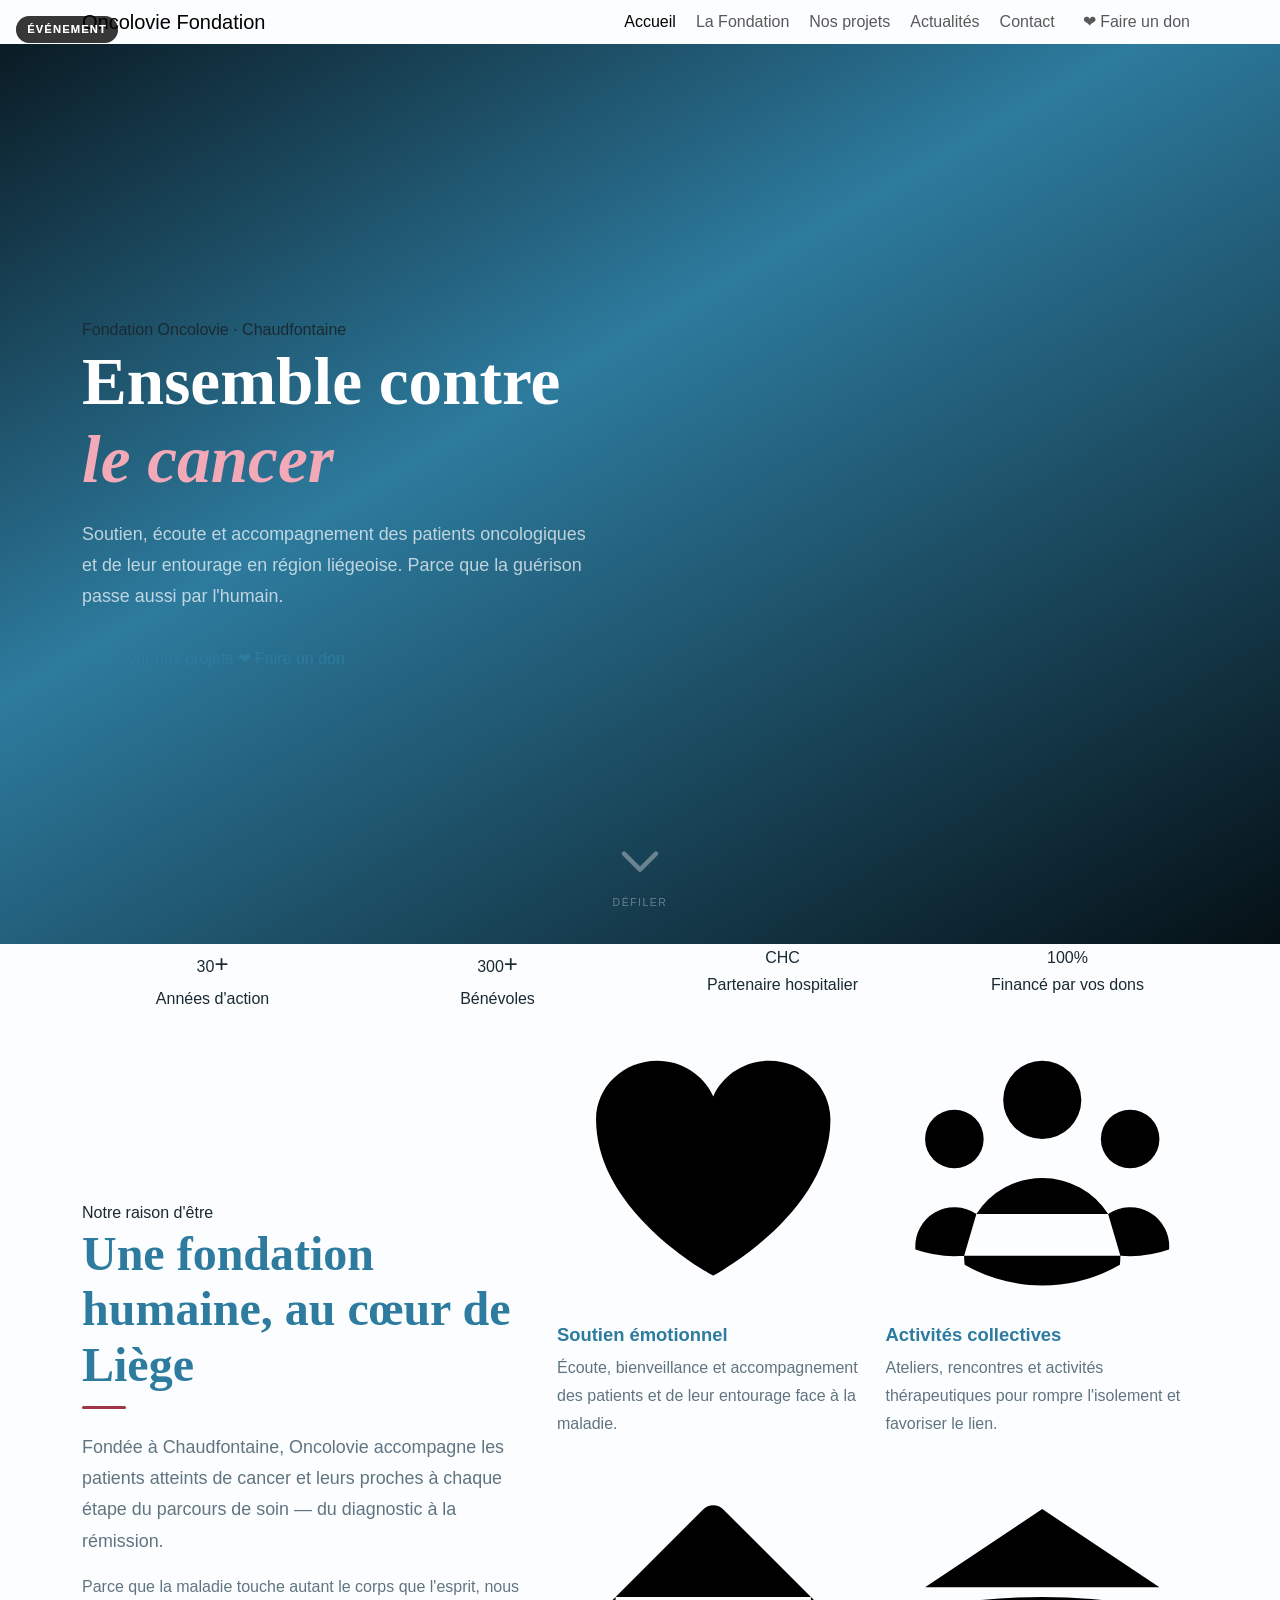
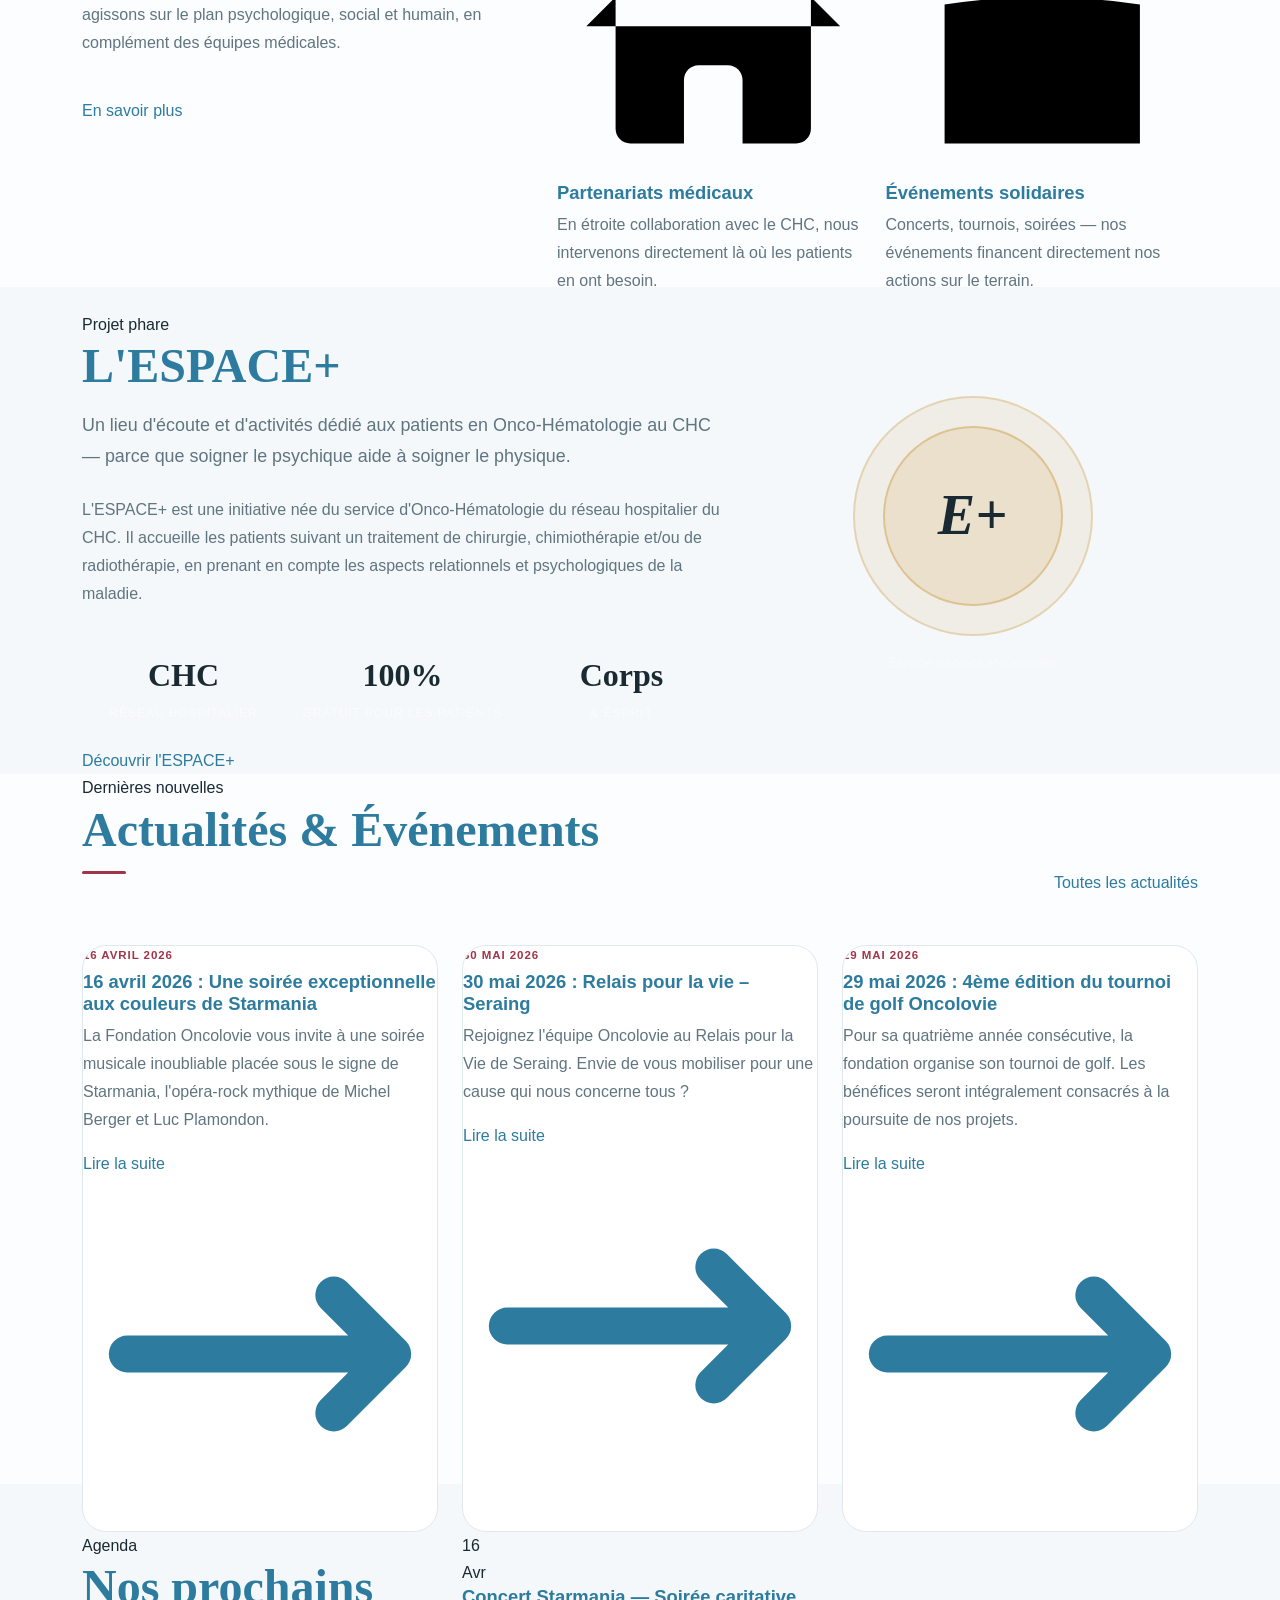
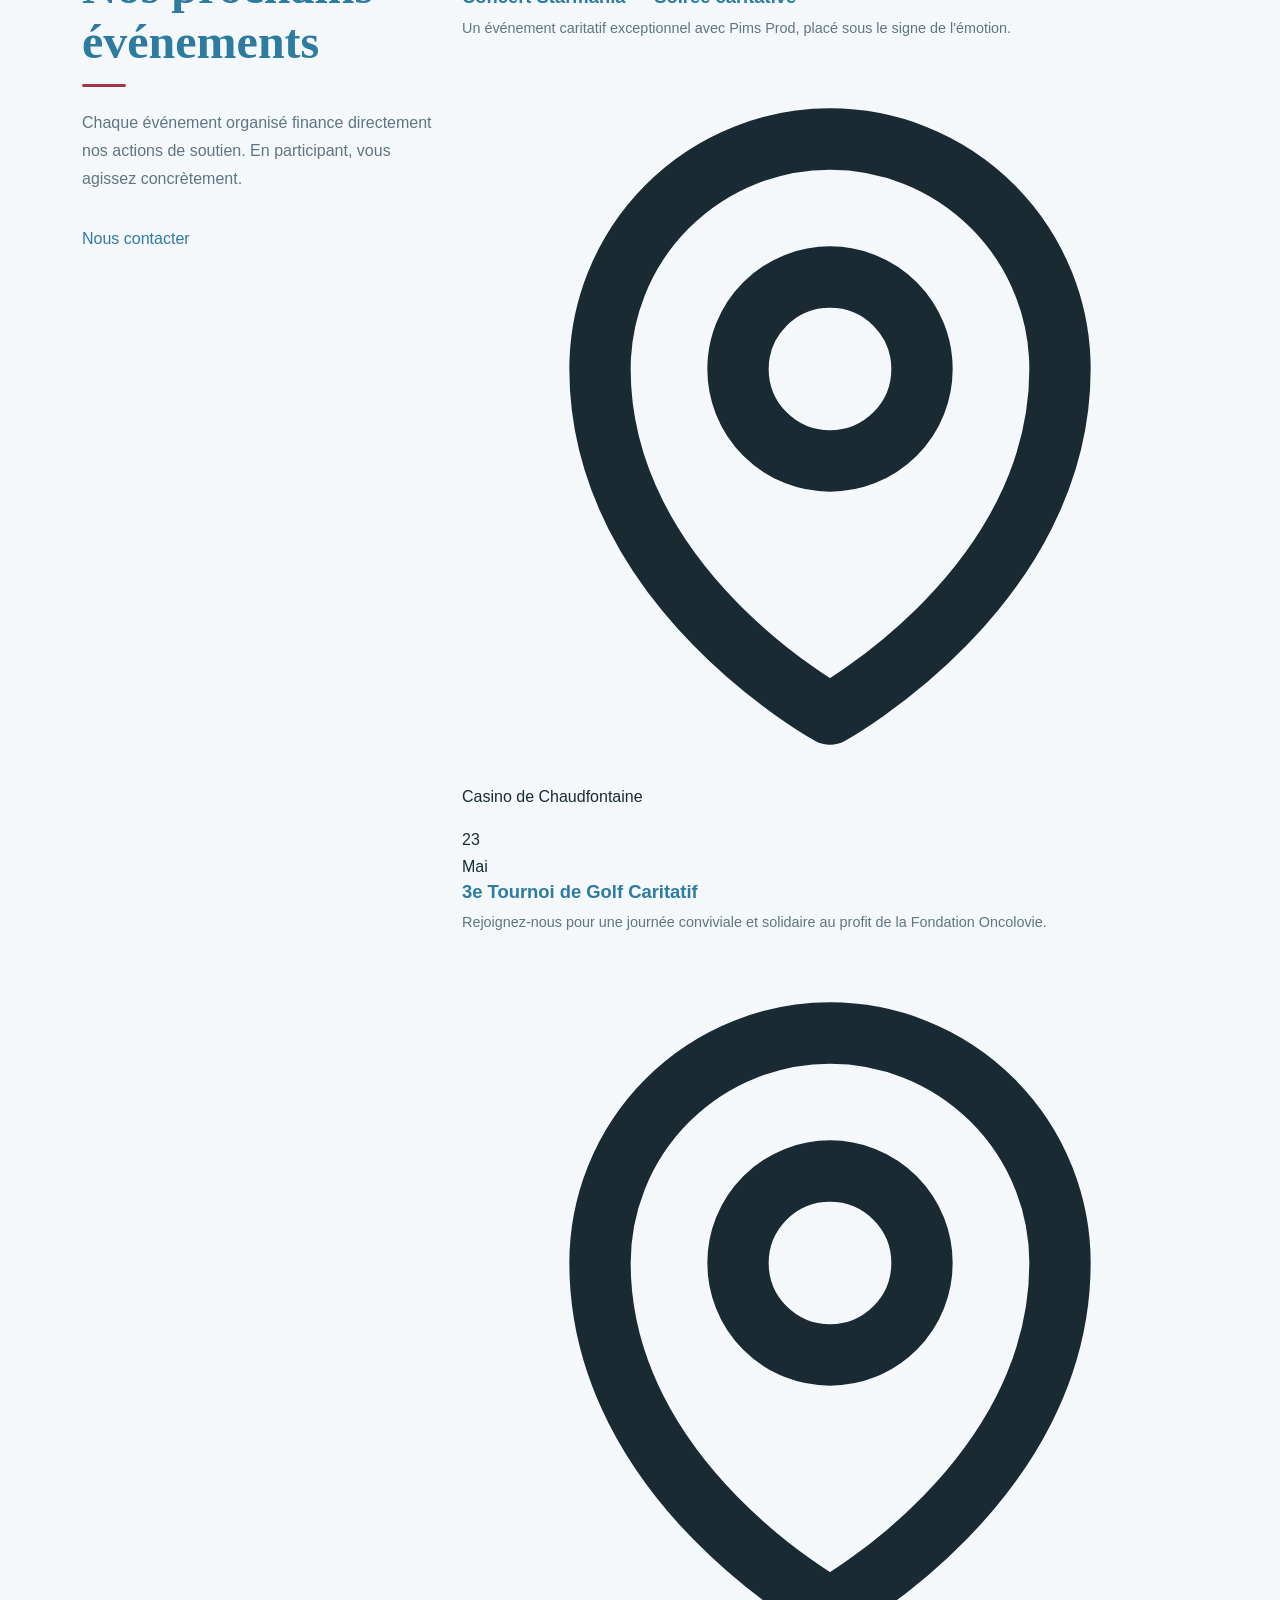
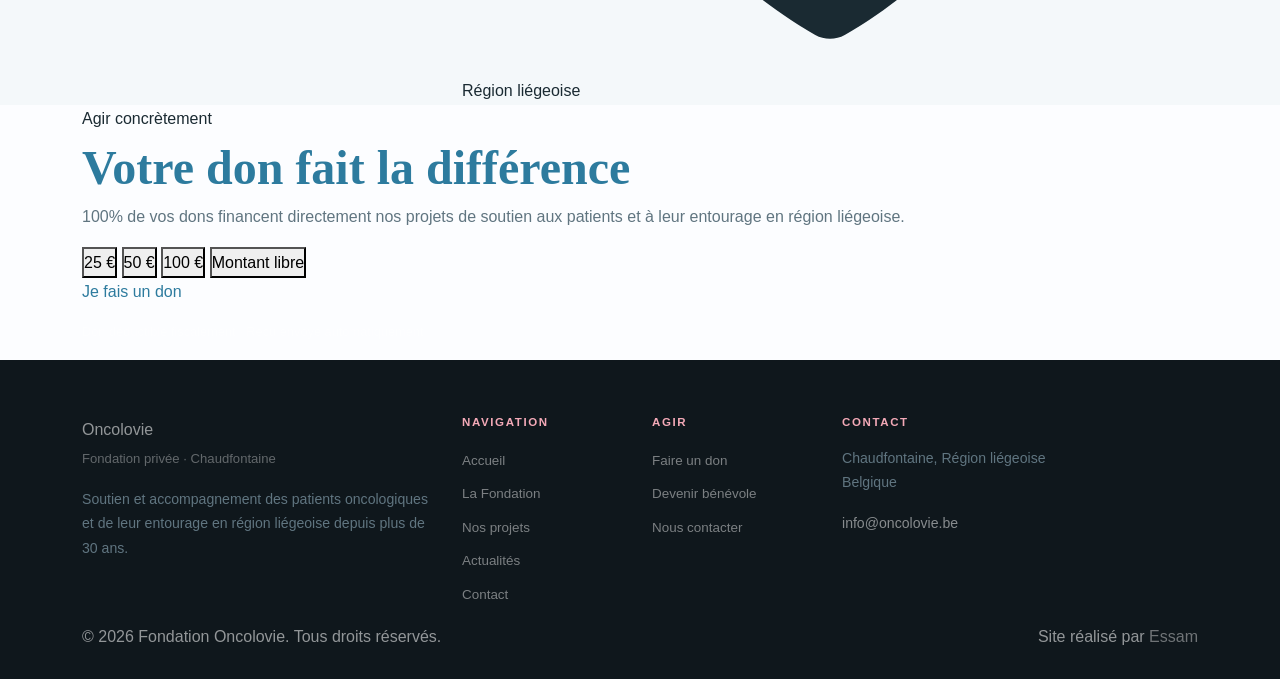
<file: Index.html>
<!DOCTYPE html>

<html lang="fr">
<head>
  <meta charset="UTF-8">
  <meta name="viewport" content="width=device-width, initial-scale=1.0">
  <title>Fondation Oncolovie — Soutien oncologique en région liégeoise</title>
  <meta name="description" content="La Fondation Oncolovie accompagne les patients atteints de cancer et leur entourage en région liégeoise. Découvrez nos projets, événements et comment nous soutenir.">
  <meta property="og:title" content="Fondation Oncolovie">
  <meta property="og:description" content="Soutien et accompagnement des patients oncologiques en région liégeoise.">
  <meta property="og:type" content="website">
  <link rel="stylesheet" href="https://cdn.jsdelivr.net/npm/bootstrap@5.3.3/dist/css/bootstrap.min.css">
  <link rel="stylesheet" href="style.css">
</head>
<body>

<!-- ========================= NAVBAR ========================= -->

<nav class="navbar-onco" id="mainNav">
  <div class="container">
    <nav class="navbar navbar-expand-lg p-0" style="background:transparent;">
      <a class="navbar-brand" href="index.html">
        Oncolovie
        <span class="brand-sub">Fondation</span>
      </a>
      <button class="navbar-toggler ms-auto" type="button" data-bs-toggle="collapse" data-bs-target="#navMenu">
        <span class="navbar-toggler-icon"></span>
      </button>
      <div class="collapse navbar-collapse" id="navMenu">
        <ul class="navbar-nav ms-auto align-items-center gap-1">
          <li class="nav-item"><a class="nav-link active" href="index.html">Accueil</a></li>
          <li class="nav-item"><a class="nav-link" href="la-fondation.html">La Fondation</a></li>
          <li class="nav-item"><a class="nav-link" href="projets.html">Nos projets</a></li>
          <li class="nav-item"><a class="nav-link" href="actualites.html">Actualités</a></li>
          <li class="nav-item"><a class="nav-link" href="contact.html">Contact</a></li>
          <li class="nav-item ms-2">
            <a class="btn-nav-don nav-link" href="contact.html#don">❤ Faire un don</a>
          </li>
        </ul>
      </div>
    </nav>
  </div>
</nav>

<!-- ========================= HERO ========================= -->

<section class="hero" id="hero">
  <div class="hero-grain"></div>
  <div class="hero-decor"></div>
  <div class="container">
    <div class="hero-content" style="max-width:660px;">
      <div class="hero-tag">Fondation Oncolovie · Chaudfontaine</div>
      <h1>Ensemble contre<br><em>le cancer</em></h1>
      <p class="lead mt-3">
        Soutien, écoute et accompagnement des patients oncologiques et de leur entourage en région liégeoise. Parce que la guérison passe aussi par l'humain.
      </p>
      <div class="hero-actions">
        <a href="projets.html" class="btn-primary-custom">Découvrir nos projets</a>
        <a href="contact.html#don" class="btn-accent-custom">❤ Faire un don</a>
      </div>
    </div>
  </div>
  <div class="hero-scroll">
    <svg xmlns="http://www.w3.org/2000/svg" fill="none" viewBox="0 0 24 24" stroke="currentColor"><path stroke-linecap="round" stroke-linejoin="round" stroke-width="2" d="M19 9l-7 7-7-7"/></svg>
    Défiler
  </div>
</section>

<!-- ========================= STATS ========================= -->

<section class="stats-bar">
  <div class="container">
    <div class="row text-center gy-4">
      <div class="col-6 col-md-3">
        <div class="stat-item">
          <div class="num">30<span style="font-size:1.5rem">+</span></div>
          <div class="label">Années d'action</div>
        </div>
      </div>
      <div class="col-6 col-md-3">
        <div class="stat-divider d-none d-md-block"></div>
        <div class="stat-item">
          <div class="num">300<span style="font-size:1.5rem">+</span></div>
          <div class="label">Bénévoles</div>
        </div>
      </div>
      <div class="col-6 col-md-3">
        <div class="stat-divider d-none d-md-block"></div>
        <div class="stat-item">
          <div class="num">CHC</div>
          <div class="label">Partenaire hospitalier</div>
        </div>
      </div>
      <div class="col-6 col-md-3">
        <div class="stat-divider d-none d-md-block"></div>
        <div class="stat-item">
          <div class="num">100%</div>
          <div class="label">Financé par vos dons</div>
        </div>
      </div>
    </div>
  </div>
</section>

<!-- ========================= MISSION ========================= -->

<section class="section-lg">
  <div class="container">
    <div class="row align-items-center gy-5">
      <div class="col-lg-5">
        <span class="section-label">Notre raison d'être</span>
        <h2>Une fondation humaine, au cœur de Liège</h2>
        <div class="divider"></div>
        <p class="lead">
          Fondée à Chaudfontaine, Oncolovie accompagne les patients atteints de cancer et leurs proches à chaque étape du parcours de soin — du diagnostic à la rémission.
        </p>
        <p class="mt-3">
          Parce que la maladie touche autant le corps que l'esprit, nous agissons sur le plan psychologique, social et humain, en complément des équipes médicales.
        </p>
        <a href="la-fondation.html" class="btn-outline-custom mt-4 d-inline-block">En savoir plus</a>
      </div>
      <div class="col-lg-7">
        <div class="row g-3">
          <div class="col-sm-6 fade-up">
            <div class="mission-card">
              <div class="mission-icon">
                <svg viewBox="0 0 24 24" stroke-width="1.5"><path stroke-linecap="round" stroke-linejoin="round" d="M21 8.25c0-2.485-2.099-4.5-4.688-4.5-1.935 0-3.597 1.126-4.312 2.733-.715-1.607-2.377-2.733-4.313-2.733C5.1 3.75 3 5.765 3 8.25c0 7.22 9 12 9 12s9-4.78 9-12z"/></svg>
              </div>
              <h4>Soutien émotionnel</h4>
              <p>Écoute, bienveillance et accompagnement des patients et de leur entourage face à la maladie.</p>
            </div>
          </div>
          <div class="col-sm-6 fade-up fade-up-delay-1">
            <div class="mission-card">
              <div class="mission-icon">
                <svg viewBox="0 0 24 24" stroke-width="1.5"><path stroke-linecap="round" stroke-linejoin="round" d="M18 18.72a9.094 9.094 0 003.741-.479 3 3 0 00-4.682-2.72m.94 3.198l.001.031c0 .225-.012.447-.037.666A11.944 11.944 0 0112 21c-2.17 0-4.207-.576-5.963-1.584A6.062 6.062 0 016 18.719m12 0a5.971 5.971 0 00-.941-3.197m0 0A5.995 5.995 0 0012 12.75a5.995 5.995 0 00-5.058 2.772m0 0a3 3 0 00-4.681 2.72 8.986 8.986 0 003.74.477m.94-3.197a5.971 5.971 0 00-.94 3.197M15 6.75a3 3 0 11-6 0 3 3 0 016 0zm6 3a2.25 2.25 0 11-4.5 0 2.25 2.25 0 014.5 0zm-13.5 0a2.25 2.25 0 11-4.5 0 2.25 2.25 0 014.5 0z"/></svg>
              </div>
              <h4>Activités collectives</h4>
              <p>Ateliers, rencontres et activités thérapeutiques pour rompre l'isolement et favoriser le lien.</p>
            </div>
          </div>
          <div class="col-sm-6 fade-up fade-up-delay-2">
            <div class="mission-card">
              <div class="mission-icon">
                <svg viewBox="0 0 24 24" stroke-width="1.5"><path stroke-linecap="round" stroke-linejoin="round" d="M2.25 12l8.954-8.955c.44-.439 1.152-.439 1.591 0L21.75 12M4.5 9.75v10.125c0 .621.504 1.125 1.125 1.125H9.75v-4.875c0-.621.504-1.125 1.125-1.125h2.25c.621 0 1.125.504 1.125 1.125V21h4.125c.621 0 1.125-.504 1.125-1.125V9.75M8.25 21h8.25"/></svg>
              </div>
              <h4>Partenariats médicaux</h4>
              <p>En étroite collaboration avec le CHC, nous intervenons directement là où les patients en ont besoin.</p>
            </div>
          </div>
          <div class="col-sm-6 fade-up fade-up-delay-3">
            <div class="mission-card">
              <div class="mission-icon">
                <svg viewBox="0 0 24 24" stroke-width="1.5"><path stroke-linecap="round" stroke-linejoin="round" d="M12 21v-8.25M15.75 21v-8.25M8.25 21v-8.25M3 9l9-6 9 6m-1.5 12V10.332A48.36 48.36 0 0012 9.75c-2.551 0-5.056.2-7.5.582V21M3 21h18M12 6.75h.008v.008H12V6.75z"/></svg>
              </div>
              <h4>Événements solidaires</h4>
              <p>Concerts, tournois, soirées — nos événements financent directement nos actions sur le terrain.</p>
            </div>
          </div>
        </div>
      </div>
    </div>
  </div>
</section>

<!-- ========================= ESPACE+ ========================= -->

<section class="section-lg bg-warm">
  <div class="container">
    <div class="project-highlight">
      <div class="project-highlight-body">
        <div class="row align-items-center gy-4">
          <div class="col-lg-7">
            <div class="project-tag">Projet phare</div>
            <h2 class="mb-3">L'ESPACE+</h2>
            <p class="lead mb-4">
              Un lieu d'écoute et d'activités dédié aux patients en Onco-Hématologie au CHC — parce que soigner le psychique aide à soigner le physique.
            </p>
            <p>
              L'ESPACE+ est une initiative née du service d'Onco-Hématologie du réseau hospitalier du CHC. Il accueille les patients suivant un traitement de chirurgie, chimiothérapie et/ou de radiothérapie, en prenant en compte les aspects relationnels et psychologiques de la maladie.
            </p>
            <div class="row mt-4 g-3">
              <div class="col-sm-4 text-center">
                <div style="font-family:'Cormorant Garamond',serif;font-size:2rem;font-weight:700;color:var(--accent);">CHC</div>
                <div style="font-size:.75rem;color:rgba(255,255,255,.5);letter-spacing:.08em;text-transform:uppercase;">Réseau hospitalier</div>
              </div>
              <div class="col-sm-4 text-center">
                <div style="font-family:'Cormorant Garamond',serif;font-size:2rem;font-weight:700;color:var(--accent);">100%</div>
                <div style="font-size:.75rem;color:rgba(255,255,255,.5);letter-spacing:.08em;text-transform:uppercase;">Gratuit pour les patients</div>
              </div>
              <div class="col-sm-4 text-center">
                <div style="font-family:'Cormorant Garamond',serif;font-size:2rem;font-weight:700;color:var(--accent);">Corps</div>
                <div style="font-size:.75rem;color:rgba(255,255,255,.5);letter-spacing:.08em;text-transform:uppercase;">& esprit</div>
              </div>
            </div>
            <a href="projets.html" class="btn-accent-custom mt-4 d-inline-block">Découvrir l'ESPACE+</a>
          </div>
          <div class="col-lg-5 d-flex align-items-center justify-content-center">
            <div style="text-align:center;position:relative;">
              <div style="width:240px;height:240px;border-radius:50%;background:rgba(200,151,58,.1);border:2px solid rgba(200,151,58,.3);display:flex;align-items:center;justify-content:center;margin:0 auto;">
                <div style="width:180px;height:180px;border-radius:50%;background:rgba(200,151,58,.15);border:2px solid rgba(200,151,58,.4);display:flex;align-items:center;justify-content:center;">
                  <div style="font-family:'Cormorant Garamond',serif;font-size:3.5rem;font-weight:700;color:var(--accent);font-style:italic;">E+</div>
                </div>
              </div>
              <p style="color:rgba(255,255,255,.4);font-size:.8rem;margin-top:1rem;font-style:italic;">Espace d'écoute et d'activités</p>
            </div>
          </div>
        </div>
      </div>
    </div>
  </div>
</section>

<!-- ========================= ACTUALITÉS ========================= -->

<section class="section-lg">
  <div class="container">
    <div class="d-flex align-items-end justify-content-between mb-5 flex-wrap gap-3">
      <div>
        <span class="section-label">Dernières nouvelles</span>
        <h2>Actualités & Événements</h2>
        <div class="divider"></div>
      </div>
      <a href="actualites.html" class="btn-outline-custom">Toutes les actualités</a>
    </div>
    <div class="row g-4" id="news-grid">
      <!-- Squelettes de chargement -->
      <div class="col-md-4"><div class="news-skeleton"></div></div>
      <div class="col-md-4"><div class="news-skeleton"></div></div>
      <div class="col-md-4"><div class="news-skeleton"></div></div>
    </div>
  </div>
</section>

<!-- ========================= ÉVÉNEMENTS ========================= -->

<section class="section-md bg-warm">
  <div class="container">
    <div class="row gy-5">
      <div class="col-lg-4">
        <span class="section-label">Agenda</span>
        <h2>Nos prochains<br>événements</h2>
        <div class="divider"></div>
        <p>Chaque événement organisé finance directement nos actions de soutien. En participant, vous agissez concrètement.</p>
        <a href="contact.html" class="btn-primary-custom mt-3 d-inline-block">Nous contacter</a>
      </div>
      <div class="col-lg-8">
        <div class="d-flex flex-column gap-3">
          <div class="event-item fade-up">
            <div class="event-date-block">
              <div class="day">16</div>
              <div class="month">Avr</div>
            </div>
            <div class="event-content">
              <h4>Concert Starmania — Soirée caritative</h4>
              <p style="font-size:.9rem;margin-bottom:.4rem;">Un événement caritatif exceptionnel avec Pims Prod, placé sous le signe de l'émotion.</p>
              <div class="event-location">
                <svg xmlns="http://www.w3.org/2000/svg" fill="none" viewBox="0 0 24 24" stroke="currentColor" stroke-width="2"><path stroke-linecap="round" stroke-linejoin="round" d="M15 10.5a3 3 0 11-6 0 3 3 0 016 0z"/><path stroke-linecap="round" stroke-linejoin="round" d="M19.5 10.5c0 7.142-7.5 11.25-7.5 11.25S4.5 17.642 4.5 10.5a7.5 7.5 0 1115 0z"/></svg>
                Casino de Chaudfontaine
              </div>
            </div>
          </div>
          <div class="event-item fade-up fade-up-delay-1">
            <div class="event-date-block">
              <div class="day">23</div>
              <div class="month">Mai</div>
            </div>
            <div class="event-content">
              <h4>3e Tournoi de Golf Caritatif</h4>
              <p style="font-size:.9rem;margin-bottom:.4rem;">Rejoignez-nous pour une journée conviviale et solidaire au profit de la Fondation Oncolovie.</p>
              <div class="event-location">
                <svg xmlns="http://www.w3.org/2000/svg" fill="none" viewBox="0 0 24 24" stroke="currentColor" stroke-width="2"><path stroke-linecap="round" stroke-linejoin="round" d="M15 10.5a3 3 0 11-6 0 3 3 0 016 0z"/><path stroke-linecap="round" stroke-linejoin="round" d="M19.5 10.5c0 7.142-7.5 11.25-7.5 11.25S4.5 17.642 4.5 10.5a7.5 7.5 0 1115 0z"/></svg>
                Région liégeoise
              </div>
            </div>
          </div>
        </div>
      </div>
    </div>
  </div>
</section>

<!-- ========================= DON CTA ========================= -->

<section class="section-lg">
  <div class="container">
    <div class="don-cta">
      <span class="section-label">Agir concrètement</span>
      <h2 class="mt-2">Votre don fait la différence</h2>
      <p>100% de vos dons financent directement nos projets de soutien aux patients et à leur entourage en région liégeoise.</p>
      <div class="don-amounts">
        <button class="don-amount-btn" onclick="selectAmount(this, 25)">25 €</button>
        <button class="don-amount-btn active" onclick="selectAmount(this, 50)">50 €</button>
        <button class="don-amount-btn" onclick="selectAmount(this, 100)">100 €</button>
        <button class="don-amount-btn" onclick="selectAmount(this, 'libre')">Montant libre</button>
      </div>
      <a href="contact.html#don" class="btn-accent-custom">Je fais un don</a>
      <p class="mt-3" style="font-size:.8rem;color:rgba(255,255,255,.4);">Don déductible fiscalement · Reçu envoyé automatiquement</p>
    </div>
  </div>
</section>

<!-- ========================= FOOTER ========================= -->

<footer>
  <div class="container">
    <div class="row gy-5">
      <div class="col-lg-4">
        <div class="footer-logo">Oncolovie</div>
        <p style="font-size:.82rem;color:rgba(255,255,255,.35);margin-top:.3rem;">Fondation privée · Chaudfontaine</p>
        <p style="font-size:.88rem;margin-top:1rem;">Soutien et accompagnement des patients oncologiques et de leur entourage en région liégeoise depuis plus de 30 ans.</p>
      </div>
      <div class="col-6 col-lg-2">
        <h5>Navigation</h5>
        <ul>
          <li><a href="index.html">Accueil</a></li>
          <li><a href="la-fondation.html">La Fondation</a></li>
          <li><a href="projets.html">Nos projets</a></li>
          <li><a href="actualites.html">Actualités</a></li>
          <li><a href="contact.html">Contact</a></li>
        </ul>
      </div>
      <div class="col-6 col-lg-2">
        <h5>Agir</h5>
        <ul>
          <li><a href="contact.html#don">Faire un don</a></li>
          <li><a href="contact.html#benevole">Devenir bénévole</a></li>
          <li><a href="contact.html">Nous contacter</a></li>
        </ul>
      </div>
      <div class="col-lg-4">
        <h5>Contact</h5>
        <p style="font-size:.88rem;">Chaudfontaine, Région liégeoise<br>Belgique</p>
        <p style="font-size:.88rem;margin-top:.75rem;"><a href="mailto:info@oncolovie.be" style="color:rgba(255,255,255,.5);">info@oncolovie.be</a></p>
      </div>
    </div>
    <div class="footer-bottom d-flex justify-content-between flex-wrap gap-2">
      <span>© 2026 Fondation Oncolovie. Tous droits réservés.</span>
      <span>Site réalisé par <a href="#" style="color:rgba(255,255,255,.4);">Essam</a></span>
    </div>
  </div>
</footer>

<script src="https://cdn.jsdelivr.net/npm/bootstrap@5.3.3/dist/js/bootstrap.bundle.min.js"></script>

<script>
// --- Navbar scroll ---
const nav = document.getElementById('mainNav');
window.addEventListener('scroll', () => {
  nav.classList.toggle('scrolled', window.scrollY > 60);
});

// --- Actualités depuis news.json (3 plus récentes) ---
function formatDate(dateStr) {
  const d = new Date(dateStr);
  return d.toLocaleDateString('fr-BE', { day: 'numeric', month: 'long', year: 'numeric' });
}

function buildNewsCard(item) {
  const tagColors = {
    'Événement': '#c8973a',
    'Projet': '#7b2d42',
    'Actualité': '#3a6b7b'
  };
  const color = tagColors[item.tag] || '#7b2d42';
  return `
    <div class="col-md-4 fade-up">
      <div class="news-card">
        <div class="news-card-img">
          <span class="news-card-img-placeholder" style="background:linear-gradient(135deg,${color},${color}99)"></span>
          <span style="position:absolute;top:1rem;left:1rem;background:rgba(0,0,0,.4);color:#fff;
            font-size:.7rem;font-weight:600;letter-spacing:.1em;text-transform:uppercase;
            padding:.25rem .7rem;border-radius:50px;">${item.tag}</span>
        </div>
        <div class="news-card-body">
          <div class="news-date">${formatDate(item.date)}</div>
          <h4>${item.titre}</h4>
          <p>${item.extrait}</p>
          <a href="${item.lien}" class="lire-suite">
            Lire la suite
            <svg xmlns="http://www.w3.org/2000/svg" fill="none" viewBox="0 0 24 24" stroke="currentColor" stroke-width="2.5">
              <path stroke-linecap="round" stroke-linejoin="round" d="M17 8l4 4m0 0l-4 4m4-4H3"/>
            </svg>
          </a>
        </div>
      </div>
    </div>`;
}

fetch('news.json')
  .then(r => r.json())
  .then(data => {
    const grid = document.getElementById('news-grid');
    const latest = data.slice(0, 3);
    grid.innerHTML = latest.map(buildNewsCard).join('');
    // Trigger fade-up
    setTimeout(() => {
      grid.querySelectorAll('.fade-up').forEach(el => el.classList.add('visible'));
    }, 100);
  })
  .catch(() => {
    document.getElementById('news-grid').innerHTML =
      '<div class="col-12 text-center"><p>Actualités bientôt disponibles.</p></div>';
  });

// --- Scroll animations ---
const observer = new IntersectionObserver(entries => {
  entries.forEach(e => { if (e.isIntersecting) e.target.classList.add('visible'); });
}, { threshold: 0.15 });
document.querySelectorAll('.fade-up').forEach(el => observer.observe(el));

// --- Don amounts ---
function selectAmount(btn, amount) {
  document.querySelectorAll('.don-amount-btn').forEach(b => b.classList.remove('active'));
  btn.classList.add('active');
}
</script>

</body>
</html>
</file>
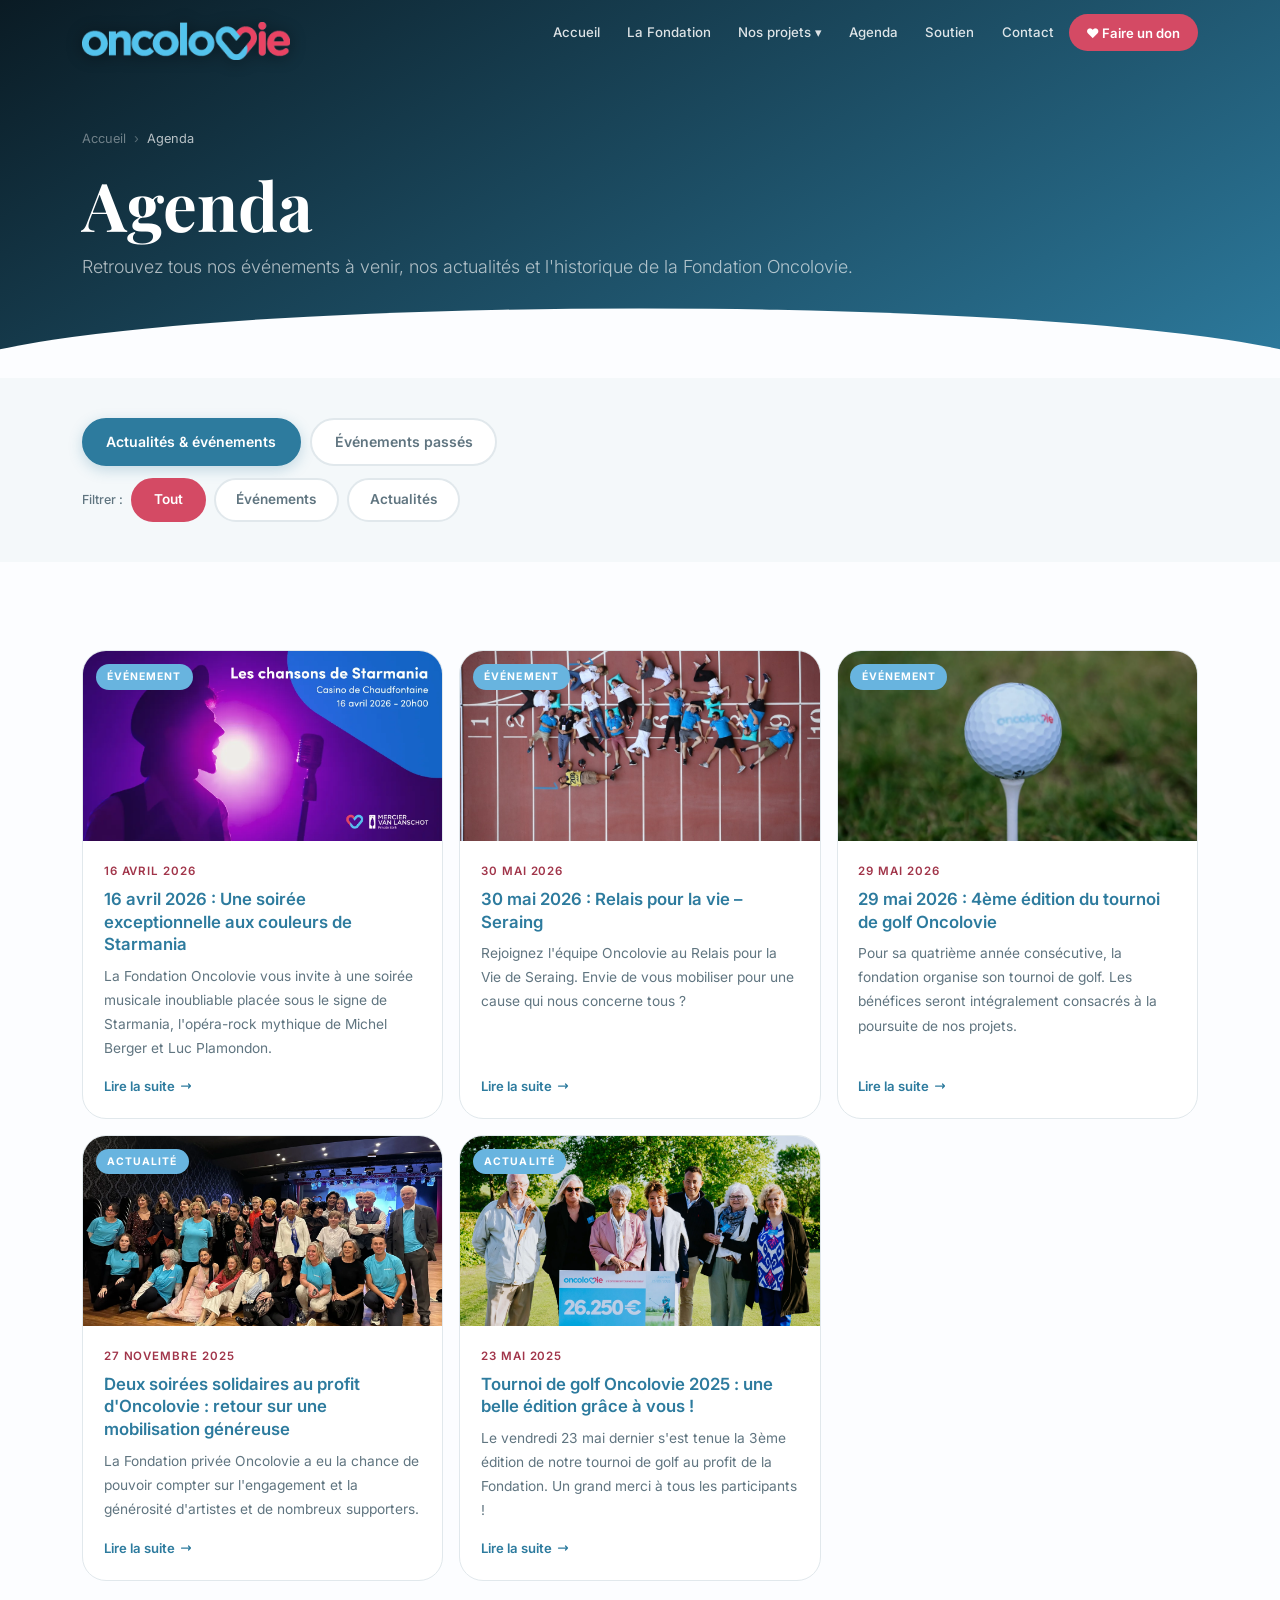
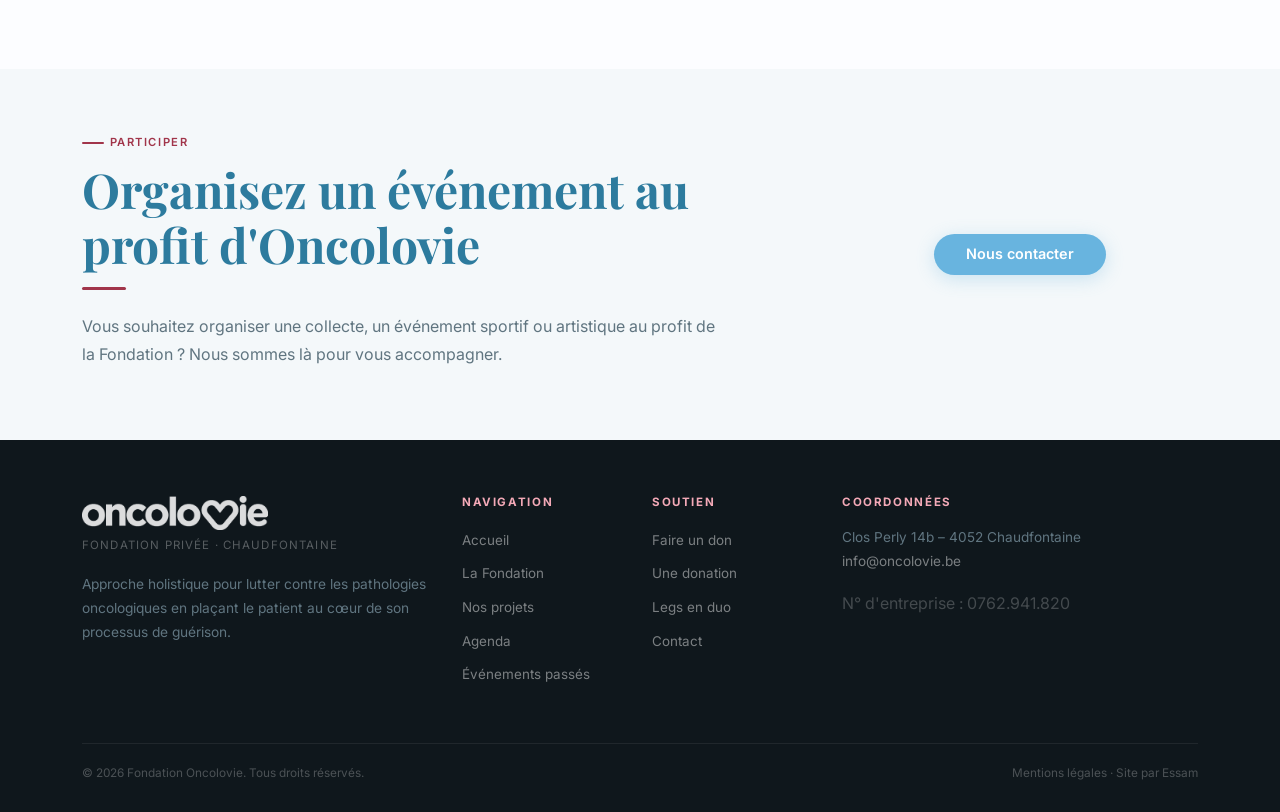
<file: actualites.html>
<!DOCTYPE html>
<html lang="fr">
<head>
  <meta charset="UTF-8">
  <link rel="icon" href="images/Logo.png" type="image/png">
  <meta name="viewport" content="width=device-width, initial-scale=1.0">
  <title>Agenda — Fondation Oncolovie</title>
  <link rel="stylesheet" href="https://cdn.jsdelivr.net/npm/bootstrap@5.3.3/dist/css/bootstrap.min.css">
  <link rel="preconnect" href="https://fonts.googleapis.com">
  <link rel="preconnect" href="https://fonts.gstatic.com" crossorigin>
  <link href="https://fonts.googleapis.com/css2?family=Playfair+Display:ital,wght@0,500;0,700;1,500&family=Inter:wght@300;400;500;600&display=swap" rel="stylesheet">
  <link rel="stylesheet" href="style.css">
  <meta name="description" content="Toutes les actualités, événements à venir et événements passés de la Fondation Oncolovie.">
</head>
<body>
<nav class="nav-wrap" id="nav">
  <div class="container">
    <div class="nav-inner">
      <a class="nav-brand" href="index.html"><img src="images/Logo.png" alt="Oncolovie" class="nav-logo"></a>
      <button class="hamburger" id="hbg" onclick="toggleNav()" aria-label="Menu">
        <span></span><span></span><span></span>
      </button>
      <ul class="nav-links" id="navlinks">
        <li><a href="index.html">Accueil</a></li>
        <li><a href="la-fondation.html">La Fondation</a></li>
        <li class="has-drop"><a href="projets.html">Nos projets ▾</a><div class="drop">
          <a href="projets.html#bons-cadeaux">Bons cadeaux – aidants proches</a>
          <a href="projets.html#soins-palliatifs">Les soins palliatifs</a>
          <a href="projets.html#psychomotricite">Module de psychomotricité</a>
          <a href="projets.html#aide-financiere">Aide financière aux parents</a>
          <a href="projets.html#reflexologie">Réflexologie plantaire</a>
          <a href="projets.html#bien-etre-had">Bien-être & HAD</a>
        </div></li>
        <li><a href="actualites.html">Agenda</a></li>
                <li><a href="soutien.html">Soutien</a></li>
        <li><a href="contact.html">Contact</a></li>
        <li><a href="soutien.html#don" class="nav-don">❤ Faire un don</a></li>
      </ul>
    </div>
  </div>
</nav>

<section class="page-hero">
  <div class="container" style="position:relative;z-index:2;">
    <div class="bc"><a href="index.html">Accueil</a><span>›</span><span class="cur">Agenda</span></div>
    <h1>Agenda</h1>
    <p class="lead mt-2">Retrouvez tous nos événements à venir, nos actualités et l'historique de la Fondation Oncolovie.</p>
  </div>
</section>

<section class="sec-sm bg-warm">
  <div class="container">

    <!-- Onglets principaux (pill tabs) -->
    <div style="display:flex;gap:.6rem;flex-wrap:wrap;margin-bottom:.75rem;">
      <button class="tab-pill active" id="tab-actu" onclick="switchTab('actu')">
        Actualités &amp; événements
      </button>
      <button class="tab-pill" id="tab-hist" onclick="switchTab('hist')">
        Événements passés
      </button>
    </div>

    <!-- Sous-filtres Actualités (visibles par défaut) -->
    <div id="filters-actu" style="display:flex;gap:.5rem;flex-wrap:wrap;align-items:center;">
      <span style="font-size:.78rem;font-weight:500;color:var(--muted);">Filtrer :</span>
      <button class="amt filter-btn on" onclick="filterActu(this,'Tout')">Tout</button>
      <button class="amt filter-btn" onclick="filterActu(this,'Événement')">Événements</button>
      <button class="amt filter-btn" onclick="filterActu(this,'Actualité')">Actualités</button>
    </div>

    <!-- Sous-filtres Événements passés (cachés par défaut) -->
    <div id="filters-hist" style="display:none;gap:.5rem;flex-wrap:wrap;align-items:center;">
      <span style="font-size:.78rem;font-weight:500;color:var(--muted);">Filtrer :</span>
      <button class="amt filter-btn on" onclick="filterHist(this,'Tout')">Tout</button>
      <button class="amt filter-btn" onclick="filterHist(this,'Golf')">Golf</button>
      <button class="amt filter-btn" onclick="filterHist(this,'Spectacle')">Spectacles</button>
      <button class="amt filter-btn" onclick="filterHist(this,'Moto')">Moto</button>
      <button class="amt filter-btn" onclick="filterHist(this,'Solidarité')">Solidarité</button>
      <button class="amt filter-btn" onclick="filterHist(this,'Exposition')">Exposition</button>
    </div>

  </div>
</section>

<section class="sec">
  <div class="container">

    <!-- Panel Actualités -->
    <div id="panel-actu">
      <div class="row g-3" id="news-all">
        <div class="col-md-4"><div class="skeleton"></div></div>
        <div class="col-md-4"><div class="skeleton"></div></div>
        <div class="col-md-4"><div class="skeleton"></div></div>
      </div>
      <div id="no-r-actu" style="display:none;" class="text-center py-5">
        <p>Aucun article dans cette catégorie.</p>
      </div>
    </div>

    <!-- Panel Événements passés -->
    <div id="panel-hist" style="display:none;">
      <div class="row g-3" id="hist-all">
        <div class="col-md-4"><div class="skeleton"></div></div>
        <div class="col-md-4"><div class="skeleton"></div></div>
        <div class="col-md-4"><div class="skeleton"></div></div>
      </div>
      <div id="no-r-hist" style="display:none;" class="text-center py-5">
        <p>Aucun événement dans cette catégorie.</p>
      </div>
    </div>

  </div>
</section>

<section class="sec-md bg-warm">
  <div class="container">
    <div class="row align-items-center gy-4">
      <div class="col-lg-7 fu">
        <div class="tag">Participer</div>
        <h2>Organisez un événement au profit d'Oncolovie</h2>
        <div class="divider"></div>
        <p>Vous souhaitez organiser une collecte, un événement sportif ou artistique au profit de la Fondation ? Nous sommes là pour vous accompagner.</p>
      </div>
      <div class="col-lg-4 offset-lg-1 text-center fu d1">
        <a href="contact.html" class="btn btn-rose">Nous contacter</a>
      </div>
    </div>
  </div>
</section>

<footer>
  <div class="container">
    <div class="row gy-4">
      <div class="col-lg-4">
        <img src="images/Logo.png" alt="Oncolovie" style="height:34px;margin-bottom:.4rem;filter:brightness(0) invert(1);opacity:.85;display:block;">
        <div class="foot-sub mt-1">Fondation privée · Chaudfontaine</div>
        <p style="font-size:.86rem;margin-top:1rem;">Approche holistique pour lutter contre les pathologies oncologiques en plaçant le patient au cœur de son processus de guérison.</p>
      </div>
      <div class="col-6 col-lg-2">
        <h5>Navigation</h5>
        <ul>
          <li><a href="index.html">Accueil</a></li>
          <li><a href="la-fondation.html">La Fondation</a></li>
          <li><a href="projets.html">Nos projets</a></li>
          
          <li><a href="actualites.html">Agenda</a></li>
          <li><a href="actualites.html#passes">Événements passés</a></li>
        </ul>
      </div>
      <div class="col-6 col-lg-2">
        <h5>Soutien</h5>
        <ul>
          <li><a href="soutien.html#don">Faire un don</a></li>
          <li><a href="soutien.html#donation">Une donation</a></li>
          <li><a href="soutien.html#legs">Legs en duo</a></li>
          <li><a href="contact.html">Contact</a></li>
        </ul>
      </div>
      <div class="col-lg-4">
        <h5>Coordonnées</h5>
        <p style="font-size:.85rem;">Clos Perly 14b – 4052 Chaudfontaine<br>
          <a href="mailto:info@oncolovie.be" class="footer-link">info@oncolovie.be</a></p>
        <p class="foot-nr mt-2">N° d'entreprise : 0762.941.820</p>
      </div>
    </div>
    <div class="foot-bottom">
      <span>© 2026 Fondation Oncolovie. Tous droits réservés.</span>
      <span><a href="mentions-legales.html">Mentions légales</a> · Site par <a href="https://venomenale.github.io/DAFA/">Essam</a></span>
    </div>
  </div>
</footer>

<script src="https://cdn.jsdelivr.net/npm/bootstrap@5.3.3/dist/js/bootstrap.bundle.min.js"></script>
<script>
/* ---- NAV ---- */
const navEl = document.getElementById('nav');
if(navEl) window.addEventListener('scroll', function(){ navEl.classList.toggle('solid', window.scrollY > 50); });

function toggleNav(){
  var nl = document.getElementById('navlinks');
  var hbg = document.getElementById('hbg');
  nl.classList.toggle('open');
  hbg.classList.toggle('is-open');
  if(!nl.classList.contains('open')){
    document.querySelectorAll('.has-drop').forEach(function(el){ el.classList.remove('open-drop'); });
  }
}

document.querySelectorAll('.has-drop > a').forEach(function(a){
  a.addEventListener('click', function(e){
    if(window.innerWidth < 992){
      e.preventDefault();
      var p = this.closest('.has-drop');
      var was = p.classList.contains('open-drop');
      document.querySelectorAll('.has-drop').forEach(function(el){ el.classList.remove('open-drop'); });
      if(!was) p.classList.add('open-drop');
    }
  });
});

document.querySelectorAll('.nav-links li:not(.has-drop) a').forEach(function(a){
  a.addEventListener('click', function(){
    if(window.innerWidth < 992){
      document.getElementById('navlinks').classList.remove('open');
      document.getElementById('hbg').classList.remove('is-open');
    }
  });
});

document.addEventListener('click', function(e){
  var nav = document.getElementById('nav');
  if(nav && !nav.contains(e.target)){
    document.getElementById('navlinks').classList.remove('open');
    document.getElementById('hbg').classList.remove('is-open');
    document.querySelectorAll('.has-drop').forEach(function(el){ el.classList.remove('open-drop'); });
  }
});

const obs = new IntersectionObserver(function(entries){
  entries.forEach(function(e){ if(e.isIntersecting) e.target.classList.add('in'); });
}, {threshold: 0.1});
document.querySelectorAll('.fu').forEach(function(el){ obs.observe(el); });

/* ---- ONGLETS ---- */
var currentTab = 'actu';

function switchTab(tab){
  currentTab = tab;
  /* Onglets */
  document.getElementById('tab-actu').classList.toggle('active', tab === 'actu');
  document.getElementById('tab-hist').classList.toggle('active', tab === 'hist');
  /* Panels */
  document.getElementById('panel-actu').style.display = tab === 'actu' ? '' : 'none';
  document.getElementById('panel-hist').style.display = tab === 'hist' ? '' : 'none';
  /* Sous-filtres — pas de classe Bootstrap, contrôle pur inline */
  var fa = document.getElementById('filters-actu');
  var fh = document.getElementById('filters-hist');
  fa.style.display = tab === 'actu' ? 'flex' : 'none';
  fh.style.display = tab === 'hist' ? 'flex' : 'none';
  /* Hash URL */
  if(tab === 'hist') history.replaceState(null, '', '#passes');
  else history.replaceState(null, '', window.location.pathname);
}

/* ---- ACTUALITÉS ---- */
var allNews = [];
function fmtDate(s){ return new Date(s).toLocaleDateString('fr-BE',{day:'numeric',month:'long',year:'numeric'}); }

function buildNewsCard(item){
  var img = item.image
    ? '<div class="news-thumb"><img src="' + item.image + '" alt="' + item.titre + '" loading="lazy"><span class="news-badge">' + item.tag + '</span></div>'
    : '<div class="news-thumb-fallback"></div>';
  return '<div class="col-md-4" data-tag="' + item.tag + '"><div class="news-card">' + img + '<div class="news-body"><div class="news-date">' + fmtDate(item.date) + '</div><h4>' + item.titre + '</h4><p>' + item.extrait + '</p><a href="' + item.lien + '" class="more-link">Lire la suite <svg viewBox="0 0 24 24" fill="none" stroke="currentColor" stroke-width="2.5" style="width:12px;height:12px"><path stroke-linecap="round" stroke-linejoin="round" d="M17 8l4 4m0 0l-4 4m4-4H3"/></svg></a></div></div></div>';
}

function renderNews(data){
  var g = document.getElementById('news-all');
  if(!g) return;
  if(!data.length){ g.innerHTML=''; document.getElementById('no-r-actu').style.display='block'; return; }
  document.getElementById('no-r-actu').style.display='none';
  g.innerHTML = data.map(buildNewsCard).join('');
}

function filterActu(btn, tag){
  document.querySelectorAll('#filters-actu .filter-btn').forEach(function(b){ b.classList.remove('on'); });
  btn.classList.add('on');
  renderNews(tag === 'Tout' ? allNews : allNews.filter(function(n){ return n.tag === tag; }));
}

fetch('./news.json')
  .then(function(r){ return r.json(); })
  .then(function(d){ allNews = d; renderNews(d); })
  .catch(function(){
    var g = document.getElementById('news-all');
    if(g) g.innerHTML = '<div class="col-12 text-center py-4"><p>Actualités bientôt disponibles.</p></div>';
  });

/* ---- ÉVÉNEMENTS PASSÉS ---- */
var allHist = [];

function buildHistCard(item){
  var img = item.image
    ? '<div class="news-thumb"><img src="' + item.image + '" alt="' + item.titre + '" loading="lazy"><span class="news-badge">' + item.tag + '</span></div>'
    : '<div class="news-thumb" style="background:linear-gradient(135deg,var(--rose),var(--rose-l));position:relative;"><span class="news-badge" style="position:absolute;top:.8rem;left:.8rem;">' + item.tag + '</span></div>';
  return '<div class="col-md-4" data-tag="' + item.tag + '"><div class="news-card">' + img + '<div class="news-body"><div class="news-date">' + fmtDate(item.date) + '</div><h4>' + item.titre + '</h4><p>' + item.extrait + '</p><a href="' + item.lien + '" class="more-link">Lire la suite <svg viewBox="0 0 24 24" fill="none" stroke="currentColor" stroke-width="2.5" style="width:12px;height:12px"><path stroke-linecap="round" stroke-linejoin="round" d="M17 8l4 4m0 0l-4 4m4-4H3"/></svg></a></div></div></div>';
}

function renderHist(data){
  var g = document.getElementById('hist-all');
  if(!g) return;
  if(!data.length){ g.innerHTML=''; document.getElementById('no-r-hist').style.display='block'; return; }
  document.getElementById('no-r-hist').style.display='none';
  g.innerHTML = data.map(buildHistCard).join('');
}

function filterHist(btn, tag){
  document.querySelectorAll('#filters-hist .filter-btn').forEach(function(b){ b.classList.remove('on'); });
  btn.classList.add('on');
  renderHist(tag === 'Tout' ? allHist : allHist.filter(function(n){ return n.tag === tag; }));
}

fetch('./historique.json')
  .then(function(r){ return r.json(); })
  .then(function(d){ allHist = d; renderHist(d); })
  .catch(function(){
    var g = document.getElementById('hist-all');
    if(g) g.innerHTML = '<div class="col-12 text-center py-4"><p>Historique bientôt disponible.</p></div>';
  });

/* ---- Activation via hash #passes ---- */
if(window.location.hash === '#passes'){
  switchTab('hist');
}
</script>
</body>
</html>
</file>
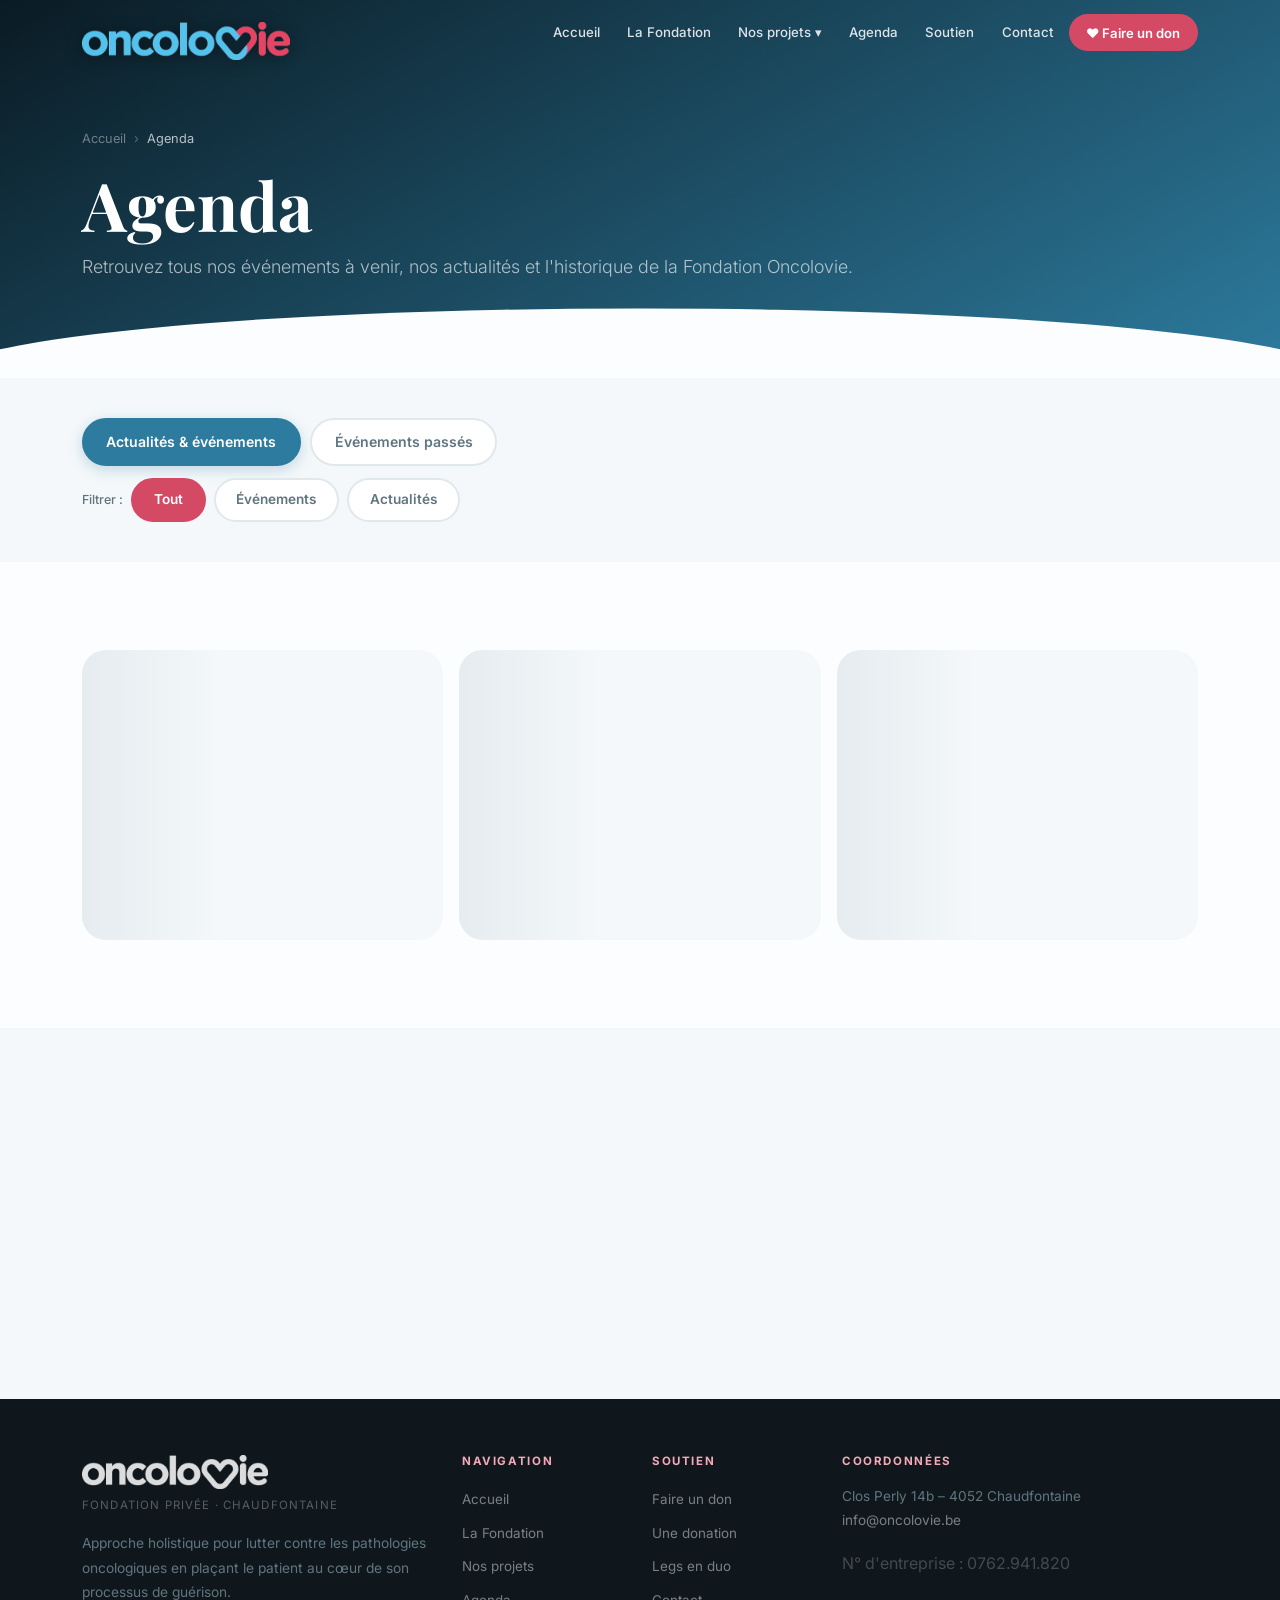
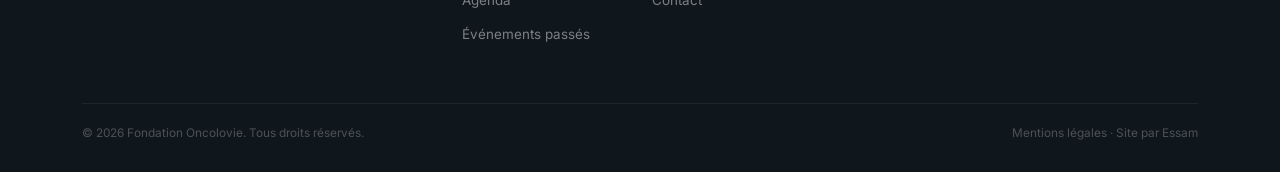
<file: agenda.html>
<!DOCTYPE html>
<html lang="fr">
<head>
  <meta charset="UTF-8">
  <meta http-equiv="refresh" content="0;url=actualites.html">
  <title>Agenda — Fondation Oncolovie</title>
</head>
<body>
  <p>Redirection vers <a href="actualites.html">l'agenda</a>…</p>
</body>
</html>
</file>
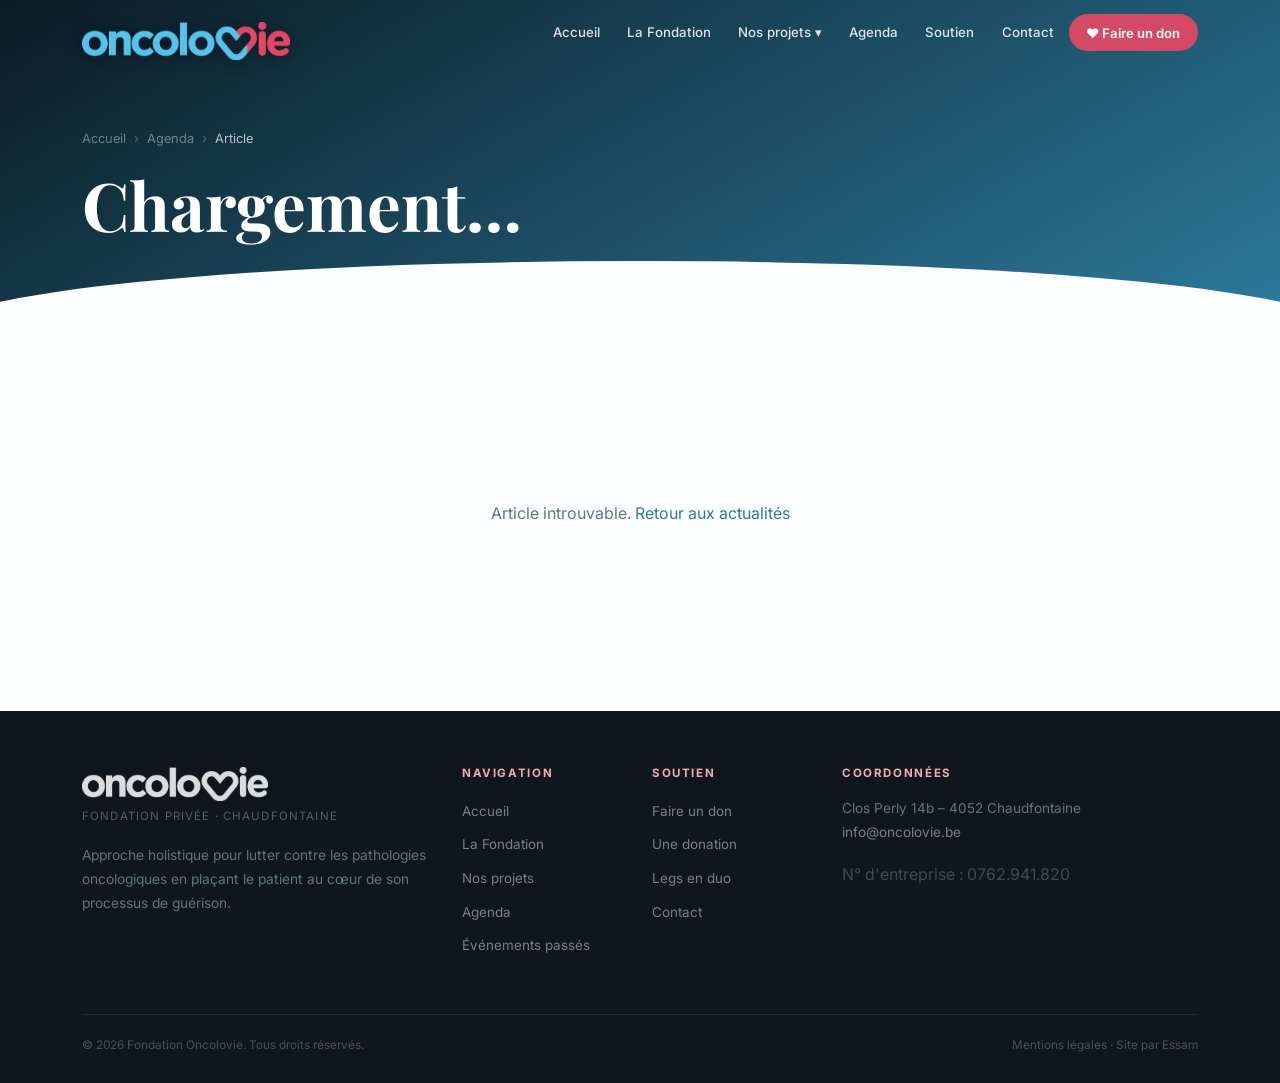
<file: article.html>
<!DOCTYPE html>
<html lang="fr">
<head>
  <meta charset="UTF-8">
  <link rel="icon" href="images/Logo.png" type="image/png">
  <meta name="viewport" content="width=device-width, initial-scale=1.0">
  <title>Article — Fondation Oncolovie</title>
  <link rel="stylesheet" href="https://cdn.jsdelivr.net/npm/bootstrap@5.3.3/dist/css/bootstrap.min.css">
  <link rel="preconnect" href="https://fonts.googleapis.com">
  <link rel="preconnect" href="https://fonts.gstatic.com" crossorigin>
  <link href="https://fonts.googleapis.com/css2?family=Playfair+Display:ital,wght@0,500;0,700;1,500&family=Inter:wght@300;400;500;600&display=swap" rel="stylesheet">
  <link rel="stylesheet" href="style.css">
  <meta name="description" content="Article — Fondation Oncolovie">
  <style>
    .article-img { width: 100%; max-height: 420px; object-fit: cover; border-radius: var(--radius-lg); margin-bottom: 2rem; display: block; }
    .article-img-placeholder { width: 100%; height: 320px; background: linear-gradient(135deg, var(--rose), var(--rose-l)); border-radius: var(--radius-lg); margin-bottom: 2rem; }
    .article-body h3 { color: var(--rose-d); margin: 1.8rem 0 .7rem; font-size: 1.4rem; }
    .article-body p { color: var(--muted); line-height: 1.85; margin-bottom: 1rem; }
    .article-body ul { color: var(--muted); padding-left: 1.4rem; margin-bottom: 1rem; }
    .article-body ul li { margin-bottom: .35rem; line-height: 1.7; }
    .article-body a { color: var(--rose); font-weight: 500; }
    .article-body strong { color: var(--ink); }
    .article-meta { display: flex; align-items: center; gap: 1rem; flex-wrap: wrap; margin-bottom: 1.5rem; }
    .article-tag { display: inline-flex; align-items: center; gap: .4rem; background: var(--rose); color: #fff; font-size: .7rem; font-weight: 700; letter-spacing: .12em; text-transform: uppercase; padding: .3rem .85rem; border-radius: 50px; }
    .article-date { font-size: .8rem; font-weight: 600; letter-spacing: .07em; text-transform: uppercase; color: var(--gold); }
    .article-share { display: flex; align-items: center; gap: .6rem; font-size: .8rem; color: var(--muted); margin-top: 2.5rem; padding-top: 1.5rem; border-top: 1px solid var(--border); }
    .share-btn { display: inline-flex; align-items: center; gap: .4rem; padding: .45rem 1rem; border-radius: 50px; border: 1.5px solid var(--border); color: var(--muted); font-size: .78rem; font-weight: 500; cursor: pointer; background: var(--white); transition: .2s; text-decoration: none; }
    .share-btn:hover { border-color: var(--rose); color: var(--rose); background: var(--cream2); }
    .related-card { background: var(--white); border-radius: var(--radius-lg); overflow: hidden; border: 1px solid var(--border); transition: .3s; display: flex; flex-direction: column; height: 100%; }
    .related-card:hover { transform: translateY(-4px); box-shadow: var(--shadow-lg); }
    .related-thumb { height: 160px; overflow: hidden; position: relative; background: var(--cream2); }
    .related-thumb img { width: 100%; height: 100%; object-fit: cover; transition: .5s; }
    .related-card:hover .related-thumb img { transform: scale(1.05); }
    .related-body { padding: 1.1rem; flex: 1; display: flex; flex-direction: column; }
    .related-body h5 { color: var(--rose-d); font-size: .95rem; font-family: var(--font-corps); font-weight: 600; margin-bottom: .4rem; line-height: 1.35; }
    .related-body .news-date { margin-bottom: 0; }
    #article-loading { text-align: center; padding: 5rem 0; }
    #article-error { text-align: center; padding: 5rem 0; display: none; }
    .article-wrapper { max-width: 720px; margin: 0 auto; }
  </style>
</head>
<body>
<nav class="nav-wrap solid" id="nav">
  <div class="container">
    <div class="nav-inner">
      <a class="nav-brand" href="index.html"><img src="images/Logo.png" alt="Oncolovie" class="nav-logo"></a>
      <button class="hamburger" id="hbg" onclick="toggleNav()" aria-label="Menu">
        <span></span><span></span><span></span>
      </button>
      <ul class="nav-links" id="navlinks">
        <li><a href="index.html">Accueil</a></li>
        <li><a href="la-fondation.html">La Fondation</a></li>
        <li class="has-drop"><a href="projets.html">Nos projets ▾</a><div class="drop">
          <a href="projets.html#bons-cadeaux">Bons cadeaux – aidants proches</a>
          <a href="projets.html#soins-palliatifs">Les soins palliatifs</a>
          <a href="projets.html#psychomotricite">Module de psychomotricité</a>
          <a href="projets.html#aide-financiere">Aide financière aux parents</a>
          <a href="projets.html#reflexologie">Réflexologie plantaire</a>
          <a href="projets.html#bien-etre-had">Bien-être & HAD</a>
        </div></li>
        <li><a href="actualites.html">Agenda</a></li>
                <li><a href="soutien.html">Soutien</a></li>
        <li><a href="contact.html">Contact</a></li>
        <li><a href="soutien.html#don" class="nav-don">❤ Faire un don</a></li>
      </ul>
    </div>
  </div>
</nav>

<section class="page-hero" id="article-page-hero">
  <div class="container" style="position:relative;z-index:2;">
    <div class="bc" id="article-bc">
      <a href="index.html">Accueil</a><span>›</span>
      <a href="actualites.html">Agenda</a><span>›</span>
      <span class="cur" id="bc-title">Article</span>
    </div>
    <h1 id="article-page-title" style="max-width:700px;">Chargement…</h1>
  </div>
</section>

<section class="sec">
  <div class="container">
    <div id="article-loading">
      <div class="skeleton" style="height:420px;margin-bottom:2rem;"></div>
      <div class="skeleton" style="height:32px;width:60%;margin-bottom:1rem;"></div>
      <div class="skeleton" style="height:18px;margin-bottom:.6rem;"></div>
      <div class="skeleton" style="height:18px;margin-bottom:.6rem;"></div>
      <div class="skeleton" style="height:18px;width:80%;"></div>
    </div>
    <div id="article-error">
      <p style="color:var(--muted);">Article introuvable. <a href="actualites.html">Retour aux actualités</a></p>
    </div>
    <div id="article-content" style="display:none;">
      <div class="article-wrapper">
        <div id="article-img-wrap"></div>
        <div class="article-meta">
          <span class="article-tag" id="art-tag"></span>
          <span class="article-date" id="art-date"></span>
        </div>
        <h2 id="art-title" class="mb-3"></h2>
        <div class="article-body" id="art-body"></div>
        <div class="article-share">
          <span>Partager :</span>
          <a class="share-btn" id="share-fb" href="#" target="_blank" rel="noopener">
            <svg width="14" height="14" viewBox="0 0 24 24" fill="currentColor"><path d="M24 12.073c0-6.627-5.373-12-12-12s-12 5.373-12 12c0 5.99 4.388 10.954 10.125 11.854v-8.385H7.078v-3.47h3.047V9.43c0-3.007 1.792-4.669 4.533-4.669 1.312 0 2.686.235 2.686.235v2.953H15.83c-1.491 0-1.956.925-1.956 1.874v2.25h3.328l-.532 3.47h-2.796v8.385C19.612 23.027 24 18.062 24 12.073z"/></svg>
            Facebook
          </a>
          <a class="share-btn" id="share-wa" href="#" target="_blank" rel="noopener">
            <svg width="14" height="14" viewBox="0 0 24 24" fill="currentColor"><path d="M17.472 14.382c-.297-.149-1.758-.867-2.03-.967-.273-.099-.471-.148-.67.15-.197.297-.767.966-.94 1.164-.173.199-.347.223-.644.075-.297-.15-1.255-.463-2.39-1.475-.883-.788-1.48-1.761-1.653-2.059-.173-.297-.018-.458.13-.606.134-.133.298-.347.446-.52.149-.174.198-.298.298-.497.099-.198.05-.371-.025-.52-.075-.149-.669-1.612-.916-2.207-.242-.579-.487-.5-.669-.51-.173-.008-.371-.01-.57-.01-.198 0-.52.074-.792.372-.272.297-1.04 1.016-1.04 2.479 0 1.462 1.065 2.875 1.213 3.074.149.198 2.096 3.2 5.077 4.487.709.306 1.262.489 1.694.625.712.227 1.36.195 1.871.118.571-.085 1.758-.719 2.006-1.413.248-.694.248-1.289.173-1.413-.074-.124-.272-.198-.57-.347m-5.421 7.403h-.004a9.87 9.87 0 01-5.031-1.378l-.361-.214-3.741.982.998-3.648-.235-.374a9.86 9.86 0 01-1.51-5.26c.001-5.45 4.436-9.884 9.888-9.884 2.64 0 5.122 1.03 6.988 2.898a9.825 9.825 0 012.893 6.994c-.003 5.45-4.437 9.884-9.885 9.884m8.413-18.297A11.815 11.815 0 0012.05 0C5.495 0 .16 5.335.157 11.892c0 2.096.547 4.142 1.588 5.945L.057 24l6.305-1.654a11.882 11.882 0 005.683 1.448h.005c6.554 0 11.89-5.335 11.893-11.893a11.821 11.821 0 00-3.48-8.413z"/></svg>
            WhatsApp
          </a>
          <a class="share-btn" id="share-copy" href="#" onclick="copyLink(event)">
            <svg width="14" height="14" viewBox="0 0 24 24" fill="none" stroke="currentColor" stroke-width="2"><path stroke-linecap="round" stroke-linejoin="round" d="M13.828 10.172a4 4 0 00-5.656 0l-4 4a4 4 0 105.656 5.656l1.102-1.101m-.758-4.899a4 4 0 005.656 0l4-4a4 4 0 00-5.656-5.656l-1.1 1.1"/></svg>
            Copier le lien
          </a>
        </div>
      </div>
    </div>
  </div>
</section>

<!-- Articles liés -->
<section class="sec bg-warm" id="related-section" style="display:none;">
  <div class="container">
    <div class="tag">Continuer à lire</div>
    <h2 class="mb-4">Autres actualités</h2>
    <div class="row g-3" id="related-grid"></div>
    <div class="text-center mt-4">
      <a href="actualites.html" class="btn btn-outline">Toutes les actualités</a>
    </div>
  </div>
</section>

<footer>
  <div class="container">
    <div class="row gy-4">
      <div class="col-lg-4">
        <img src="images/Logo.png" alt="Oncolovie" style="height:34px;margin-bottom:.4rem;filter:brightness(0) invert(1);opacity:.85;display:block;">
        <div class="foot-sub mt-1">Fondation privée · Chaudfontaine</div>
        <p style="font-size:.86rem;margin-top:1rem;">Approche holistique pour lutter contre les pathologies oncologiques en plaçant le patient au cœur de son processus de guérison.</p>
      </div>
      <div class="col-6 col-lg-2">
        <h5>Navigation</h5>
        <ul>
          <li><a href="index.html">Accueil</a></li>
          <li><a href="la-fondation.html">La Fondation</a></li>
          <li><a href="projets.html">Nos projets</a></li>
          
          <li><a href="actualites.html">Agenda</a></li>
          <li><a href="actualites.html#passes">Événements passés</a></li>
        </ul>
      </div>
      <div class="col-6 col-lg-2">
        <h5>Soutien</h5>
        <ul>
          <li><a href="soutien.html#don">Faire un don</a></li>
          <li><a href="soutien.html#donation">Une donation</a></li>
          <li><a href="soutien.html#legs">Legs en duo</a></li>
          <li><a href="contact.html">Contact</a></li>
        </ul>
      </div>
      <div class="col-lg-4">
        <h5>Coordonnées</h5>
        <p style="font-size:.85rem;">Clos Perly 14b – 4052 Chaudfontaine<br>
          <a href="mailto:info@oncolovie.be" class="footer-link">info@oncolovie.be</a></p>
        <p class="foot-nr mt-2">N° d'entreprise : 0762.941.820</p>
      </div>
    </div>
    <div class="foot-bottom">
      <span>© 2026 Fondation Oncolovie. Tous droits réservés.</span>
      <span><a href="mentions-legales.html">Mentions légales</a> · Site par <a href="https://venomenale.github.io/DAFA/">Essam</a></span>
    </div>
  </div>
</footer>

<script src="https://cdn.jsdelivr.net/npm/bootstrap@5.3.3/dist/js/bootstrap.bundle.min.js"></script>
<script>
/* ---- NAV ---- */
const navEl = document.getElementById('nav');
if(navEl) window.addEventListener('scroll', function(){ navEl.classList.toggle('solid', window.scrollY > 50); });

function toggleNav(){
  var nl = document.getElementById('navlinks');
  var hbg = document.getElementById('hbg');
  nl.classList.toggle('open');
  hbg.classList.toggle('is-open');
  if(!nl.classList.contains('open')){
    document.querySelectorAll('.has-drop').forEach(function(el){ el.classList.remove('open-drop'); });
  }
}

document.querySelectorAll('.has-drop > a').forEach(function(a){
  a.addEventListener('click', function(e){
    if(window.innerWidth < 992){
      e.preventDefault();
      var p = this.closest('.has-drop');
      var was = p.classList.contains('open-drop');
      document.querySelectorAll('.has-drop').forEach(function(el){ el.classList.remove('open-drop'); });
      if(!was) p.classList.add('open-drop');
    }
  });
});

document.querySelectorAll('.nav-links li:not(.has-drop) a').forEach(function(a){
  a.addEventListener('click', function(){
    if(window.innerWidth < 992){
      document.getElementById('navlinks').classList.remove('open');
      document.getElementById('hbg').classList.remove('is-open');
    }
  });
});

document.addEventListener('click', function(e){
  var nav = document.getElementById('nav');
  if(nav && !nav.contains(e.target)){
    document.getElementById('navlinks').classList.remove('open');
    document.getElementById('hbg').classList.remove('is-open');
    document.querySelectorAll('.has-drop').forEach(function(el){ el.classList.remove('open-drop'); });
  }
});

const obs = new IntersectionObserver(function(entries){
  entries.forEach(function(e){ if(e.isIntersecting) e.target.classList.add('in'); });
}, {threshold: 0.1});
document.querySelectorAll('.fu').forEach(function(el){ obs.observe(el); });

/* ---- ARTICLE LOGIC ---- */
function fmtDate(s){ return new Date(s).toLocaleDateString('fr-BE',{day:'numeric',month:'long',year:'numeric'}); }

function copyLink(e){
  e.preventDefault();
  navigator.clipboard.writeText(window.location.href).then(function(){
    var btn = document.getElementById('share-copy');
    btn.innerHTML = '<svg width="14" height="14" viewBox="0 0 24 24" fill="none" stroke="currentColor" stroke-width="2"><path stroke-linecap="round" stroke-linejoin="round" d="M5 13l4 4L19 7"/></svg> Copié !';
    setTimeout(function(){ btn.innerHTML = '<svg width="14" height="14" viewBox="0 0 24 24" fill="none" stroke="currentColor" stroke-width="2"><path stroke-linecap="round" stroke-linejoin="round" d="M13.828 10.172a4 4 0 00-5.656 0l-4 4a4 4 0 105.656 5.656l1.102-1.101m-.758-4.899a4 4 0 005.656 0l4-4a4 4 0 00-5.656-5.656l-1.1 1.1"/></svg> Copier le lien'; }, 2000);
  });
}

function buildRelatedCard(item){
  var thumb = item.image
    ? '<div class="related-thumb"><img src="' + item.image + '" alt="' + item.titre + '" loading="lazy"></div>'
    : '<div class="related-thumb" style="background:linear-gradient(135deg,var(--rose),var(--rose-l));"></div>';
  return '<div class="col-md-4"><a href="' + item.lien + '" class="related-card d-flex flex-column text-decoration-none">' + thumb + '<div class="related-body"><div class="news-date">' + fmtDate(item.date) + '</div><h5>' + item.titre + '</h5></div></a></div>';
}

var params = new URLSearchParams(window.location.search);
var artId = parseInt(params.get('id'), 10);

fetch('./news.json')
  .then(function(r){ return r.json(); })
  .then(function(data){
    var article = data.find(function(n){ return n.id === artId; });
    document.getElementById('article-loading').style.display = 'none';

    if(!article){
      document.getElementById('article-error').style.display = 'block';
      return;
    }

    /* Update page title & breadcrumb */
    document.title = article.titre + ' — Fondation Oncolovie';
    document.getElementById('article-page-title').textContent = article.titre;
    document.getElementById('bc-title').textContent = article.tag;

    /* Share links */
    var url = encodeURIComponent(window.location.href);
    var title = encodeURIComponent(article.titre);
    document.getElementById('share-fb').href = 'https://www.facebook.com/sharer/sharer.php?u=' + url;
    document.getElementById('share-wa').href = 'https://wa.me/?text=' + title + '%20' + url;

    /* Image */
    var imgWrap = document.getElementById('article-img-wrap');
    if(article.image){
      imgWrap.innerHTML = '<img src="' + article.image + '" alt="' + article.titre + '" class="article-img" onerror="this.parentNode.innerHTML=\'<div class=article-img-placeholder></div>\'">';
    } else {
      imgWrap.innerHTML = '<div class="article-img-placeholder"></div>';
    }

    /* Meta */
    document.getElementById('art-tag').textContent = article.tag;
    document.getElementById('art-date').textContent = fmtDate(article.date);
    document.getElementById('art-title').textContent = article.titre;
    document.getElementById('art-body').innerHTML = article.corps || '<p>' + article.extrait + '</p>';

    document.getElementById('article-content').style.display = 'block';

    /* Related articles (same tag, excluding current) */
    var related = data.filter(function(n){ return n.id !== artId; }).slice(0, 3);
    if(related.length){
      document.getElementById('related-grid').innerHTML = related.map(buildRelatedCard).join('');
      document.getElementById('related-section').style.display = 'block';
    }
  })
  .catch(function(){
    document.getElementById('article-loading').style.display = 'none';
    document.getElementById('article-error').style.display = 'block';
  });
</script>
</body>
</html>
</file>
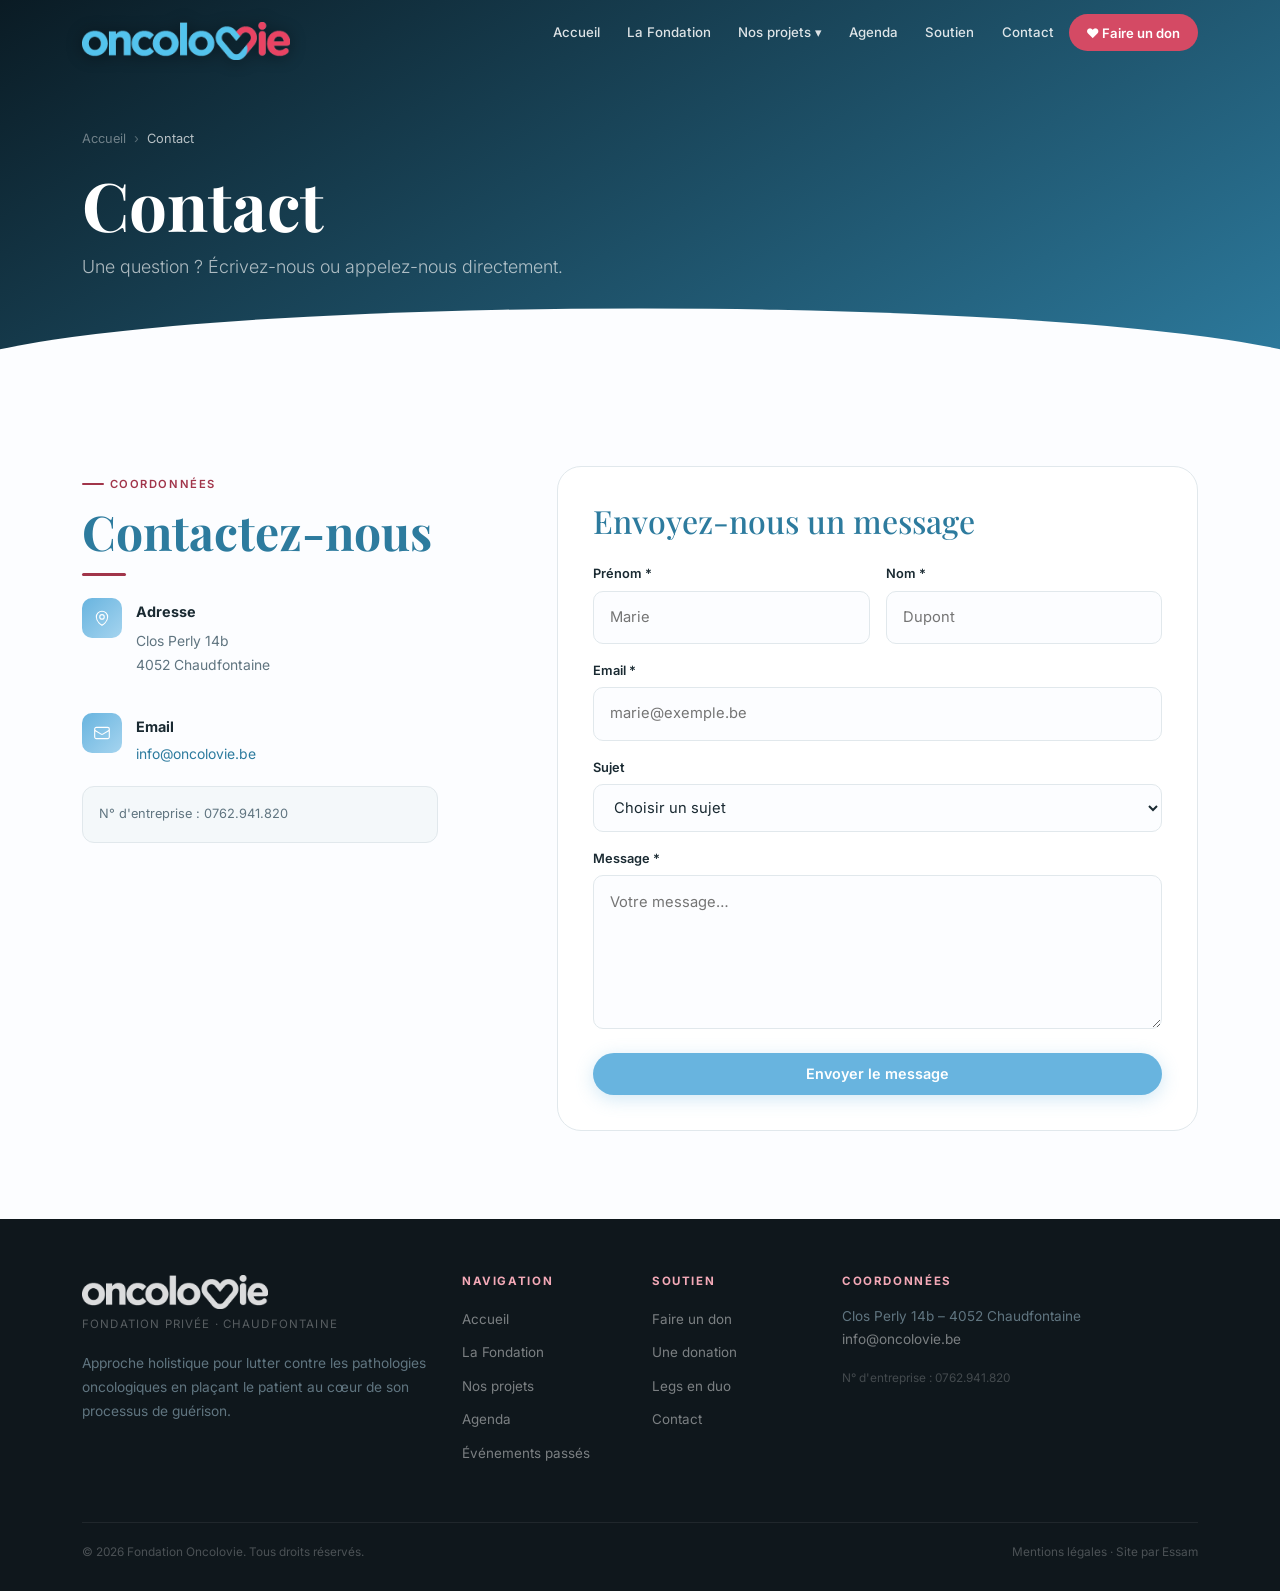
<file: contact.html>
<!DOCTYPE html>
<html lang="fr">
<head>
  <meta charset="UTF-8">
  <link rel="icon" href="images/Logo.png" type="image/png">
  <meta name="viewport" content="width=device-width, initial-scale=1.0">
  <title>Contact — Fondation Oncolovie</title>
  <link rel="stylesheet" href="https://cdn.jsdelivr.net/npm/bootstrap@5.3.3/dist/css/bootstrap.min.css">
  <link rel="preconnect" href="https://fonts.googleapis.com">
  <link rel="preconnect" href="https://fonts.gstatic.com" crossorigin>
  <link href="https://fonts.googleapis.com/css2?family=Playfair+Display:ital,wght@0,500;0,700;1,500&family=Inter:wght@300;400;500;600&display=swap" rel="stylesheet">
  <link rel="stylesheet" href="style.css">
  
  <meta name="description" content="Contactez la Fondation Oncolovie — info@oncolovie.be">
</head>
<body>
<nav class="nav-wrap solid" id="nav">
  <div class="container">
    <div class="nav-inner">
      <a class="nav-brand" href="index.html"><img src="images/Logo.png" alt="Oncolovie" class="nav-logo"></a>
      <button class="hamburger" id="hbg" onclick="toggleNav()" aria-label="Menu">
        <span></span><span></span><span></span>
      </button>
      <ul class="nav-links" id="navlinks">
        <li><a href="index.html">Accueil</a></li>
        <li><a href="la-fondation.html">La Fondation</a></li>
        <li class="has-drop"><a href="projets.html">Nos projets ▾</a><div class="drop">
      <a href="projets.html#bons-cadeaux">Bons cadeaux – aidants proches</a>
      <a href="projets.html#soins-palliatifs">Les soins palliatifs</a>
      <a href="projets.html#psychomotricite">Module de psychomotricité</a>
      <a href="projets.html#aide-financiere">Aide financière aux parents</a>
      <a href="projets.html#reflexologie">Réflexologie plantaire</a>
      <a href="projets.html#bien-etre-had">Bien-être & HAD</a>
    </div></li>
        <li><a href="actualites.html">Agenda</a></li>
                <li><a href="soutien.html">Soutien</a></li>
        <li><a href="contact.html">Contact</a></li>
        <li><a href="soutien.html#don" class="nav-don">❤ Faire un don</a></li>
      </ul>
    </div>
  </div>
</nav>
<section class="page-hero">
  <div class="container" style="position:relative;z-index:2;">
    <div class="bc"><a href="index.html">Accueil</a><span>›</span><span class="cur">Contact</span></div>
    <h1>Contact</h1>
    <p class="lead mt-2">Une question ? Écrivez-nous ou appelez-nous directement.</p>
  </div>
</section>
<section class="sec">
  <div class="container">
    <div class="row gy-5">
      <div class="col-lg-4 fu">
        <div class="tag">Coordonnées</div>
        <h2>Contactez-nous</h2>
        <div class="divider"></div>
        <div class="cinfo">
          <div class="cicon"><svg viewBox="0 0 24 24" stroke-width="1.5"><path stroke-linecap="round" stroke-linejoin="round" d="M15 10.5a3 3 0 11-6 0 3 3 0 016 0z"/><path stroke-linecap="round" stroke-linejoin="round" d="M19.5 10.5c0 7.142-7.5 11.25-7.5 11.25S4.5 17.642 4.5 10.5a7.5 7.5 0 1115 0z"/></svg></div>
          <div><strong style="font-size:.9rem;">Adresse</strong><p style="font-size:.87rem;margin-top:.2rem;">Clos Perly 14b<br>4052 Chaudfontaine</p></div>
        </div>
        <div class="cinfo">
          <div class="cicon"><svg viewBox="0 0 24 24" stroke-width="1.5"><path stroke-linecap="round" stroke-linejoin="round" d="M21.75 6.75v10.5a2.25 2.25 0 01-2.25 2.25h-15a2.25 2.25 0 01-2.25-2.25V6.75m19.5 0A2.25 2.25 0 0019.5 4.5h-15a2.25 2.25 0 00-2.25 2.25m19.5 0v.243a2.25 2.25 0 01-1.07 1.916l-7.5 4.615a2.25 2.25 0 01-2.36 0L3.32 8.91a2.25 2.25 0 01-1.07-1.916V6.75"/></svg></div>
          <div><strong style="font-size:.9rem;">Email</strong><br><a href="mailto:info@oncolovie.be" style="font-size:.87rem;">info@oncolovie.be</a></div>
        </div>
        <div style="background:var(--cream2);border-radius:12px;padding:1rem;border:1px solid var(--border);margin-top:1rem;">
          <p style="font-size:.8rem;margin:0;color:var(--muted);">N° d'entreprise : 0762.941.820</p>
        </div>
      </div>
      <div class="col-lg-7 offset-lg-1 fu d1">
        <div class="form-card">
          <h3 class="mb-4">Envoyez-nous un message</h3>
          <form action="https://formspree.io/f/YOUR_FORM_ID" method="POST" id="cform">
            <div class="row g-3">
              <div class="col-sm-6"><label class="fld-label">Prénom *</label><input type="text" name="prenom" class="fld" required placeholder="Marie"></div>
              <div class="col-sm-6"><label class="fld-label">Nom *</label><input type="text" name="nom" class="fld" required placeholder="Dupont"></div>
              <div class="col-12"><label class="fld-label">Email *</label><input type="email" name="email" class="fld" required placeholder="marie@exemple.be"></div>
              <div class="col-12"><label class="fld-label">Sujet</label>
                <select name="sujet" class="fld" style="cursor:pointer;">
                  <option value="">Choisir un sujet</option>
                  <option>Demande d'information</option>
                  <option>Devenir bénévole</option>
                  <option>Partenariat</option>
                  <option>Soutien / Don</option>
                  <option>Presse / Médias</option>
                  <option>Autre</option>
                </select>
              </div>
              <div class="col-12"><label class="fld-label">Message *</label><textarea name="message" class="fld" rows="5" required placeholder="Votre message…" style="resize:vertical;"></textarea></div>
              <div class="col-12"><button type="submit" class="btn btn-rose w-100" style="justify-content:center;">Envoyer le message</button></div>
            </div>
          </form>
          <div id="form-ok" style="display:none;background:#e8f5e9;border-radius:10px;padding:1rem;margin-top:1rem;color:#2e7d32;font-size:.88rem;">✓ Message envoyé. Nous vous répondrons rapidement.</div>
        </div>
      </div>
    </div>
  </div>
</section>
<footer>
  <div class="container">
    <div class="row gy-4">
      <div class="col-lg-4">
        <img src="images/Logo.png" alt="Oncolovie" style="height:34px;margin-bottom:.4rem;filter:brightness(0) invert(1);opacity:.85;display:block;">
        <div class="foot-sub mt-1">Fondation privée · Chaudfontaine</div>
        <p style="font-size:.86rem;margin-top:1rem;">Approche holistique pour lutter contre les pathologies oncologiques en plaçant le patient au cœur de son processus de guérison.</p>
      </div>
      <div class="col-6 col-lg-2">
        <h5>Navigation</h5>
        <ul>
          <li><a href="index.html">Accueil</a></li>
          <li><a href="la-fondation.html">La Fondation</a></li>
          <li><a href="projets.html">Nos projets</a></li>
          
          <li><a href="actualites.html">Agenda</a></li>
          <li><a href="actualites.html#passes">Événements passés</a></li>
        </ul>
      </div>
      <div class="col-6 col-lg-2">
        <h5>Soutien</h5>
        <ul>
          <li><a href="soutien.html#don">Faire un don</a></li>
          <li><a href="soutien.html#donation">Une donation</a></li>
          <li><a href="soutien.html#legs">Legs en duo</a></li>
          <li><a href="contact.html">Contact</a></li>
        </ul>
      </div>
      <div class="col-lg-4">
        <h5>Coordonnées</h5>
        <p style="font-size:.85rem;">Clos Perly 14b – 4052 Chaudfontaine<br>
          <a href="mailto:info@oncolovie.be" style="color:rgba(255,255,255,.45);">info@oncolovie.be</a></p>
        <p style="font-size:.74rem;color:rgba(255,255,255,.22);margin-top:.6rem;">N° d'entreprise : 0762.941.820</p>
      </div>
    </div>
    <div class="foot-bottom">
      <span>© 2026 Fondation Oncolovie. Tous droits réservés.</span>
      <span><a href="mentions-legales.html">Mentions légales</a> · Site par <a href="https://venomenale.github.io/DAFA/">Essam</a></span>
    </div>
  </div>
</footer>
<script src="https://cdn.jsdelivr.net/npm/bootstrap@5.3.3/dist/js/bootstrap.bundle.min.js"></script>
<script>
const navEl = document.getElementById('nav');
if(navEl) window.addEventListener('scroll', function(){ navEl.classList.toggle('solid', window.scrollY > 50); });

function toggleNav(){
  var nl = document.getElementById('navlinks');
  var hbg = document.getElementById('hbg');
  nl.classList.toggle('open');
  hbg.classList.toggle('is-open');
  if(!nl.classList.contains('open')){
    document.querySelectorAll('.has-drop').forEach(function(el){ el.classList.remove('open-drop'); });
  }
}

document.querySelectorAll('.has-drop > a').forEach(function(a){
  a.addEventListener('click', function(e){
    if(window.innerWidth < 992){
      e.preventDefault();
      var p = this.closest('.has-drop');
      var was = p.classList.contains('open-drop');
      document.querySelectorAll('.has-drop').forEach(function(el){ el.classList.remove('open-drop'); });
      if(!was) p.classList.add('open-drop');
    }
  });
});

document.querySelectorAll('.nav-links li:not(.has-drop) a').forEach(function(a){
  a.addEventListener('click', function(){
    if(window.innerWidth < 992){
      document.getElementById('navlinks').classList.remove('open');
      document.getElementById('hbg').classList.remove('is-open');
    }
  });
});

document.addEventListener('click', function(e){
  var nav = document.getElementById('nav');
  if(nav && !nav.contains(e.target)){
    document.getElementById('navlinks').classList.remove('open');
    document.getElementById('hbg').classList.remove('is-open');
    document.querySelectorAll('.has-drop').forEach(function(el){ el.classList.remove('open-drop'); });
  }
});

const obs = new IntersectionObserver(function(entries){
  entries.forEach(function(e){ if(e.isIntersecting) e.target.classList.add('in'); });
}, {threshold: 0.1});
document.querySelectorAll('.fu').forEach(function(el){ obs.observe(el); });

document.querySelectorAll('.amt').forEach(function(btn){
  btn.addEventListener('click', function(){
    document.querySelectorAll('.amt').forEach(function(b){ b.classList.remove('on'); });
    this.classList.add('on');
    var inp = document.getElementById('don-input');
    if(inp && this.dataset.val) inp.value = this.dataset.val;
  });
});
</script>
<script>
document.getElementById('cform').addEventListener('submit', function(e){
  e.preventDefault();
  var btn = this.querySelector('button[type=submit]');
  btn.textContent = 'Envoi…'; btn.disabled = true;
  var form = this;
  fetch(this.action, {method:'POST', body: new FormData(this), headers:{Accept:'application/json'}})
    .then(function(r){
      if(r.ok){ form.reset(); document.getElementById('form-ok').style.display='block'; }
      else { btn.textContent='Erreur – réessayez'; btn.disabled=false; }
    })
    .catch(function(){ btn.textContent='Erreur réseau'; btn.disabled=false; });
});
</script>
</body>
</html>
</file>
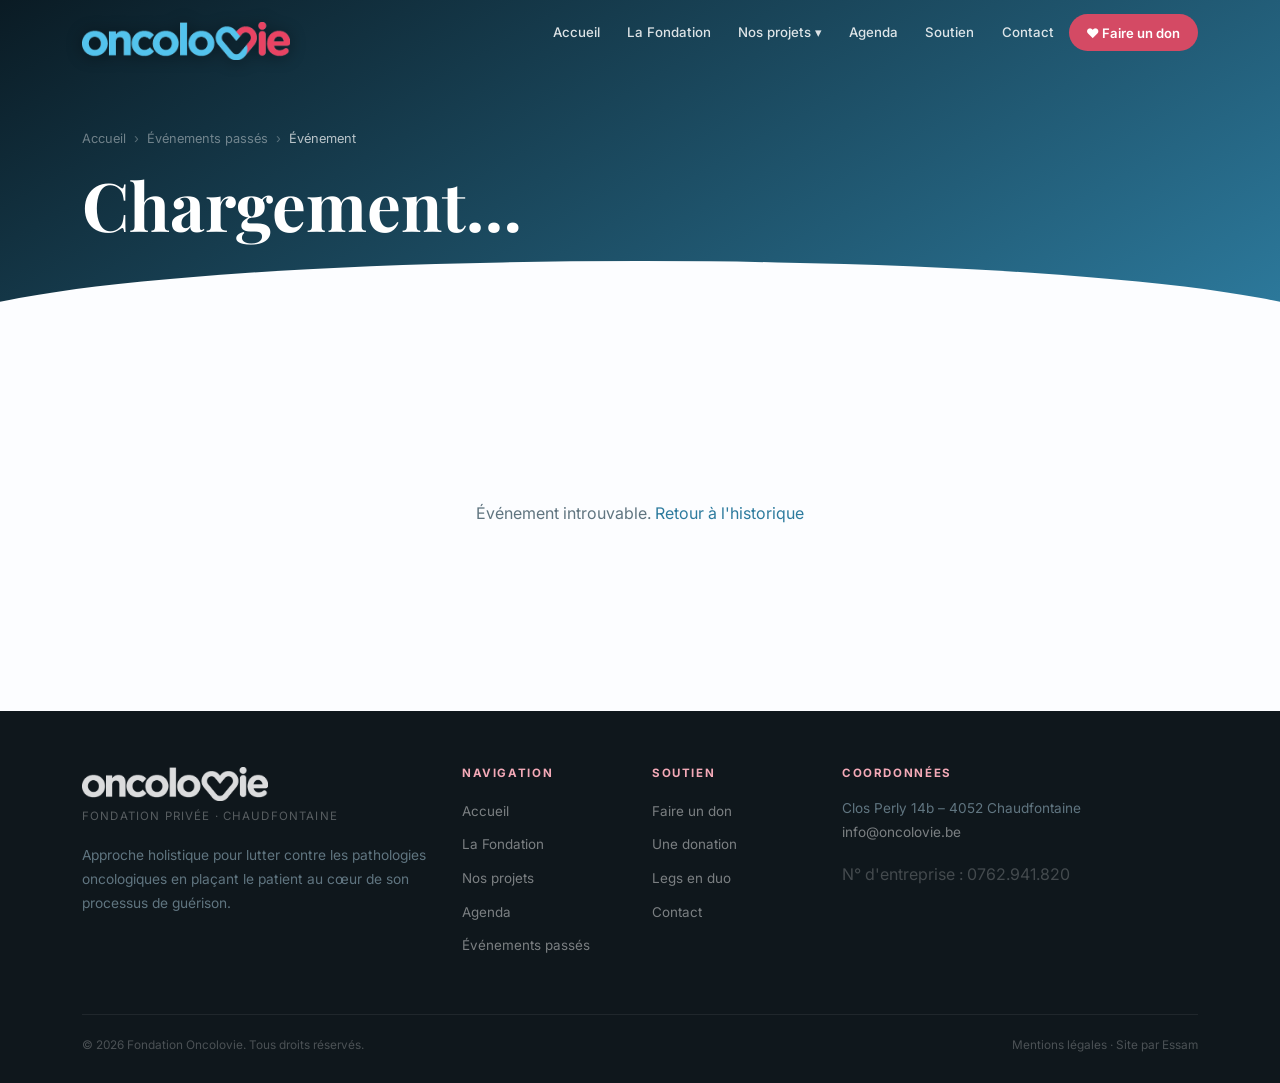
<file: historique-article.html>
<!DOCTYPE html>
<html lang="fr">
<head>
  <meta charset="UTF-8">
  <link rel="icon" href="images/Logo.png" type="image/png">
  <meta name="viewport" content="width=device-width, initial-scale=1.0">
  <title>Historique — Fondation Oncolovie</title>
  <link rel="stylesheet" href="https://cdn.jsdelivr.net/npm/bootstrap@5.3.3/dist/css/bootstrap.min.css">
  <link rel="preconnect" href="https://fonts.googleapis.com">
  <link rel="preconnect" href="https://fonts.gstatic.com" crossorigin>
  <link href="https://fonts.googleapis.com/css2?family=Playfair+Display:ital,wght@0,500;0,700;1,500&family=Inter:wght@300;400;500;600&display=swap" rel="stylesheet">
  <link rel="stylesheet" href="style.css">
  <meta name="description" content="Événement passé — Fondation Oncolovie">
  <style>
    .article-img { width: 100%; max-height: 420px; object-fit: cover; border-radius: var(--radius-lg); margin-bottom: 2rem; display: block; }
    .article-img-placeholder { width: 100%; height: 280px; background: linear-gradient(135deg, var(--rose), var(--rose-l)); border-radius: var(--radius-lg); margin-bottom: 2rem; }
    .article-body h3 { color: var(--rose-d); margin: 1.8rem 0 .7rem; font-size: 1.4rem; }
    .article-body p { color: var(--muted); line-height: 1.85; margin-bottom: 1rem; }
    .article-body ul { color: var(--muted); padding-left: 1.4rem; margin-bottom: 1rem; }
    .article-body ul li { margin-bottom: .35rem; line-height: 1.7; }
    .article-body a { color: var(--rose); font-weight: 500; }
    .article-body strong { color: var(--ink); }
    .article-meta { display: flex; align-items: center; gap: 1rem; flex-wrap: wrap; margin-bottom: 1.5rem; }
    .article-tag { display: inline-flex; align-items: center; gap: .4rem; background: var(--rose); color: #fff; font-size: .7rem; font-weight: 700; letter-spacing: .12em; text-transform: uppercase; padding: .3rem .85rem; border-radius: 50px; }
    .article-date { font-size: .8rem; font-weight: 600; letter-spacing: .07em; text-transform: uppercase; color: var(--gold); }
    .past-badge { display: inline-flex; align-items: center; gap: .35rem; background: var(--cream2); color: var(--muted); font-size: .72rem; font-weight: 600; letter-spacing: .08em; text-transform: uppercase; padding: .3rem .85rem; border-radius: 50px; border: 1px solid var(--border); }
    .related-card { background: var(--white); border-radius: var(--radius-lg); overflow: hidden; border: 1px solid var(--border); transition: .3s; display: flex; flex-direction: column; height: 100%; }
    .related-card:hover { transform: translateY(-4px); box-shadow: var(--shadow-lg); }
    .related-thumb { height: 160px; overflow: hidden; background: var(--cream2); }
    .related-thumb img { width: 100%; height: 100%; object-fit: cover; transition: .5s; }
    .related-card:hover .related-thumb img { transform: scale(1.05); }
    .related-body { padding: 1.1rem; flex: 1; display: flex; flex-direction: column; }
    .related-body h5 { color: var(--rose-d); font-size: .95rem; font-family: var(--font-corps); font-weight: 600; margin-bottom: .4rem; line-height: 1.35; }
    #article-loading { text-align: center; padding: 5rem 0; }
    #article-error { text-align: center; padding: 5rem 0; display: none; }
    .article-wrapper { max-width: 720px; margin: 0 auto; }
  </style>
</head>
<body>
<nav class="nav-wrap solid" id="nav">
  <div class="container">
    <div class="nav-inner">
      <a class="nav-brand" href="index.html"><img src="images/Logo.png" alt="Oncolovie" class="nav-logo"></a>
      <button class="hamburger" id="hbg" onclick="toggleNav()" aria-label="Menu">
        <span></span><span></span><span></span>
      </button>
      <ul class="nav-links" id="navlinks">
        <li><a href="index.html">Accueil</a></li>
        <li><a href="la-fondation.html">La Fondation</a></li>
        <li class="has-drop"><a href="projets.html">Nos projets ▾</a><div class="drop">
          <a href="projets.html#bons-cadeaux">Bons cadeaux – aidants proches</a>
          <a href="projets.html#soins-palliatifs">Les soins palliatifs</a>
          <a href="projets.html#psychomotricite">Module de psychomotricité</a>
          <a href="projets.html#aide-financiere">Aide financière aux parents</a>
          <a href="projets.html#reflexologie">Réflexologie plantaire</a>
          <a href="projets.html#bien-etre-had">Bien-être & HAD</a>
        </div></li>
        <li><a href="actualites.html">Agenda</a></li>
                <li><a href="soutien.html">Soutien</a></li>
        <li><a href="contact.html">Contact</a></li>
        <li><a href="soutien.html#don" class="nav-don">❤ Faire un don</a></li>
      </ul>
    </div>
  </div>
</nav>

<section class="page-hero" id="article-page-hero">
  <div class="container" style="position:relative;z-index:2;">
    <div class="bc">
      <a href="index.html">Accueil</a><span>›</span>
      <a href="actualites.html#passes">Événements passés</a><span>›</span>
      <span class="cur" id="bc-title">Événement</span>
    </div>
    <h1 id="article-page-title" style="max-width:700px;">Chargement…</h1>
  </div>
</section>

<section class="sec">
  <div class="container">
    <div id="article-loading">
      <div class="skeleton" style="height:380px;margin-bottom:2rem;border-radius:var(--radius-lg);"></div>
      <div class="skeleton" style="height:28px;width:55%;margin-bottom:1rem;"></div>
      <div class="skeleton" style="height:16px;margin-bottom:.5rem;"></div>
      <div class="skeleton" style="height:16px;margin-bottom:.5rem;"></div>
      <div class="skeleton" style="height:16px;width:75%;"></div>
    </div>
    <div id="article-error" style="display:none;">
      <p style="color:var(--muted);">Événement introuvable. <a href="historique.html">Retour à l'historique</a></p>
    </div>
    <div id="article-content" style="display:none;">
      <div class="article-wrapper">
        <div id="article-img-wrap"></div>
        <div class="article-meta">
          <span class="article-tag" id="art-tag"></span>
          <span class="article-date" id="art-date"></span>
          <span class="past-badge">
            <svg width="11" height="11" viewBox="0 0 24 24" fill="none" stroke="currentColor" stroke-width="2.5"><path stroke-linecap="round" stroke-linejoin="round" d="M12 8v4l3 3m6-3a9 9 0 11-18 0 9 9 0 0118 0z"/></svg>
            Événement passé
          </span>
        </div>
        <h2 id="art-title" class="mb-3"></h2>
        <div class="article-body" id="art-body"></div>
        <div style="margin-top:2rem;padding-top:1.5rem;border-top:1px solid var(--border);">
          <a href="actualites.html#passes" class="btn btn-outline">
            <svg width="14" height="14" viewBox="0 0 24 24" fill="none" stroke="currentColor" stroke-width="2.5"><path stroke-linecap="round" stroke-linejoin="round" d="M7 16l-4-4m0 0l4-4m-4 4h18"/></svg>
            Retour à l'historique
          </a>
        </div>
      </div>
    </div>
  </div>
</section>

<section class="sec bg-warm" id="related-section" style="display:none;">
  <div class="container">
    <div class="tag">Dans le même esprit</div>
    <h2 class="mb-4">Autres événements</h2>
    <div class="row g-3" id="related-grid"></div>
    <div class="text-center mt-4">
      <a href="actualites.html#passes" class="btn btn-outline">Voir tous les événements passés</a>
    </div>
  </div>
</section>

<footer>
  <div class="container">
    <div class="row gy-4">
      <div class="col-lg-4">
        <img src="images/Logo.png" alt="Oncolovie" style="height:34px;margin-bottom:.4rem;filter:brightness(0) invert(1);opacity:.85;display:block;">
        <div class="foot-sub mt-1">Fondation privée · Chaudfontaine</div>
        <p style="font-size:.86rem;margin-top:1rem;">Approche holistique pour lutter contre les pathologies oncologiques en plaçant le patient au cœur de son processus de guérison.</p>
      </div>
      <div class="col-6 col-lg-2">
        <h5>Navigation</h5>
        <ul>
          <li><a href="index.html">Accueil</a></li>
          <li><a href="la-fondation.html">La Fondation</a></li>
          <li><a href="projets.html">Nos projets</a></li>
          
          <li><a href="actualites.html">Agenda</a></li>
          <li><a href="actualites.html#passes">Événements passés</a></li>
        </ul>
      </div>
      <div class="col-6 col-lg-2">
        <h5>Soutien</h5>
        <ul>
          <li><a href="soutien.html#don">Faire un don</a></li>
          <li><a href="soutien.html#donation">Une donation</a></li>
          <li><a href="soutien.html#legs">Legs en duo</a></li>
          <li><a href="contact.html">Contact</a></li>
        </ul>
      </div>
      <div class="col-lg-4">
        <h5>Coordonnées</h5>
        <p style="font-size:.85rem;">Clos Perly 14b – 4052 Chaudfontaine<br>
          <a href="mailto:info@oncolovie.be" class="footer-link">info@oncolovie.be</a></p>
        <p class="foot-nr mt-2">N° d'entreprise : 0762.941.820</p>
      </div>
    </div>
    <div class="foot-bottom">
      <span>© 2026 Fondation Oncolovie. Tous droits réservés.</span>
      <span><a href="mentions-legales.html">Mentions légales</a> · Site par <a href="https://venomenale.github.io/DAFA/">Essam</a></span>
    </div>
  </div>
</footer>

<script src="https://cdn.jsdelivr.net/npm/bootstrap@5.3.3/dist/js/bootstrap.bundle.min.js"></script>
<script>
/* ---- NAV ---- */
const navEl = document.getElementById('nav');
if(navEl) window.addEventListener('scroll', function(){ navEl.classList.toggle('solid', window.scrollY > 50); });

function toggleNav(){
  var nl = document.getElementById('navlinks');
  var hbg = document.getElementById('hbg');
  nl.classList.toggle('open');
  hbg.classList.toggle('is-open');
  if(!nl.classList.contains('open')){
    document.querySelectorAll('.has-drop').forEach(function(el){ el.classList.remove('open-drop'); });
  }
}

document.querySelectorAll('.has-drop > a').forEach(function(a){
  a.addEventListener('click', function(e){
    if(window.innerWidth < 992){
      e.preventDefault();
      var p = this.closest('.has-drop');
      var was = p.classList.contains('open-drop');
      document.querySelectorAll('.has-drop').forEach(function(el){ el.classList.remove('open-drop'); });
      if(!was) p.classList.add('open-drop');
    }
  });
});

document.querySelectorAll('.nav-links li:not(.has-drop) a').forEach(function(a){
  a.addEventListener('click', function(){
    if(window.innerWidth < 992){
      document.getElementById('navlinks').classList.remove('open');
      document.getElementById('hbg').classList.remove('is-open');
    }
  });
});

document.addEventListener('click', function(e){
  var nav = document.getElementById('nav');
  if(nav && !nav.contains(e.target)){
    document.getElementById('navlinks').classList.remove('open');
    document.getElementById('hbg').classList.remove('is-open');
    document.querySelectorAll('.has-drop').forEach(function(el){ el.classList.remove('open-drop'); });
  }
});

/* ---- ARTICLE ---- */
function fmtDate(s){ return new Date(s).toLocaleDateString('fr-BE',{day:'numeric',month:'long',year:'numeric'}); }

function buildRelatedCard(item){
  var thumb = item.image
    ? '<div class="related-thumb"><img src="' + item.image + '" alt="' + item.titre + '" loading="lazy"></div>'
    : '<div class="related-thumb" style="background:linear-gradient(135deg,var(--rose),var(--rose-l));"></div>';
  return '<div class="col-md-4"><a href="' + item.lien + '" class="related-card d-flex flex-column text-decoration-none">' + thumb + '<div class="related-body"><div class="news-date">' + fmtDate(item.date) + '</div><h5>' + item.titre + '</h5></div></a></div>';
}

var params = new URLSearchParams(window.location.search);
var artId = parseInt(params.get('id'), 10);

fetch('./historique.json')
  .then(function(r){ return r.json(); })
  .then(function(data){
    var article = data.find(function(n){ return n.id === artId; });
    document.getElementById('article-loading').style.display = 'none';

    if(!article){
      document.getElementById('article-error').style.display = 'block';
      return;
    }

    document.title = article.titre + ' — Fondation Oncolovie';
    document.getElementById('article-page-title').textContent = article.titre;
    document.getElementById('bc-title').textContent = article.tag;

    var imgWrap = document.getElementById('article-img-wrap');
    if(article.image){
      imgWrap.innerHTML = '<img src="' + article.image + '" alt="' + article.titre + '" class="article-img" onerror="this.parentNode.innerHTML=\'<div class=article-img-placeholder></div>\'">';
    } else {
      imgWrap.innerHTML = '<div class="article-img-placeholder"></div>';
    }

    document.getElementById('art-tag').textContent = article.tag;
    document.getElementById('art-date').textContent = fmtDate(article.date);
    document.getElementById('art-title').textContent = article.titre;
    document.getElementById('art-body').innerHTML = article.corps || '<p>' + article.extrait + '</p>';

    document.getElementById('article-content').style.display = 'block';

    var related = data.filter(function(n){ return n.id !== artId; }).slice(0, 3);
    if(related.length){
      document.getElementById('related-grid').innerHTML = related.map(buildRelatedCard).join('');
      document.getElementById('related-section').style.display = 'block';
    }
  })
  .catch(function(){
    document.getElementById('article-loading').style.display = 'none';
    document.getElementById('article-error').style.display = 'block';
  });
</script>
</body>
</html>
</file>
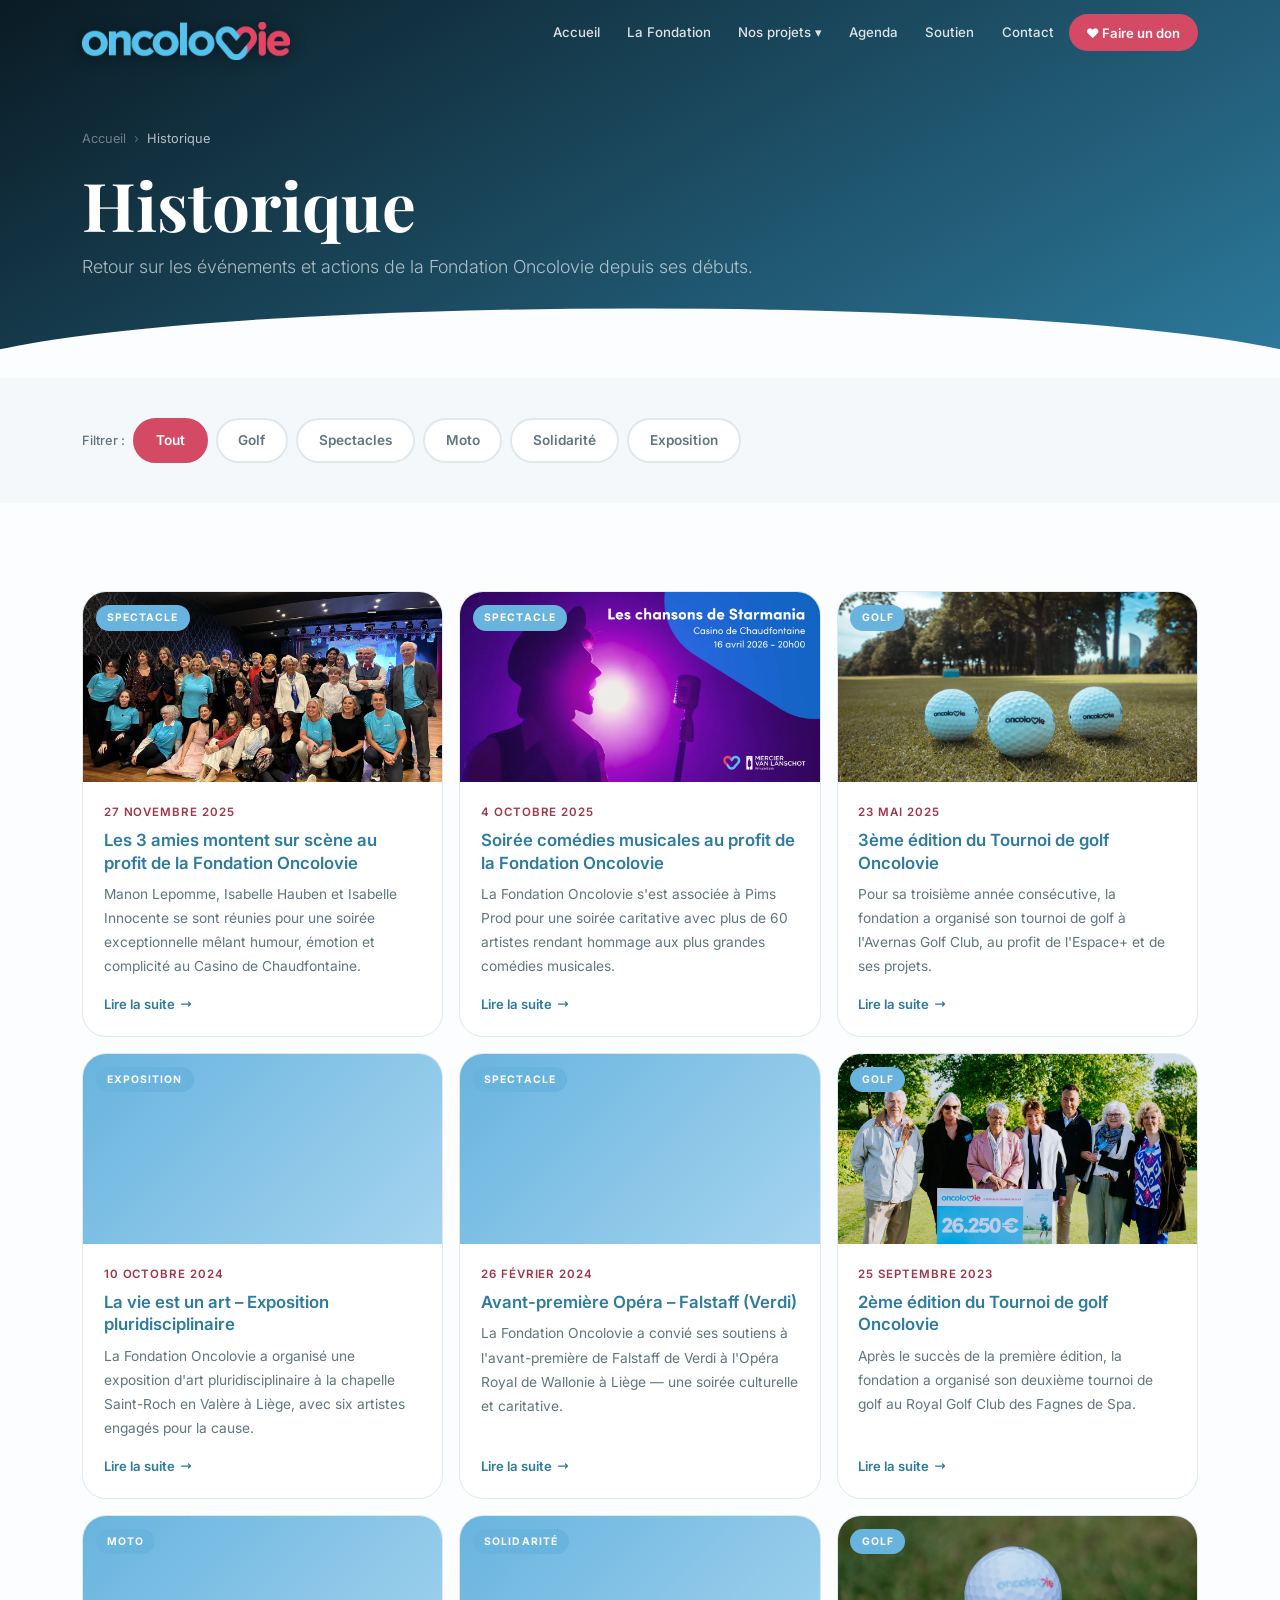
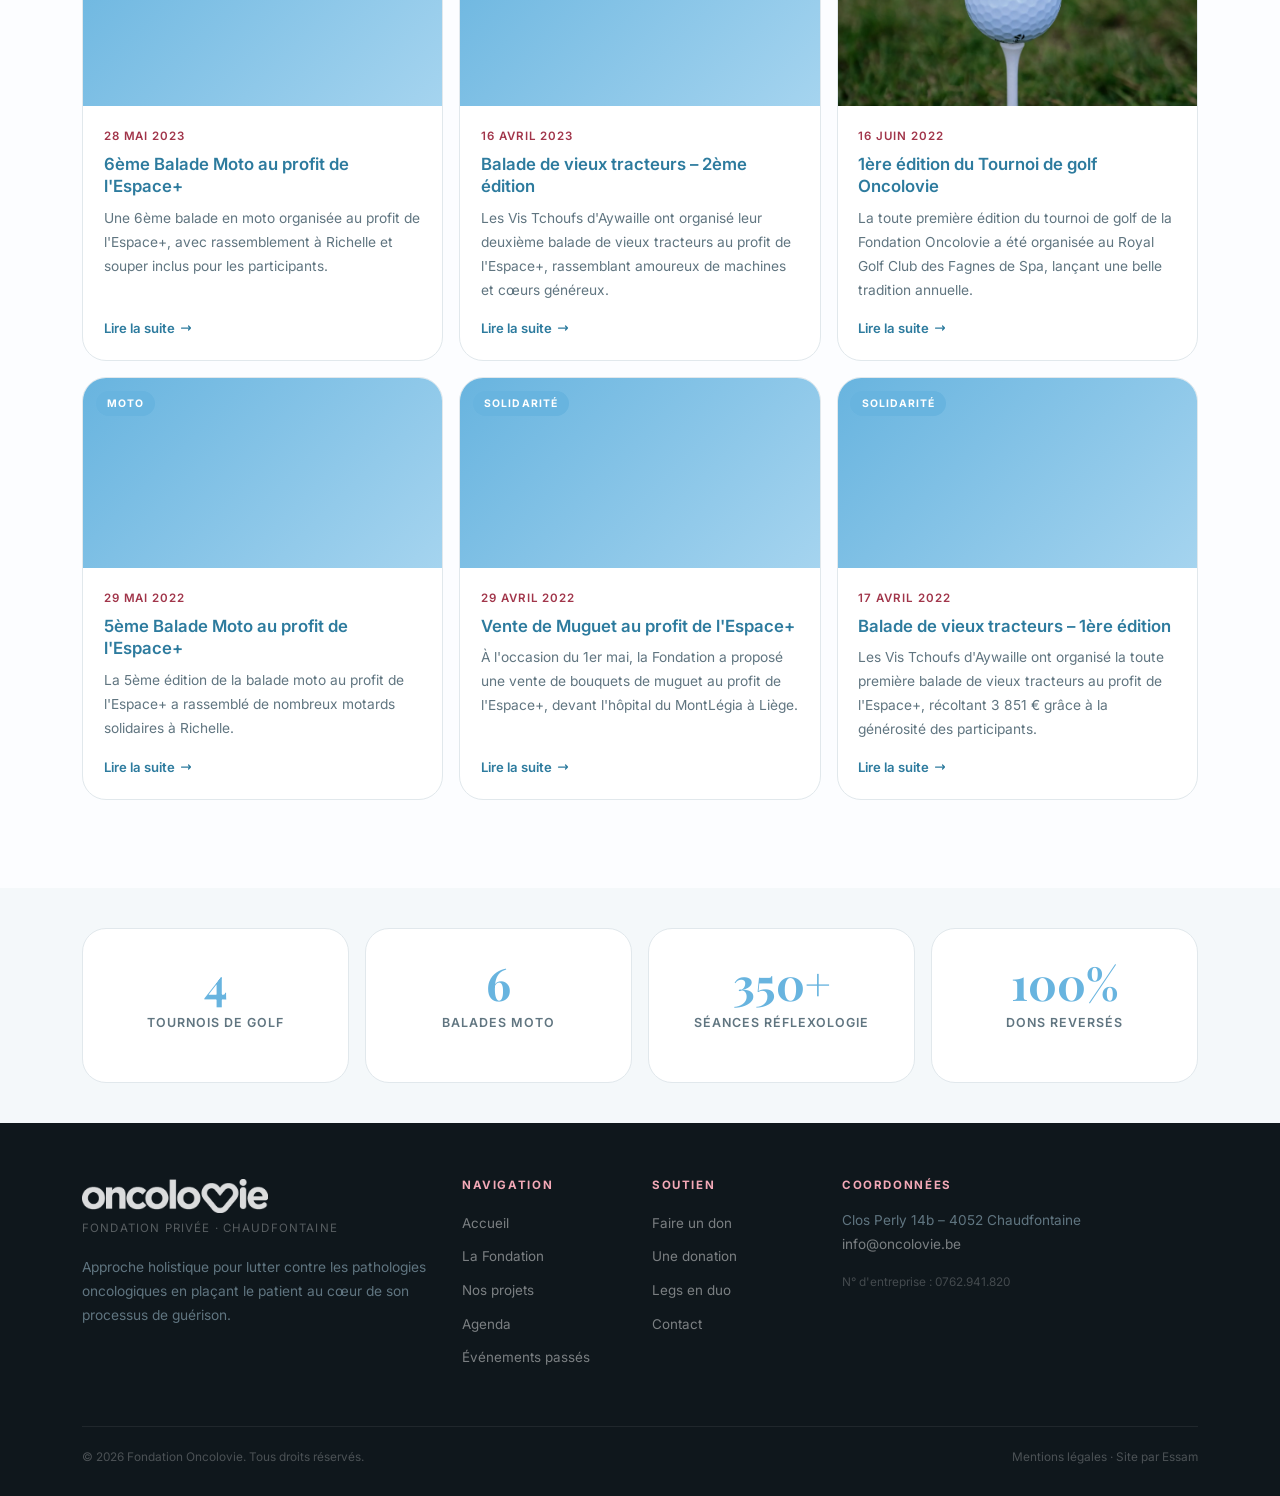
<file: historique.html>
<!DOCTYPE html>
<html lang="fr">
<head>
  <meta charset="UTF-8">
  <link rel="icon" href="images/Logo.png" type="image/png">
  <meta name="viewport" content="width=device-width, initial-scale=1.0">
  <title>Historique — Fondation Oncolovie</title>
  <link rel="stylesheet" href="https://cdn.jsdelivr.net/npm/bootstrap@5.3.3/dist/css/bootstrap.min.css">
  <link rel="preconnect" href="https://fonts.googleapis.com">
  <link rel="preconnect" href="https://fonts.gstatic.com" crossorigin>
  <link href="https://fonts.googleapis.com/css2?family=Playfair+Display:ital,wght@0,500;0,700;1,500&family=Inter:wght@300;400;500;600&display=swap" rel="stylesheet">
  <link rel="stylesheet" href="style.css">
  
  <meta name="description" content="Retour sur les événements et actions de la Fondation Oncolovie.">
</head>
<body>
<nav class="nav-wrap" id="nav">
  <div class="container">
    <div class="nav-inner">
      <a class="nav-brand" href="index.html"><img src="images/Logo.png" alt="Oncolovie" class="nav-logo"></a>
      <button class="hamburger" id="hbg" onclick="toggleNav()" aria-label="Menu">
        <span></span><span></span><span></span>
      </button>
      <ul class="nav-links" id="navlinks">
        <li><a href="index.html">Accueil</a></li>
        <li><a href="la-fondation.html">La Fondation</a></li>
        <li class="has-drop"><a href="projets.html">Nos projets ▾</a><div class="drop">
      <a href="projets.html#bons-cadeaux">Bons cadeaux – aidants proches</a>
      <a href="projets.html#soins-palliatifs">Les soins palliatifs</a>
      <a href="projets.html#psychomotricite">Module de psychomotricité</a>
      <a href="projets.html#aide-financiere">Aide financière aux parents</a>
      <a href="projets.html#reflexologie">Réflexologie plantaire</a>
      <a href="projets.html#bien-etre-had">Bien-être & HAD</a>
    </div></li>
        <li><a href="actualites.html">Agenda</a></li>
                <li><a href="soutien.html">Soutien</a></li>
        <li><a href="contact.html">Contact</a></li>
        <li><a href="soutien.html#don" class="nav-don">❤ Faire un don</a></li>
      </ul>
    </div>
  </div>
</nav>
<section class="page-hero">
  <div class="container" style="position:relative;z-index:2;">
    <div class="bc"><a href="index.html">Accueil</a><span>›</span><span class="cur">Historique</span></div>
    <h1>Historique</h1>
    <p class="lead mt-2">Retour sur les événements et actions de la Fondation Oncolovie depuis ses débuts.</p>
  </div>
</section>
<section class="sec-sm bg-warm">
  <div class="container">
    <div class="d-flex gap-2 flex-wrap align-items-center">
      <span style="font-size:.8rem;font-weight:500;color:var(--muted);">Filtrer :</span>
      <button class="amt filter-btn on" onclick="filter(this,'Tout')">Tout</button>
      <button class="amt filter-btn" onclick="filter(this,'Golf')">Golf</button>
      <button class="amt filter-btn" onclick="filter(this,'Spectacle')">Spectacles</button>
      <button class="amt filter-btn" onclick="filter(this,'Moto')">Moto</button>
      <button class="amt filter-btn" onclick="filter(this,'Solidarité')">Solidarité</button>
      <button class="amt filter-btn" onclick="filter(this,'Exposition')">Exposition</button>
    </div>
  </div>
</section>
<section class="sec">
  <div class="container">
    <div class="row g-3" id="hist-grid">
      <div class="col-md-4"><div class="skeleton"></div></div>
      <div class="col-md-4"><div class="skeleton"></div></div>
      <div class="col-md-4"><div class="skeleton"></div></div>
    </div>
    <div id="no-r" style="display:none;" class="text-center py-5"><p>Aucun événement dans cette catégorie.</p></div>
  </div>
</section>
<section class="sec-sm bg-warm">
  <div class="container">
    <div class="row g-3 text-center">
      <div class="col-6 col-md-3 fu"><div class="bcard"><div style="font-family:var(--font-titre);font-size:2.8rem;font-weight:700;color:var(--rose);line-height:1;">4</div><p style="font-size:.78rem;font-weight:600;letter-spacing:.08em;text-transform:uppercase;margin-top:.4rem;">Tournois de golf</p></div></div>
      <div class="col-6 col-md-3 fu d1"><div class="bcard"><div style="font-family:var(--font-titre);font-size:2.8rem;font-weight:700;color:var(--rose);line-height:1;">6</div><p style="font-size:.78rem;font-weight:600;letter-spacing:.08em;text-transform:uppercase;margin-top:.4rem;">Balades moto</p></div></div>
      <div class="col-6 col-md-3 fu d2"><div class="bcard"><div style="font-family:var(--font-titre);font-size:2.8rem;font-weight:700;color:var(--rose);line-height:1;">350+</div><p style="font-size:.78rem;font-weight:600;letter-spacing:.08em;text-transform:uppercase;margin-top:.4rem;">Séances réflexologie</p></div></div>
      <div class="col-6 col-md-3 fu d3"><div class="bcard"><div style="font-family:var(--font-titre);font-size:2.8rem;font-weight:700;color:var(--rose);line-height:1;">100%</div><p style="font-size:.78rem;font-weight:600;letter-spacing:.08em;text-transform:uppercase;margin-top:.4rem;">Dons reversés</p></div></div>
    </div>
  </div>
</section>
<footer>
  <div class="container">
    <div class="row gy-4">
      <div class="col-lg-4">
        <img src="images/Logo.png" alt="Oncolovie" style="height:34px;margin-bottom:.4rem;filter:brightness(0) invert(1);opacity:.85;display:block;">
        <div class="foot-sub mt-1">Fondation privée · Chaudfontaine</div>
        <p style="font-size:.86rem;margin-top:1rem;">Approche holistique pour lutter contre les pathologies oncologiques en plaçant le patient au cœur de son processus de guérison.</p>
      </div>
      <div class="col-6 col-lg-2">
        <h5>Navigation</h5>
        <ul>
          <li><a href="index.html">Accueil</a></li>
          <li><a href="la-fondation.html">La Fondation</a></li>
          <li><a href="projets.html">Nos projets</a></li>
          
          <li><a href="actualites.html">Agenda</a></li>
          <li><a href="actualites.html#passes">Événements passés</a></li>
        </ul>
      </div>
      <div class="col-6 col-lg-2">
        <h5>Soutien</h5>
        <ul>
          <li><a href="soutien.html#don">Faire un don</a></li>
          <li><a href="soutien.html#donation">Une donation</a></li>
          <li><a href="soutien.html#legs">Legs en duo</a></li>
          <li><a href="contact.html">Contact</a></li>
        </ul>
      </div>
      <div class="col-lg-4">
        <h5>Coordonnées</h5>
        <p style="font-size:.85rem;">Clos Perly 14b – 4052 Chaudfontaine<br>
          <a href="mailto:info@oncolovie.be" style="color:rgba(255,255,255,.45);">info@oncolovie.be</a></p>
        <p style="font-size:.74rem;color:rgba(255,255,255,.22);margin-top:.6rem;">N° d'entreprise : 0762.941.820</p>
      </div>
    </div>
    <div class="foot-bottom">
      <span>© 2026 Fondation Oncolovie. Tous droits réservés.</span>
      <span><a href="mentions-legales.html">Mentions légales</a> · Site par <a href="https://venomenale.github.io/DAFA/">Essam</a></span>
    </div>
  </div>
</footer>
<script src="https://cdn.jsdelivr.net/npm/bootstrap@5.3.3/dist/js/bootstrap.bundle.min.js"></script>
<script>
const navEl = document.getElementById('nav');
if(navEl) window.addEventListener('scroll', function(){ navEl.classList.toggle('solid', window.scrollY > 50); });

function toggleNav(){
  var nl = document.getElementById('navlinks');
  var hbg = document.getElementById('hbg');
  nl.classList.toggle('open');
  hbg.classList.toggle('is-open');
  if(!nl.classList.contains('open')){
    document.querySelectorAll('.has-drop').forEach(function(el){ el.classList.remove('open-drop'); });
  }
}

document.querySelectorAll('.has-drop > a').forEach(function(a){
  a.addEventListener('click', function(e){
    if(window.innerWidth < 992){
      e.preventDefault();
      var p = this.closest('.has-drop');
      var was = p.classList.contains('open-drop');
      document.querySelectorAll('.has-drop').forEach(function(el){ el.classList.remove('open-drop'); });
      if(!was) p.classList.add('open-drop');
    }
  });
});

document.querySelectorAll('.nav-links li:not(.has-drop) a').forEach(function(a){
  a.addEventListener('click', function(){
    if(window.innerWidth < 992){
      document.getElementById('navlinks').classList.remove('open');
      document.getElementById('hbg').classList.remove('is-open');
    }
  });
});

document.addEventListener('click', function(e){
  var nav = document.getElementById('nav');
  if(nav && !nav.contains(e.target)){
    document.getElementById('navlinks').classList.remove('open');
    document.getElementById('hbg').classList.remove('is-open');
    document.querySelectorAll('.has-drop').forEach(function(el){ el.classList.remove('open-drop'); });
  }
});

const obs = new IntersectionObserver(function(entries){
  entries.forEach(function(e){ if(e.isIntersecting) e.target.classList.add('in'); });
}, {threshold: 0.1});
document.querySelectorAll('.fu').forEach(function(el){ obs.observe(el); });

/* ---- HISTORIQUE JSON ---- */
var allHist = [];
function fmtDate(s){ return new Date(s).toLocaleDateString('fr-BE',{day:'numeric',month:'long',year:'numeric'}); }
function buildCard(item){
  var img = item.image
    ? '<div class="news-thumb"><img src="' + item.image + '" alt="' + item.titre + '" loading="lazy"><span class="news-badge">' + item.tag + '</span></div>'
    : '<div class="news-thumb" style="background:linear-gradient(135deg,var(--rose),var(--rose-l));position:relative;"><span class="news-badge" style="position:absolute;top:.8rem;left:.8rem;">' + item.tag + '</span></div>';
  return '<div class="col-md-4" data-tag="' + item.tag + '"><div class="news-card">' + img + '<div class="news-body"><div class="news-date">' + fmtDate(item.date) + '</div><h4>' + item.titre + '</h4><p>' + item.extrait + '</p><a href="' + item.lien + '" class="more-link">Lire la suite <svg viewBox="0 0 24 24" fill="none" stroke="currentColor" stroke-width="2.5" style="width:12px;height:12px"><path stroke-linecap="round" stroke-linejoin="round" d="M17 8l4 4m0 0l-4 4m4-4H3"/></svg></a></div></div></div>';
}
function renderHist(data){
  var g = document.getElementById('hist-grid');
  if(!g) return;
  if(!data.length){ g.innerHTML=''; document.getElementById('no-r').style.display='block'; return; }
  document.getElementById('no-r').style.display='none';
  g.innerHTML = data.map(buildCard).join('');
}
function filter(btn, tag){
  document.querySelectorAll('.filter-btn').forEach(function(b){ b.classList.remove('on'); });
  btn.classList.add('on');
  renderHist(tag === 'Tout' ? allHist : allHist.filter(function(n){ return n.tag === tag; }));
}
fetch('./historique.json')
  .then(function(r){ return r.json(); })
  .then(function(d){ allHist = d; renderHist(d); })
  .catch(function(){
    var g = document.getElementById('hist-grid');
    if(g) g.innerHTML = '<div class="col-12 text-center py-4"><p>Historique bientôt disponible.</p></div>';
  });
</script>
</body>
</html>
</file>
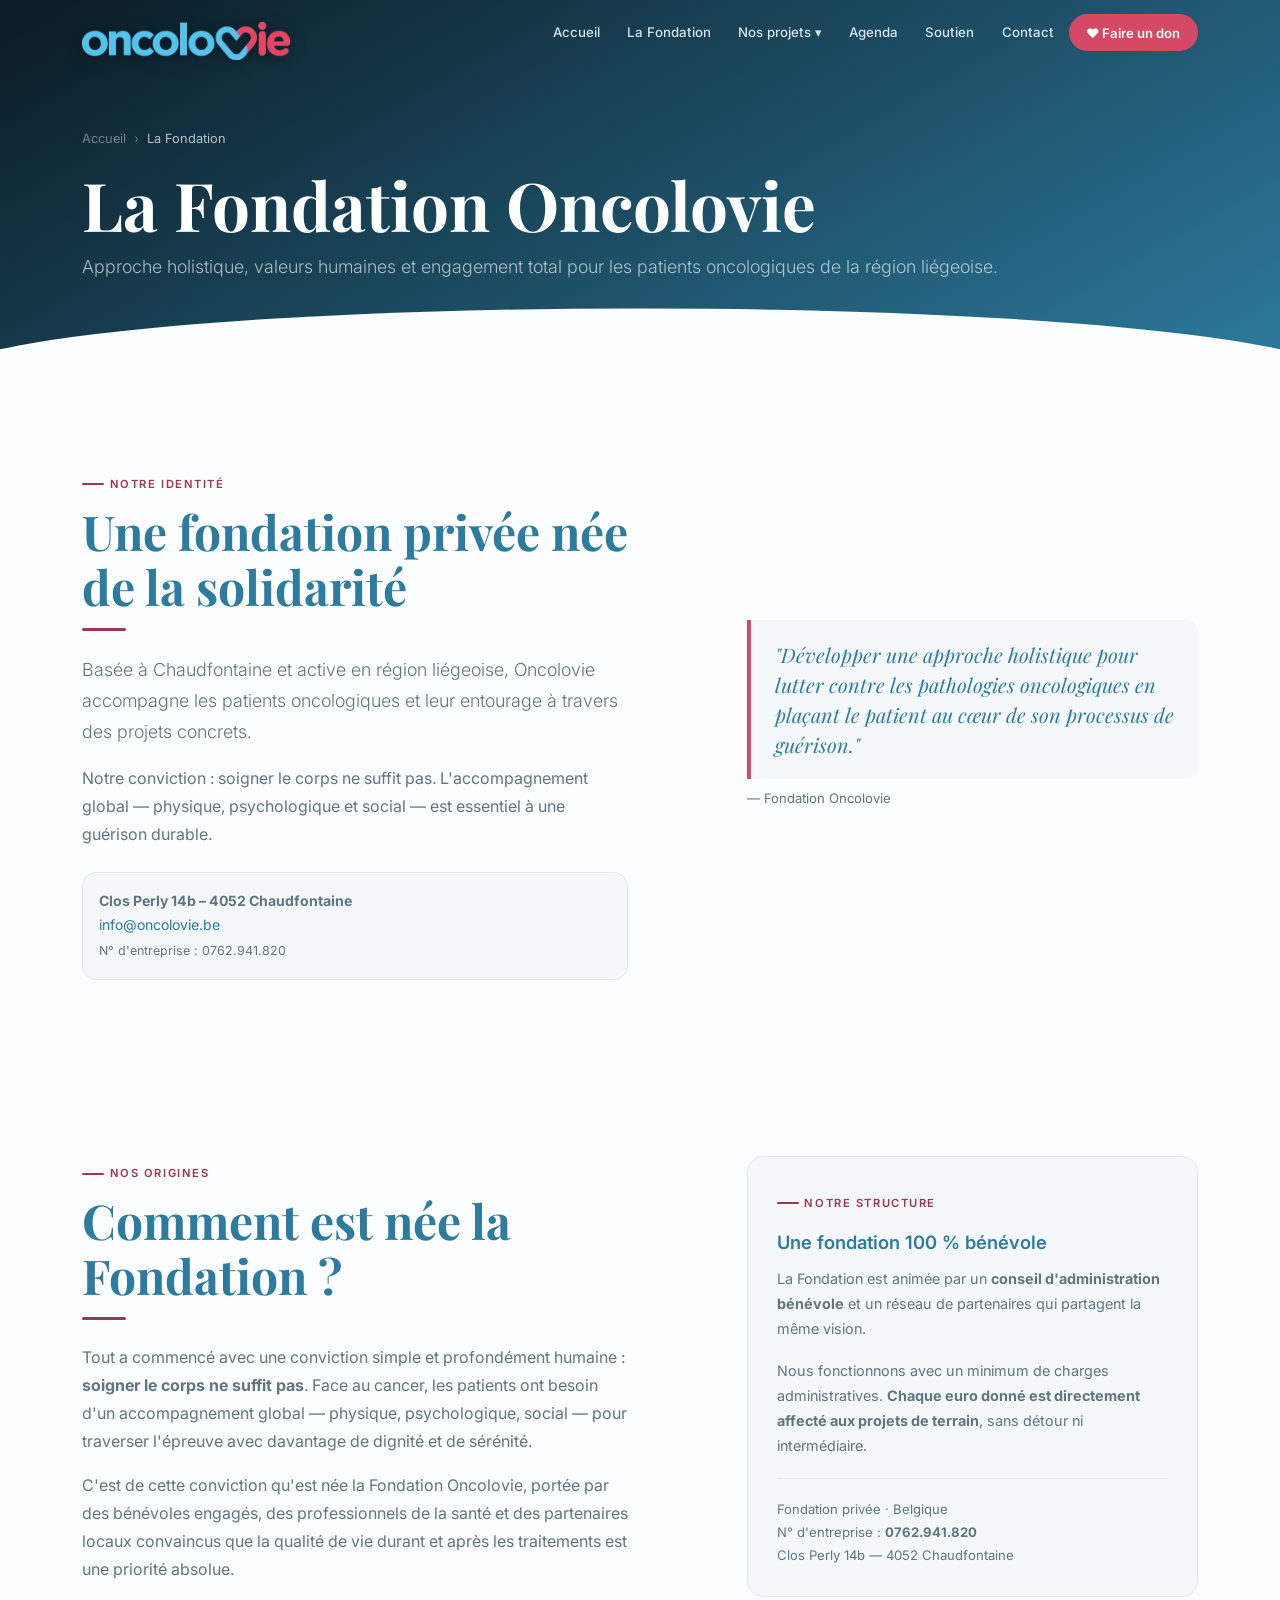
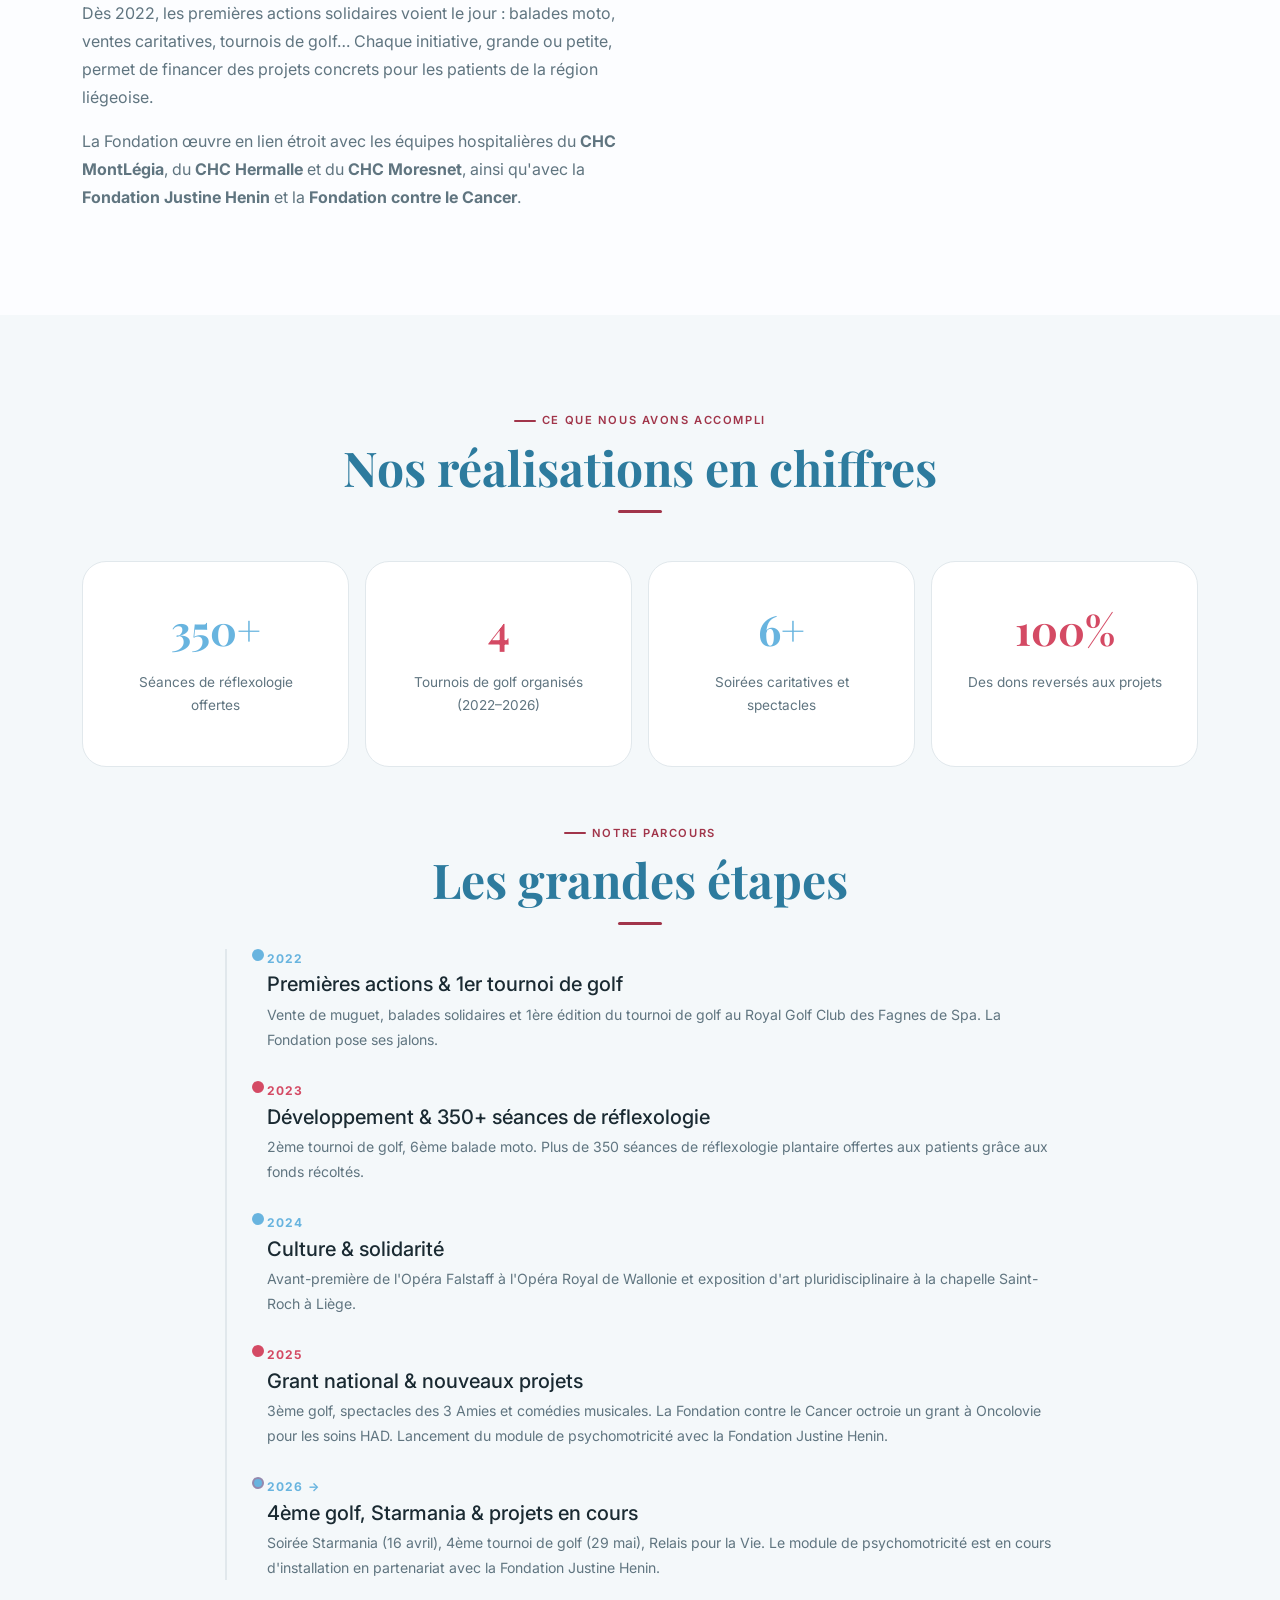
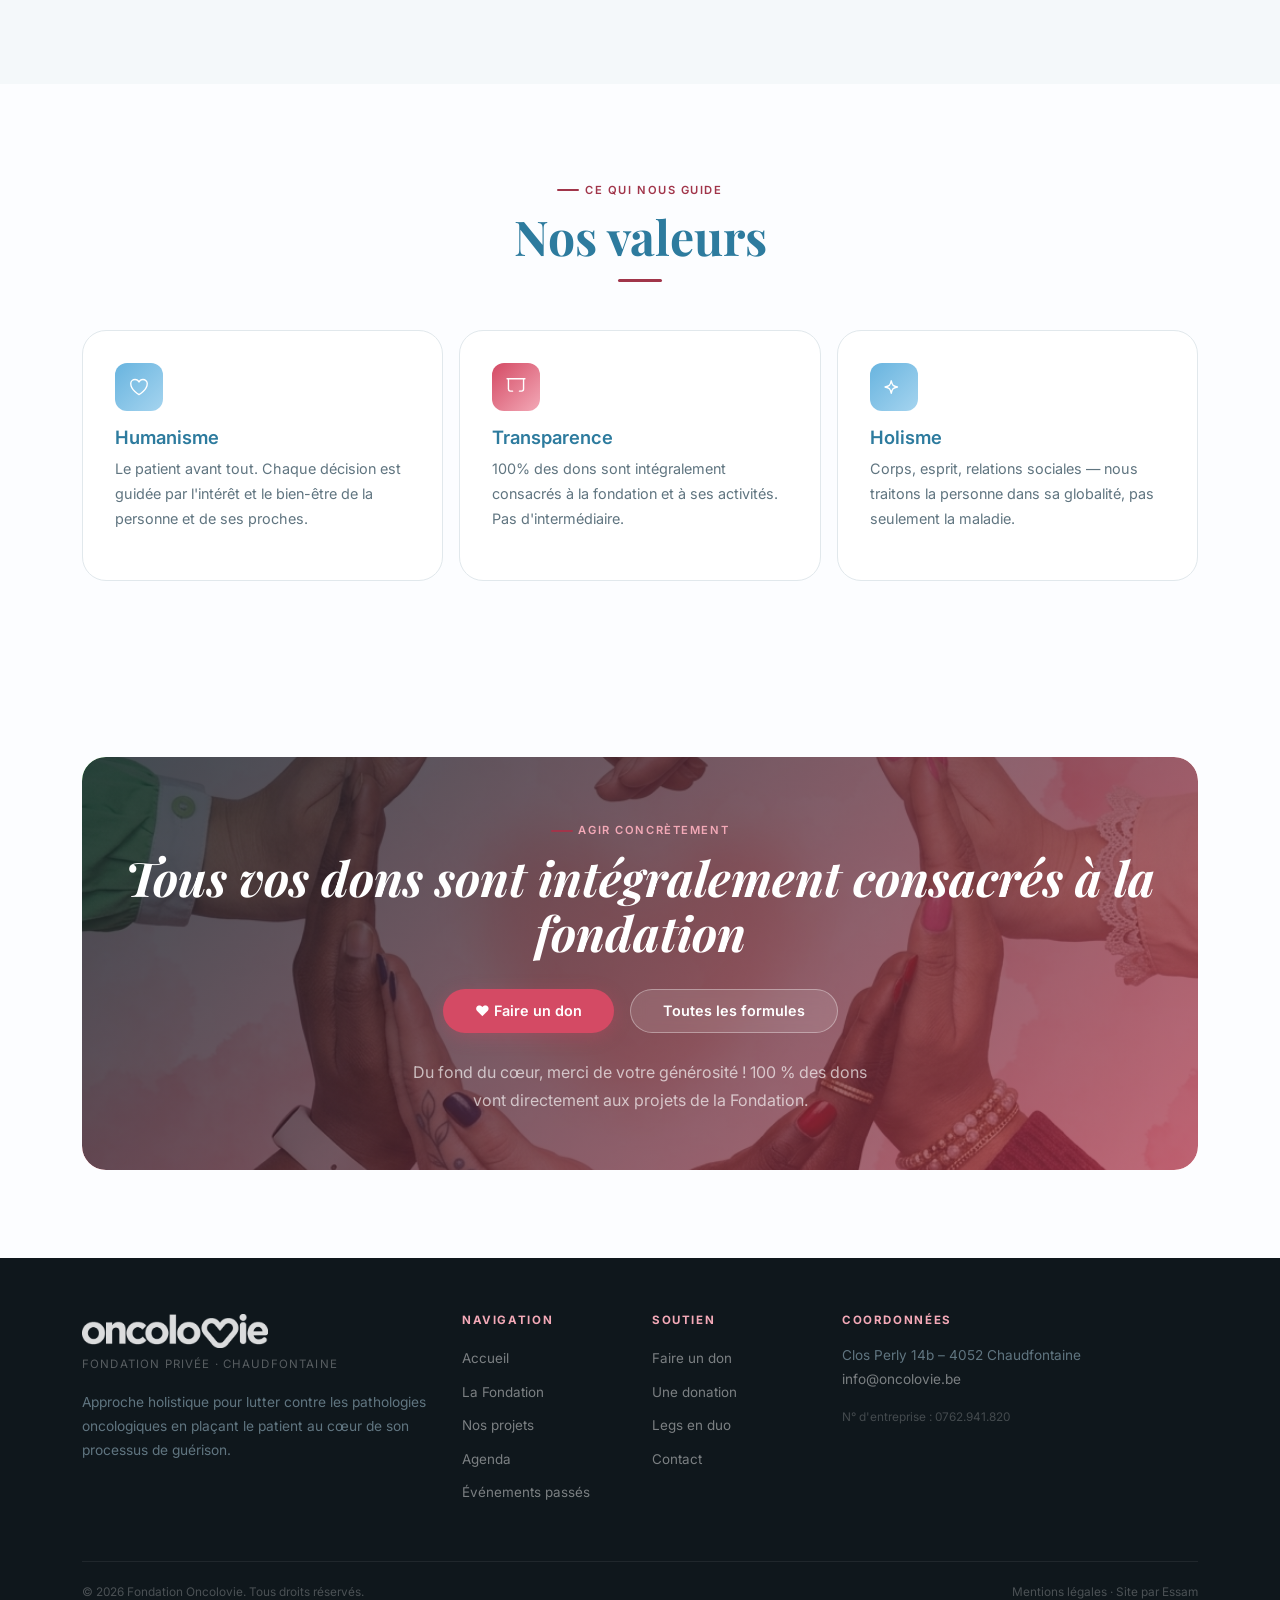
<file: la-fondation.html>
<!DOCTYPE html>
<html lang="fr">
<head>
  <meta charset="UTF-8">
  <link rel="icon" href="images/Logo.png" type="image/png">
  <meta name="viewport" content="width=device-width, initial-scale=1.0">
  <title>La Fondation — Fondation Oncolovie</title>
  <link rel="stylesheet" href="https://cdn.jsdelivr.net/npm/bootstrap@5.3.3/dist/css/bootstrap.min.css">
  <link rel="preconnect" href="https://fonts.googleapis.com">
  <link rel="preconnect" href="https://fonts.gstatic.com" crossorigin>
  <link href="https://fonts.googleapis.com/css2?family=Playfair+Display:ital,wght@0,500;0,700;1,500&family=Inter:wght@300;400;500;600&display=swap" rel="stylesheet">
  <link rel="stylesheet" href="style.css">

  <meta name="description" content="La Fondation Oncolovie : mission, valeurs et engagement pour les patients oncologiques de Liège.">
</head>
<body>
<nav class="nav-wrap solid" id="nav">
  <div class="container">
    <div class="nav-inner">
      <a class="nav-brand" href="index.html"><img src="images/Logo.png" alt="Oncolovie" class="nav-logo"></a>
      <button class="hamburger" id="hbg" onclick="toggleNav()" aria-label="Menu">
        <span></span><span></span><span></span>
      </button>
      <ul class="nav-links" id="navlinks">
        <li><a href="index.html">Accueil</a></li>
        <li><a href="la-fondation.html">La Fondation</a></li>
        <li class="has-drop"><a href="projets.html">Nos projets ▾</a><div class="drop">
      <a href="projets.html#bons-cadeaux">Bons cadeaux – aidants proches</a>
      <a href="projets.html#soins-palliatifs">Les soins palliatifs</a>
      <a href="projets.html#psychomotricite">Module de psychomotricité</a>
      <a href="projets.html#aide-financiere">Aide financière aux parents</a>
      <a href="projets.html#reflexologie">Réflexologie plantaire</a>
      <a href="projets.html#bien-etre-had">Bien-être & HAD</a>
    </div></li>
        <li><a href="actualites.html">Agenda</a></li>
                <li><a href="soutien.html">Soutien</a></li>
        <li><a href="contact.html">Contact</a></li>
        <li><a href="soutien.html#don" class="nav-don">❤ Faire un don</a></li>
      </ul>
    </div>
  </div>
</nav>
<section class="page-hero">
  <div class="container" style="position:relative;z-index:2;">
    <div class="bc"><a href="index.html">Accueil</a><span>›</span><span class="cur">La Fondation</span></div>
    <h1>La Fondation Oncolovie</h1>
    <p class="lead mt-2">Approche holistique, valeurs humaines et engagement total pour les patients oncologiques de la région liégeoise.</p>
  </div>
</section>
<section class="sec">
  <div class="container">
    <div class="row align-items-center gy-5">
      <div class="col-lg-6 fu">
        <div class="tag">Notre identité</div>
        <h2>Une fondation privée née de la solidarité</h2>
        <div class="divider"></div>
        <p class="lead">Basée à Chaudfontaine et active en région liégeoise, Oncolovie accompagne les patients oncologiques et leur entourage à travers des projets concrets.</p>
        <p class="mt-3">Notre conviction : soigner le corps ne suffit pas. L'accompagnement global — physique, psychologique et social — est essentiel à une guérison durable.</p>
        <div class="mt-4 p-3" style="background:var(--cream2);border-radius:14px;border:1px solid var(--border);">
          <p style="font-size:.88rem;margin:0;"><strong>Clos Perly 14b – 4052 Chaudfontaine</strong><br>
          <a href="mailto:info@oncolovie.be">info@oncolovie.be</a><br>
          <span style="font-size:.78rem;color:var(--muted);">N° d'entreprise : 0762.941.820</span></p>
        </div>
      </div>
      <div class="col-lg-5 offset-lg-1 fu d1">
        <div class="quote">"Développer une approche holistique pour lutter contre les pathologies oncologiques en plaçant le patient au cœur de son processus de guérison."</div>
        <p class="mt-2" style="font-size:.82rem;">— Fondation Oncolovie</p>
      </div>
    </div>
  </div>
</section>
<section class="sec">
  <div class="container">
    <div class="row align-items-start gy-5">
      <div class="col-lg-6 fu">
        <div class="tag">Nos origines</div>
        <h2>Comment est née la Fondation ?</h2>
        <div class="divider"></div>
        <p>Tout a commencé avec une conviction simple et profondément humaine : <strong>soigner le corps ne suffit pas</strong>. Face au cancer, les patients ont besoin d'un accompagnement global — physique, psychologique, social — pour traverser l'épreuve avec davantage de dignité et de sérénité.</p>
        <p class="mt-3">C'est de cette conviction qu'est née la Fondation Oncolovie, portée par des bénévoles engagés, des professionnels de la santé et des partenaires locaux convaincus que la qualité de vie durant et après les traitements est une priorité absolue.</p>
        <p class="mt-3">Dès 2022, les premières actions solidaires voient le jour : balades moto, ventes caritatives, tournois de golf… Chaque initiative, grande ou petite, permet de financer des projets concrets pour les patients de la région liégeoise.</p>
        <p class="mt-3">La Fondation œuvre en lien étroit avec les équipes hospitalières du <strong>CHC MontLégia</strong>, du <strong>CHC Hermalle</strong> et du <strong>CHC Moresnet</strong>, ainsi qu'avec la <strong>Fondation Justine Henin</strong> et la <strong>Fondation contre le Cancer</strong>.</p>
      </div>
      <div class="col-lg-5 offset-lg-1 fu d1">
        <div style="background:var(--cream2);border-radius:16px;padding:1.8rem;border:1px solid var(--border);">
          <div class="tag">Notre structure</div>
          <h4 style="margin-top:.6rem;">Une fondation 100 % bénévole</h4>
          <p style="font-size:.9rem;margin-top:.8rem;">La Fondation est animée par un <strong>conseil d'administration bénévole</strong> et un réseau de partenaires qui partagent la même vision.</p>
          <p style="font-size:.9rem;margin-top:.6rem;">Nous fonctionnons avec un minimum de charges administratives. <strong>Chaque euro donné est directement affecté aux projets de terrain</strong>, sans détour ni intermédiaire.</p>
          <div style="margin-top:1.2rem;padding-top:1.2rem;border-top:1px solid var(--border);">
            <p style="font-size:.82rem;color:var(--muted);margin:0;">Fondation privée · Belgique<br>N° d'entreprise : <strong>0762.941.820</strong><br>Clos Perly 14b — 4052 Chaudfontaine</p>
          </div>
        </div>
      </div>
    </div>
  </div>
</section>

<section class="sec bg-warm">
  <div class="container">
    <div class="text-center mb-5 fu">
      <div class="tag center">Ce que nous avons accompli</div>
      <h2>Nos réalisations en chiffres</h2>
      <div class="divider center"></div>
    </div>
    <div class="row g-3 mb-5">
      <div class="col-6 col-md-3 fu d1"><div class="bcard text-center" style="height:100%;">
        <div style="font-family:var(--font-titre);font-size:2.6rem;font-weight:700;color:var(--rose);">350+</div>
        <p style="font-size:.85rem;margin-top:.4rem;">Séances de réflexologie offertes</p>
      </div></div>
      <div class="col-6 col-md-3 fu d2"><div class="bcard text-center" style="height:100%;">
        <div style="font-family:var(--font-titre);font-size:2.6rem;font-weight:700;color:var(--gold);">4</div>
        <p style="font-size:.85rem;margin-top:.4rem;">Tournois de golf organisés (2022–2026)</p>
      </div></div>
      <div class="col-6 col-md-3 fu d3"><div class="bcard text-center" style="height:100%;">
        <div style="font-family:var(--font-titre);font-size:2.6rem;font-weight:700;color:var(--rose);">6+</div>
        <p style="font-size:.85rem;margin-top:.4rem;">Soirées caritatives et spectacles</p>
      </div></div>
      <div class="col-6 col-md-3 fu d4"><div class="bcard text-center" style="height:100%;">
        <div style="font-family:var(--font-titre);font-size:2.6rem;font-weight:700;color:var(--gold);">100%</div>
        <p style="font-size:.85rem;margin-top:.4rem;">Des dons reversés aux projets</p>
      </div></div>
    </div>
    <div class="text-center mb-4 fu">
      <div class="tag center">Notre parcours</div>
      <h2>Les grandes étapes</h2>
      <div class="divider center"></div>
    </div>
    <div class="row justify-content-center">
      <div class="col-lg-9">
        <div style="position:relative;padding-left:2rem;border-left:2px solid var(--border);">
          <div class="fu d1" style="margin-bottom:1.8rem;padding-left:.5rem;">
            <div style="position:absolute;left:-7px;width:12px;height:12px;border-radius:50%;background:var(--rose);"></div>
            <div style="font-size:.75rem;font-weight:700;color:var(--rose);letter-spacing:.1em;text-transform:uppercase;">2022</div>
            <h5 style="margin:.2rem 0 .4rem;">Premières actions &amp; 1er tournoi de golf</h5>
            <p style="font-size:.88rem;color:var(--muted);">Vente de muguet, balades solidaires et 1ère édition du tournoi de golf au Royal Golf Club des Fagnes de Spa. La Fondation pose ses jalons.</p>
          </div>
          <div class="fu d2" style="margin-bottom:1.8rem;padding-left:.5rem;">
            <div style="position:absolute;left:-7px;width:12px;height:12px;border-radius:50%;background:var(--gold);"></div>
            <div style="font-size:.75rem;font-weight:700;color:var(--gold);letter-spacing:.1em;text-transform:uppercase;">2023</div>
            <h5 style="margin:.2rem 0 .4rem;">Développement &amp; 350+ séances de réflexologie</h5>
            <p style="font-size:.88rem;color:var(--muted);">2ème tournoi de golf, 6ème balade moto. Plus de 350 séances de réflexologie plantaire offertes aux patients grâce aux fonds récoltés.</p>
          </div>
          <div class="fu d3" style="margin-bottom:1.8rem;padding-left:.5rem;">
            <div style="position:absolute;left:-7px;width:12px;height:12px;border-radius:50%;background:var(--rose);"></div>
            <div style="font-size:.75rem;font-weight:700;color:var(--rose);letter-spacing:.1em;text-transform:uppercase;">2024</div>
            <h5 style="margin:.2rem 0 .4rem;">Culture &amp; solidarité</h5>
            <p style="font-size:.88rem;color:var(--muted);">Avant-première de l'Opéra Falstaff à l'Opéra Royal de Wallonie et exposition d'art pluridisciplinaire à la chapelle Saint-Roch à Liège.</p>
          </div>
          <div class="fu d4" style="margin-bottom:1.8rem;padding-left:.5rem;">
            <div style="position:absolute;left:-7px;width:12px;height:12px;border-radius:50%;background:var(--gold);"></div>
            <div style="font-size:.75rem;font-weight:700;color:var(--gold);letter-spacing:.1em;text-transform:uppercase;">2025</div>
            <h5 style="margin:.2rem 0 .4rem;">Grant national &amp; nouveaux projets</h5>
            <p style="font-size:.88rem;color:var(--muted);">3ème golf, spectacles des 3 Amies et comédies musicales. La Fondation contre le Cancer octroie un grant à Oncolovie pour les soins HAD. Lancement du module de psychomotricité avec la Fondation Justine Henin.</p>
          </div>
          <div class="fu d1" style="padding-left:.5rem;">
            <div style="position:absolute;left:-7px;width:12px;height:12px;border-radius:50%;background:var(--rose);border:2px solid rgba(212,74,100,.4);"></div>
            <div style="font-size:.75rem;font-weight:700;color:var(--rose);letter-spacing:.1em;text-transform:uppercase;">2026 →</div>
            <h5 style="margin:.2rem 0 .4rem;">4ème golf, Starmania &amp; projets en cours</h5>
            <p style="font-size:.88rem;color:var(--muted);">Soirée Starmania (16 avril), 4ème tournoi de golf (29 mai), Relais pour la Vie. Le module de psychomotricité est en cours d'installation en partenariat avec la Fondation Justine Henin.</p>
          </div>
        </div>
      </div>
    </div>
  </div>
</section>

<section class="sec">
  <div class="container">
    <div class="text-center mb-5 fu">
      <div class="tag" style="justify-content:center;">Ce qui nous guide</div>
      <h2>Nos valeurs</h2>
      <div class="divider center"></div>
    </div>
    <div class="row g-3">
      <div class="col-md-4 fu d1"><div class="bcard" style="height:100%;">
        <div class="icon-wrap"><svg viewBox="0 0 24 24" stroke-width="1.5"><path stroke-linecap="round" stroke-linejoin="round" d="M21 8.25c0-2.485-2.099-4.5-4.688-4.5-1.935 0-3.597 1.126-4.312 2.733-.715-1.607-2.377-2.733-4.313-2.733C5.1 3.75 3 5.765 3 8.25c0 7.22 9 12 9 12s9-4.78 9-12z"/></svg></div>
        <h4>Humanisme</h4><p style="font-size:.9rem;">Le patient avant tout. Chaque décision est guidée par l'intérêt et le bien-être de la personne et de ses proches.</p>
      </div></div>
      <div class="col-md-4 fu d2"><div class="bcard" style="height:100%;">
        <div class="icon-wrap gold"><svg viewBox="0 0 24 24" stroke-width="1.5"><path stroke-linecap="round" stroke-linejoin="round" d="M3.75 3v11.25A2.25 2.25 0 006 16.5h2.25M3.75 3h-1.5m1.5 0h16.5m0 0h1.5m-1.5 0v11.25A2.25 2.25 0 0118 16.5h-2.25"/></svg></div>
        <h4>Transparence</h4><p style="font-size:.9rem;">100% des dons sont intégralement consacrés à la fondation et à ses activités. Pas d'intermédiaire.</p>
      </div></div>
      <div class="col-md-4 fu d3"><div class="bcard" style="height:100%;">
        <div class="icon-wrap"><svg viewBox="0 0 24 24" stroke-width="1.5"><path stroke-linecap="round" stroke-linejoin="round" d="M9.813 15.904L9 18.75l-.813-2.846a4.5 4.5 0 00-3.09-3.09L2.25 12l2.846-.813a4.5 4.5 0 003.09-3.09L9 5.25l.813 2.846a4.5 4.5 0 003.09 3.09L15.75 12l-2.846.813a4.5 4.5 0 00-3.09 3.09z"/></svg></div>
        <h4>Holisme</h4><p style="font-size:.9rem;">Corps, esprit, relations sociales — nous traitons la personne dans sa globalité, pas seulement la maladie.</p>
      </div></div>
    </div>
  </div>
</section>
<section class="sec">
  <div class="container">
    <div class="don-banner fu" style="background:url('images/cta-don.webp') center/cover no-repeat;">
      <div style="position:absolute;inset:0;background:linear-gradient(135deg,rgba(10,27,36,0.78) 0%,rgba(164,53,74,0.70) 100%);border-radius:inherit;pointer-events:none;"></div>
      <div style="position:relative;z-index:1;">
        <div class="tag center" style="color:var(--gold-l);">Agir concrètement</div>
        <h2>Tous vos dons sont <em>intégralement consacrés</em> à la fondation</h2>
        <div style="display:flex;justify-content:center;gap:1rem;flex-wrap:wrap;margin:1.8rem 0 1.6rem;">
          <a href="soutien.html#don" class="btn btn-gold">❤ Faire un don</a>
          <a href="soutien.html" class="btn btn-ghost">Toutes les formules</a>
        </div>
        <p class="sub">Du fond du cœur, merci de votre générosité ! 100&nbsp;% des dons vont directement aux projets de la Fondation.</p>
      </div>
    </div>
  </div>
</section>
<footer>
  <div class="container">
    <div class="row gy-4">
      <div class="col-lg-4">
        <img src="images/Logo.png" alt="Oncolovie" style="height:34px;margin-bottom:.4rem;filter:brightness(0) invert(1);opacity:.85;display:block;">
        <div class="foot-sub mt-1">Fondation privée · Chaudfontaine</div>
        <p style="font-size:.86rem;margin-top:1rem;">Approche holistique pour lutter contre les pathologies oncologiques en plaçant le patient au cœur de son processus de guérison.</p>
      </div>
      <div class="col-6 col-lg-2">
        <h5>Navigation</h5>
        <ul>
          <li><a href="index.html">Accueil</a></li>
          <li><a href="la-fondation.html">La Fondation</a></li>
          <li><a href="projets.html">Nos projets</a></li>
          
          <li><a href="actualites.html">Agenda</a></li>
          <li><a href="actualites.html#passes">Événements passés</a></li>
        </ul>
      </div>
      <div class="col-6 col-lg-2">
        <h5>Soutien</h5>
        <ul>
          <li><a href="soutien.html#don">Faire un don</a></li>
          <li><a href="soutien.html#donation">Une donation</a></li>
          <li><a href="soutien.html#legs">Legs en duo</a></li>
          <li><a href="contact.html">Contact</a></li>
        </ul>
      </div>
      <div class="col-lg-4">
        <h5>Coordonnées</h5>
        <p style="font-size:.85rem;">Clos Perly 14b – 4052 Chaudfontaine<br>
          <a href="mailto:info@oncolovie.be" style="color:rgba(255,255,255,.45);">info@oncolovie.be</a></p>
        <p style="font-size:.74rem;color:rgba(255,255,255,.22);margin-top:.6rem;">N° d'entreprise : 0762.941.820</p>
      </div>
    </div>
    <div class="foot-bottom">
      <span>© 2026 Fondation Oncolovie. Tous droits réservés.</span>
      <span><a href="mentions-legales.html">Mentions légales</a> · Site par <a href="https://venomenale.github.io/DAFA/">Essam</a></span>
    </div>
  </div>
</footer>
<script src="https://cdn.jsdelivr.net/npm/bootstrap@5.3.3/dist/js/bootstrap.bundle.min.js"></script>
<script>
const navEl = document.getElementById('nav');
if(navEl) window.addEventListener('scroll', function(){ navEl.classList.toggle('solid', window.scrollY > 50); });

function toggleNav(){
  var nl = document.getElementById('navlinks');
  var hbg = document.getElementById('hbg');
  nl.classList.toggle('open');
  hbg.classList.toggle('is-open');
  if(!nl.classList.contains('open')){
    document.querySelectorAll('.has-drop').forEach(function(el){ el.classList.remove('open-drop'); });
  }
}

document.querySelectorAll('.has-drop > a').forEach(function(a){
  a.addEventListener('click', function(e){
    if(window.innerWidth < 992){
      e.preventDefault();
      var p = this.closest('.has-drop');
      var was = p.classList.contains('open-drop');
      document.querySelectorAll('.has-drop').forEach(function(el){ el.classList.remove('open-drop'); });
      if(!was) p.classList.add('open-drop');
    }
  });
});

document.querySelectorAll('.nav-links li:not(.has-drop) a').forEach(function(a){
  a.addEventListener('click', function(){
    if(window.innerWidth < 992){
      document.getElementById('navlinks').classList.remove('open');
      document.getElementById('hbg').classList.remove('is-open');
    }
  });
});

document.addEventListener('click', function(e){
  var nav = document.getElementById('nav');
  if(nav && !nav.contains(e.target)){
    document.getElementById('navlinks').classList.remove('open');
    document.getElementById('hbg').classList.remove('is-open');
    document.querySelectorAll('.has-drop').forEach(function(el){ el.classList.remove('open-drop'); });
  }
});

const obs = new IntersectionObserver(function(entries){
  entries.forEach(function(e){ if(e.isIntersecting) e.target.classList.add('in'); });
}, {threshold: 0.1});
document.querySelectorAll('.fu').forEach(function(el){ obs.observe(el); });

document.querySelectorAll('.amt').forEach(function(btn){
  btn.addEventListener('click', function(){
    document.querySelectorAll('.amt').forEach(function(b){ b.classList.remove('on'); });
    this.classList.add('on');
    var inp = document.getElementById('don-input');
    if(inp && this.dataset.val) inp.value = this.dataset.val;
  });
});
</script>
</body>
</html>
</file>
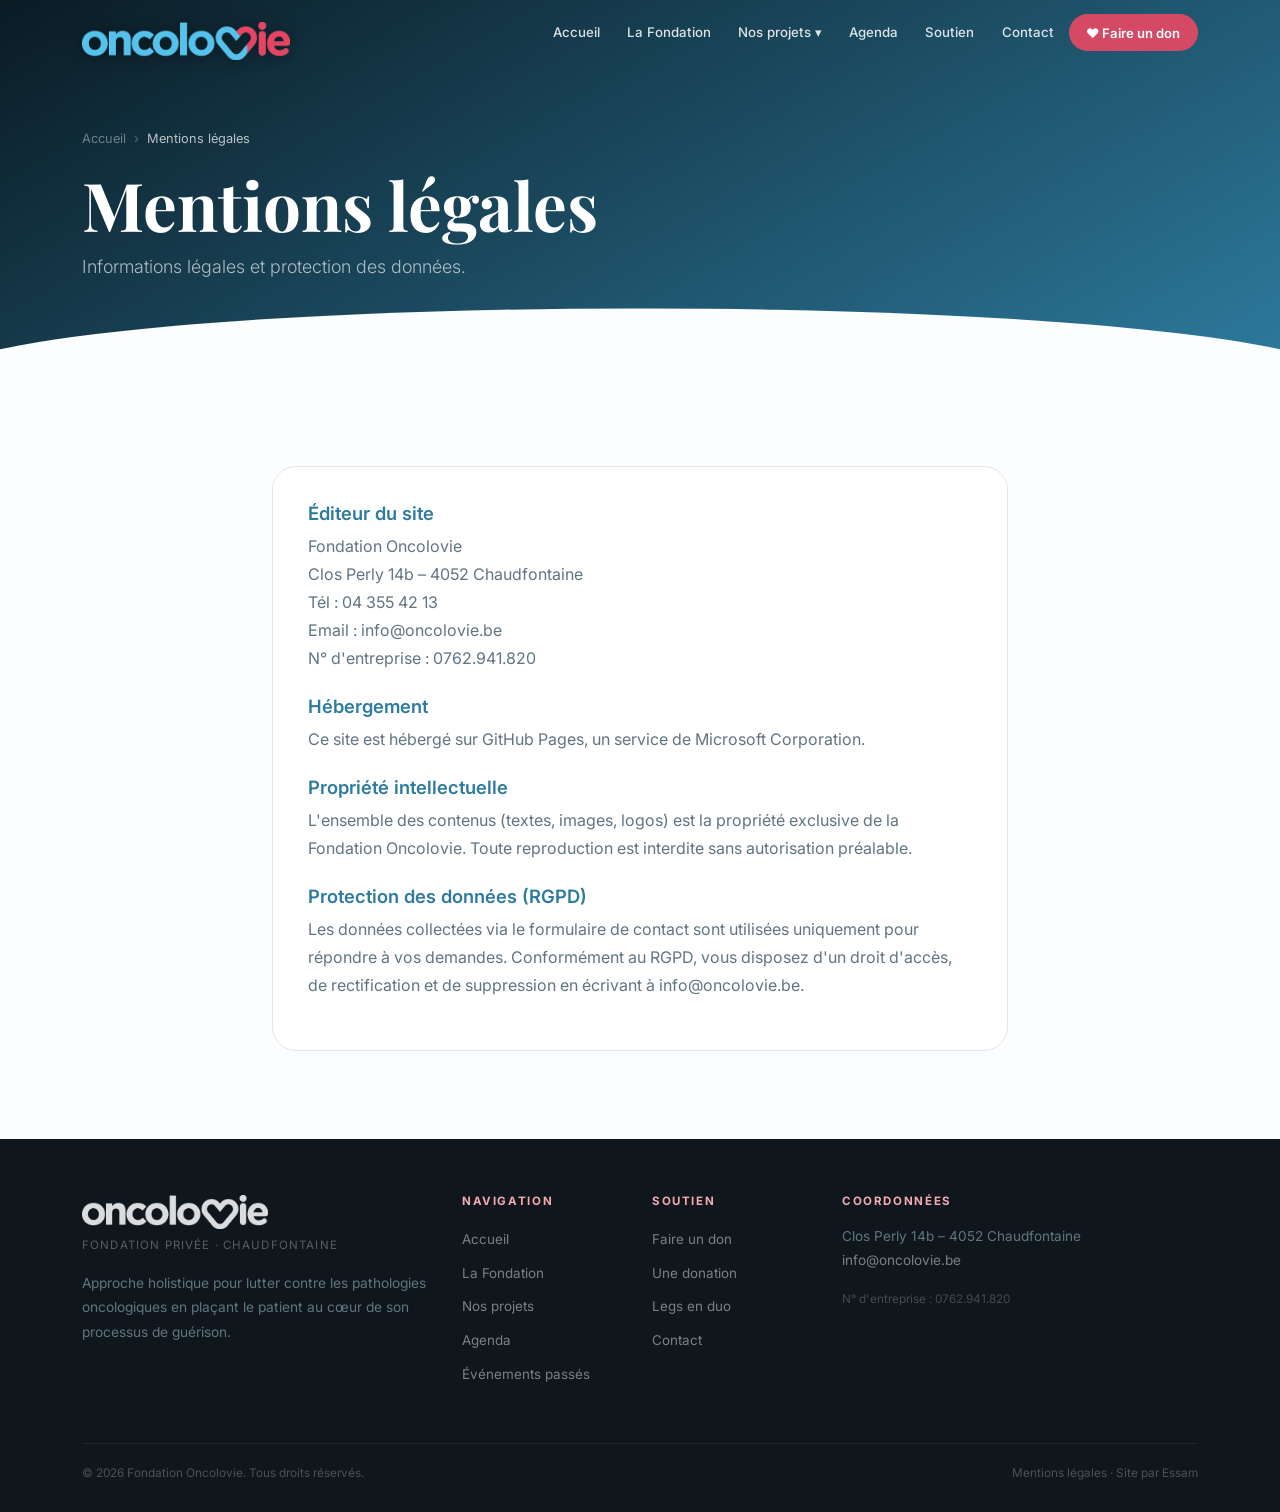
<file: mentions-legales.html>
<!DOCTYPE html>
<html lang="fr">
<head>
  <meta charset="UTF-8">
  <link rel="icon" href="images/Logo.png" type="image/png">
  <meta name="viewport" content="width=device-width, initial-scale=1.0">
  <title>Mentions légales — Fondation Oncolovie</title>
  <link rel="stylesheet" href="https://cdn.jsdelivr.net/npm/bootstrap@5.3.3/dist/css/bootstrap.min.css">
  <link rel="preconnect" href="https://fonts.googleapis.com">
  <link rel="preconnect" href="https://fonts.gstatic.com" crossorigin>
  <link href="https://fonts.googleapis.com/css2?family=Playfair+Display:ital,wght@0,500;0,700;1,500&family=Inter:wght@300;400;500;600&display=swap" rel="stylesheet">
  <link rel="stylesheet" href="style.css">

  <meta name="description" content="Mentions légales de la Fondation Oncolovie.">
</head>
<body>
<nav class="nav-wrap solid" id="nav">
  <div class="container">
    <div class="nav-inner">
      <a class="nav-brand" href="index.html"><img src="images/Logo.png" alt="Oncolovie" class="nav-logo"></a>
      <button class="hamburger" id="hbg" onclick="toggleNav()" aria-label="Menu">
        <span></span><span></span><span></span>
      </button>
      <ul class="nav-links" id="navlinks">
        <li><a href="index.html">Accueil</a></li>
        <li><a href="la-fondation.html">La Fondation</a></li>
        <li class="has-drop"><a href="projets.html">Nos projets ▾</a><div class="drop">
      <a href="projets.html#bons-cadeaux">Bons cadeaux – aidants proches</a>
      <a href="projets.html#soins-palliatifs">Les soins palliatifs</a>
      <a href="projets.html#psychomotricite">Module de psychomotricité</a>
      <a href="projets.html#aide-financiere">Aide financière aux parents</a>
      <a href="projets.html#reflexologie">Réflexologie plantaire</a>
      <a href="projets.html#bien-etre-had">Bien-être & HAD</a>
    </div></li>
        <li><a href="actualites.html">Agenda</a></li>
                <li><a href="soutien.html">Soutien</a></li>
        <li><a href="contact.html">Contact</a></li>
        <li><a href="soutien.html#don" class="nav-don">❤ Faire un don</a></li>
      </ul>
    </div>
  </div>
</nav>
<section class="page-hero">
  <div class="container" style="position:relative;z-index:2;">
    <div class="bc"><a href="index.html">Accueil</a><span>›</span><span class="cur">Mentions légales</span></div>
    <h1>Mentions légales</h1>
    <p class="lead mt-2">Informations légales et protection des données.</p>
  </div>
</section>
<section class="sec">
  <div class="container">
    <div class="row justify-content-center">
      <div class="col-lg-8 fu">
        <div class="form-card">
          <h4>Éditeur du site</h4>
          <p class="mt-2">Fondation Oncolovie<br>Clos Perly 14b – 4052 Chaudfontaine<br>Tél : 04 355 42 13<br>Email : info@oncolovie.be<br>N° d'entreprise : 0762.941.820</p>
          <h4 class="mt-4">Hébergement</h4>
          <p class="mt-2">Ce site est hébergé sur GitHub Pages, un service de Microsoft Corporation.</p>
          <h4 class="mt-4">Propriété intellectuelle</h4>
          <p class="mt-2">L'ensemble des contenus (textes, images, logos) est la propriété exclusive de la Fondation Oncolovie. Toute reproduction est interdite sans autorisation préalable.</p>
          <h4 class="mt-4">Protection des données (RGPD)</h4>
          <p class="mt-2">Les données collectées via le formulaire de contact sont utilisées uniquement pour répondre à vos demandes. Conformément au RGPD, vous disposez d'un droit d'accès, de rectification et de suppression en écrivant à info@oncolovie.be.</p>
        </div>
      </div>
    </div>
  </div>
</section>
<footer>
  <div class="container">
    <div class="row gy-4">
      <div class="col-lg-4">
        <img src="images/Logo.png" alt="Oncolovie" style="height:34px;margin-bottom:.4rem;filter:brightness(0) invert(1);opacity:.85;display:block;">
        <div class="foot-sub mt-1">Fondation privée · Chaudfontaine</div>
        <p style="font-size:.86rem;margin-top:1rem;">Approche holistique pour lutter contre les pathologies oncologiques en plaçant le patient au cœur de son processus de guérison.</p>
      </div>
      <div class="col-6 col-lg-2">
        <h5>Navigation</h5>
        <ul>
          <li><a href="index.html">Accueil</a></li>
          <li><a href="la-fondation.html">La Fondation</a></li>
          <li><a href="projets.html">Nos projets</a></li>
          
          <li><a href="actualites.html">Agenda</a></li>
          <li><a href="actualites.html#passes">Événements passés</a></li>
        </ul>
      </div>
      <div class="col-6 col-lg-2">
        <h5>Soutien</h5>
        <ul>
          <li><a href="soutien.html#don">Faire un don</a></li>
          <li><a href="soutien.html#donation">Une donation</a></li>
          <li><a href="soutien.html#legs">Legs en duo</a></li>
          <li><a href="contact.html">Contact</a></li>
        </ul>
      </div>
      <div class="col-lg-4">
        <h5>Coordonnées</h5>
        <p style="font-size:.85rem;">Clos Perly 14b – 4052 Chaudfontaine<br>
          <a href="mailto:info@oncolovie.be" style="color:rgba(255,255,255,.45);">info@oncolovie.be</a></p>
        <p style="font-size:.74rem;color:rgba(255,255,255,.22);margin-top:.6rem;">N° d'entreprise : 0762.941.820</p>
      </div>
    </div>
    <div class="foot-bottom">
      <span>© 2026 Fondation Oncolovie. Tous droits réservés.</span>
      <span><a href="mentions-legales.html">Mentions légales</a> · Site par <a href="https://venomenale.github.io/DAFA/">Essam</a></span>
    </div>
  </div>
</footer>
<script src="https://cdn.jsdelivr.net/npm/bootstrap@5.3.3/dist/js/bootstrap.bundle.min.js"></script>
<script>
const navEl = document.getElementById('nav');
if(navEl) window.addEventListener('scroll', function(){ navEl.classList.toggle('solid', window.scrollY > 50); });

function toggleNav(){
  var nl = document.getElementById('navlinks');
  var hbg = document.getElementById('hbg');
  nl.classList.toggle('open');
  hbg.classList.toggle('is-open');
  if(!nl.classList.contains('open')){
    document.querySelectorAll('.has-drop').forEach(function(el){ el.classList.remove('open-drop'); });
  }
}

document.querySelectorAll('.has-drop > a').forEach(function(a){
  a.addEventListener('click', function(e){
    if(window.innerWidth < 992){
      e.preventDefault();
      var p = this.closest('.has-drop');
      var was = p.classList.contains('open-drop');
      document.querySelectorAll('.has-drop').forEach(function(el){ el.classList.remove('open-drop'); });
      if(!was) p.classList.add('open-drop');
    }
  });
});

document.querySelectorAll('.nav-links li:not(.has-drop) a').forEach(function(a){
  a.addEventListener('click', function(){
    if(window.innerWidth < 992){
      document.getElementById('navlinks').classList.remove('open');
      document.getElementById('hbg').classList.remove('is-open');
    }
  });
});

document.addEventListener('click', function(e){
  var nav = document.getElementById('nav');
  if(nav && !nav.contains(e.target)){
    document.getElementById('navlinks').classList.remove('open');
    document.getElementById('hbg').classList.remove('is-open');
    document.querySelectorAll('.has-drop').forEach(function(el){ el.classList.remove('open-drop'); });
  }
});

const obs = new IntersectionObserver(function(entries){
  entries.forEach(function(e){ if(e.isIntersecting) e.target.classList.add('in'); });
}, {threshold: 0.1});
document.querySelectorAll('.fu').forEach(function(el){ obs.observe(el); });

document.querySelectorAll('.amt').forEach(function(btn){
  btn.addEventListener('click', function(){
    document.querySelectorAll('.amt').forEach(function(b){ b.classList.remove('on'); });
    this.classList.add('on');
    var inp = document.getElementById('don-input');
    if(inp && this.dataset.val) inp.value = this.dataset.val;
  });
});
</script>
</body>
</html>
</file>
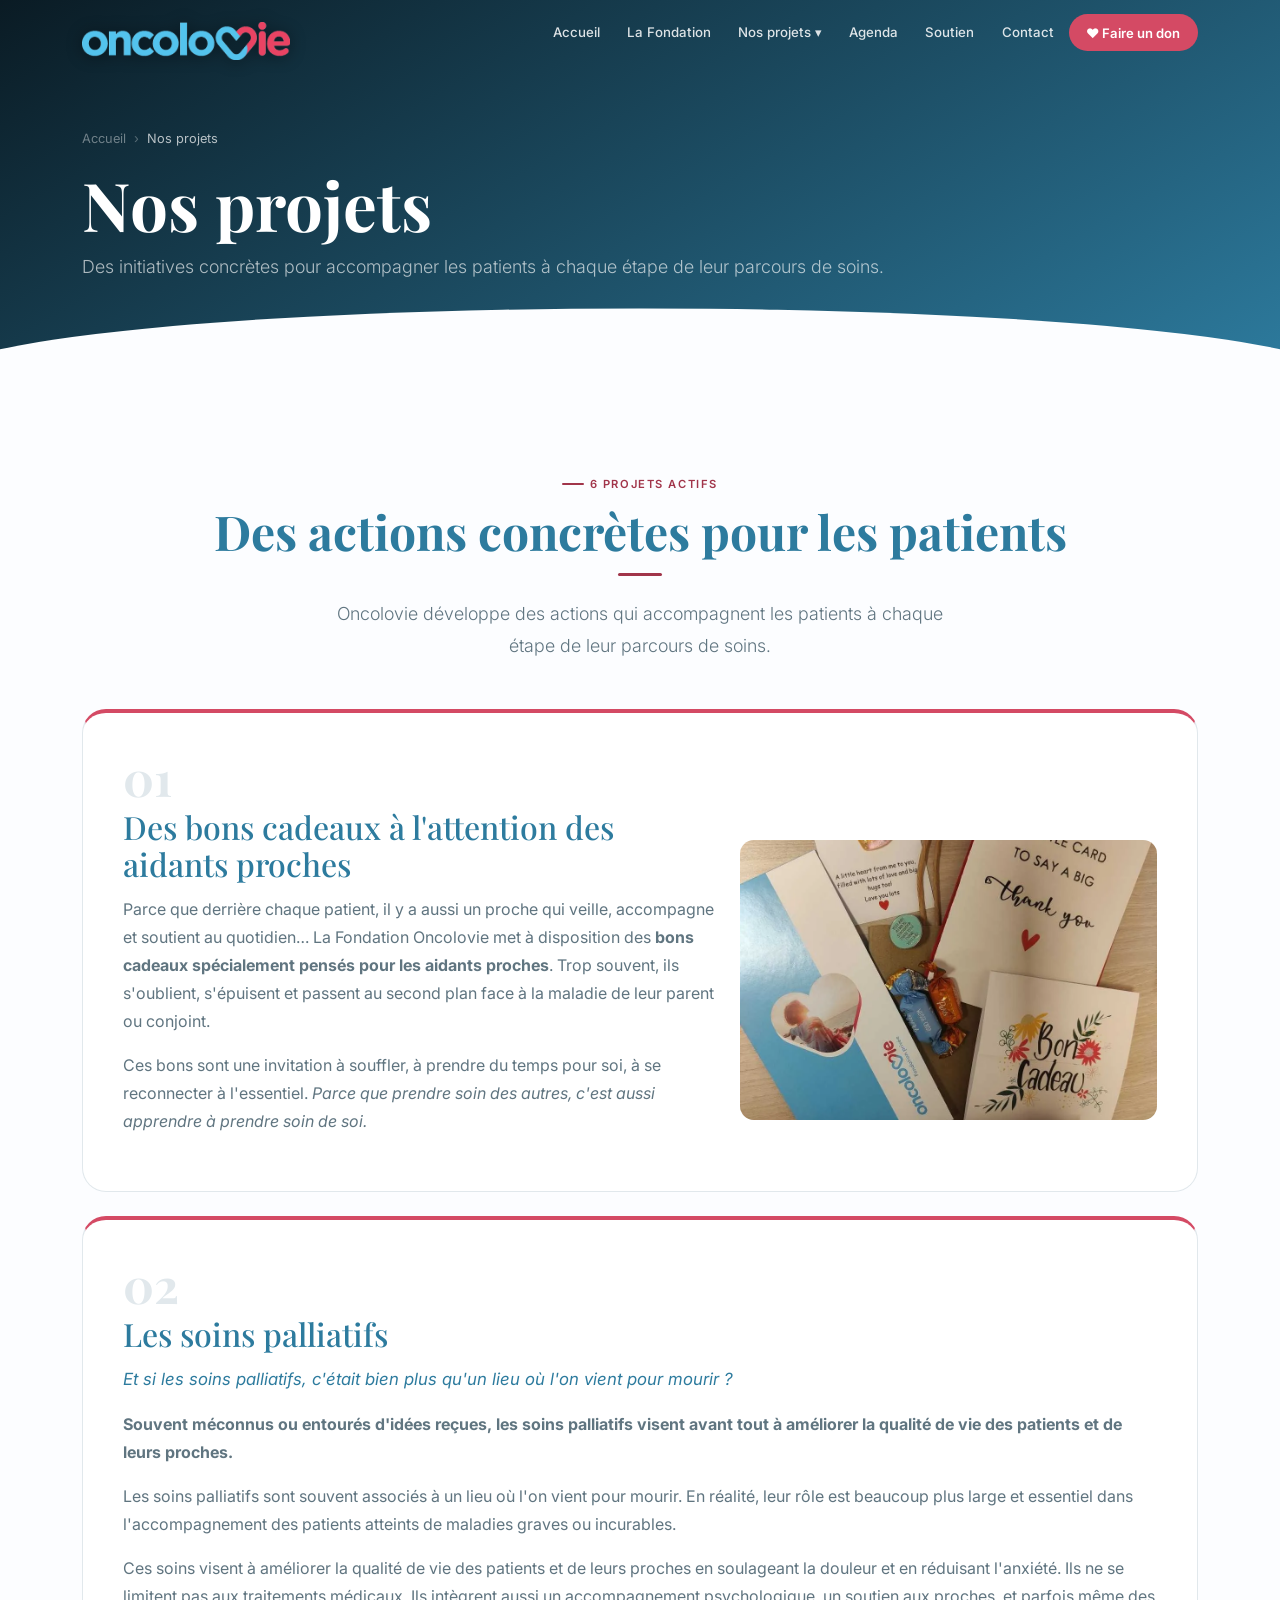
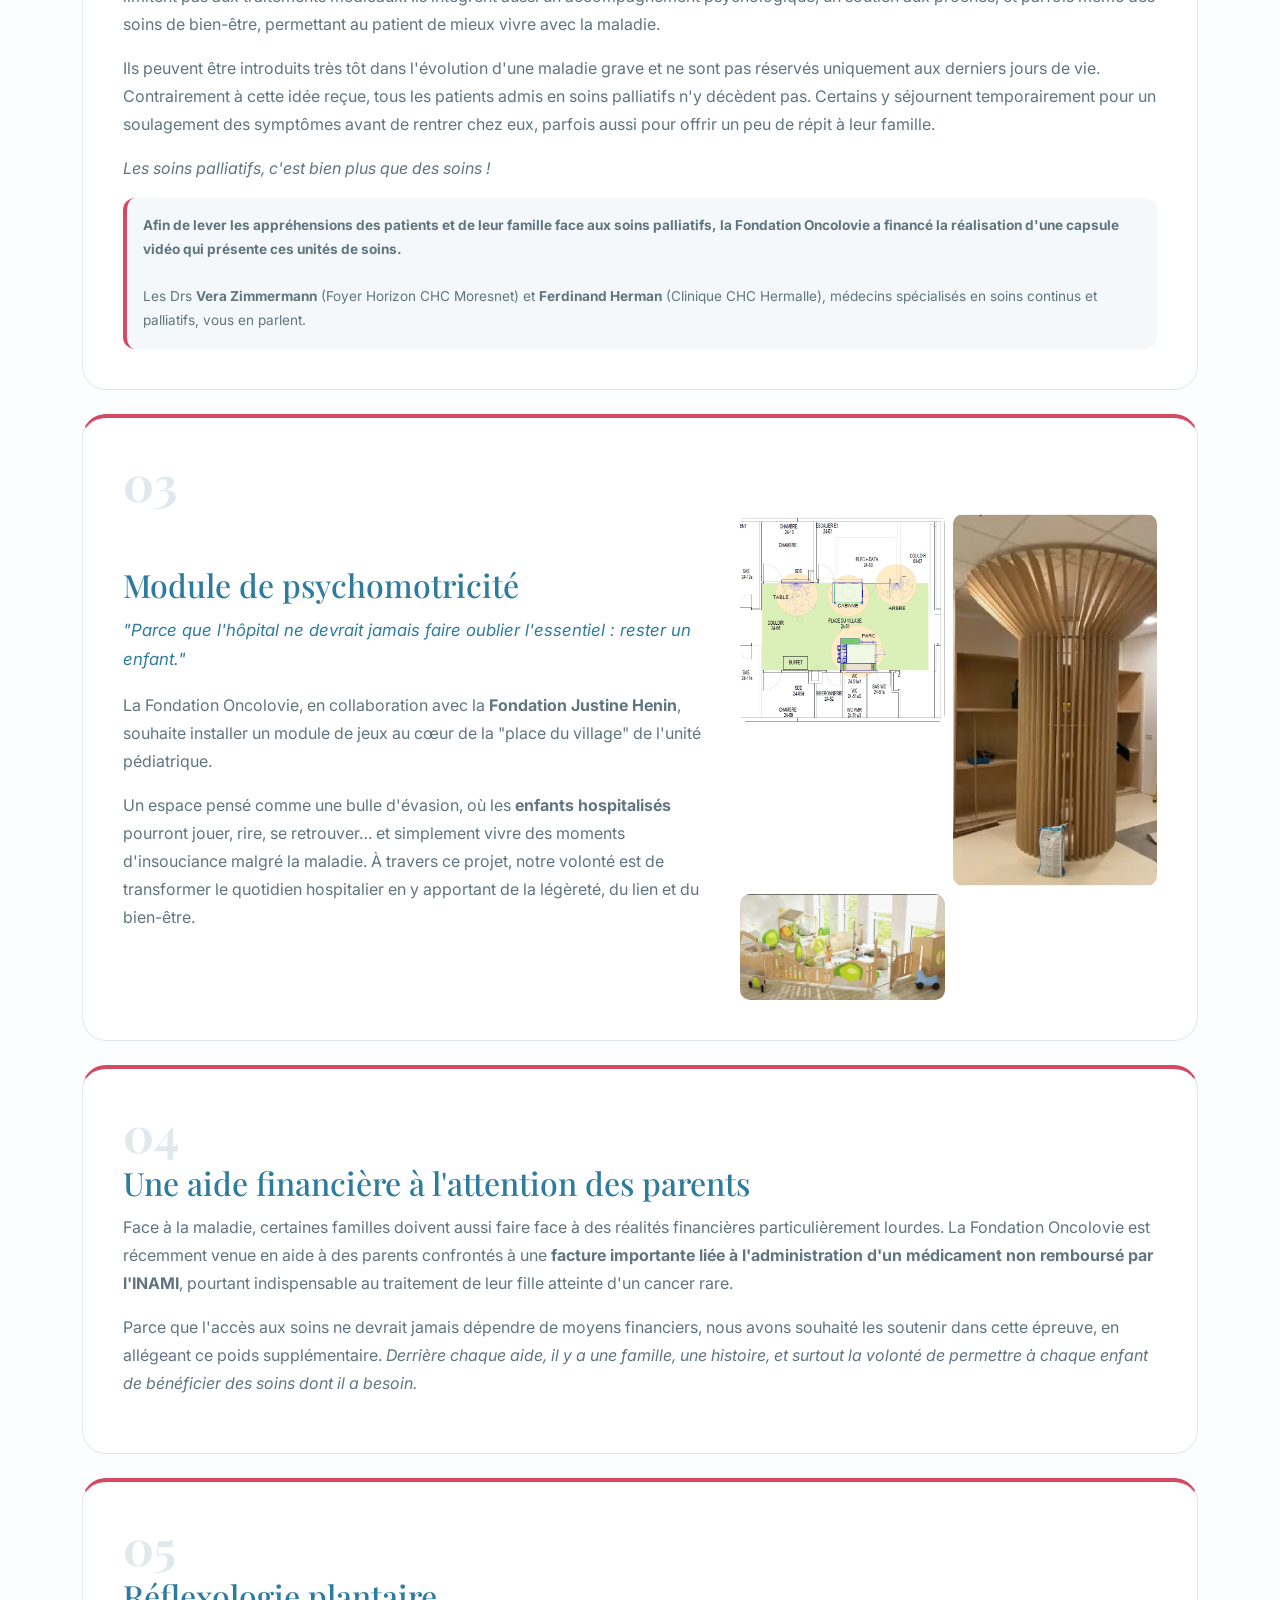
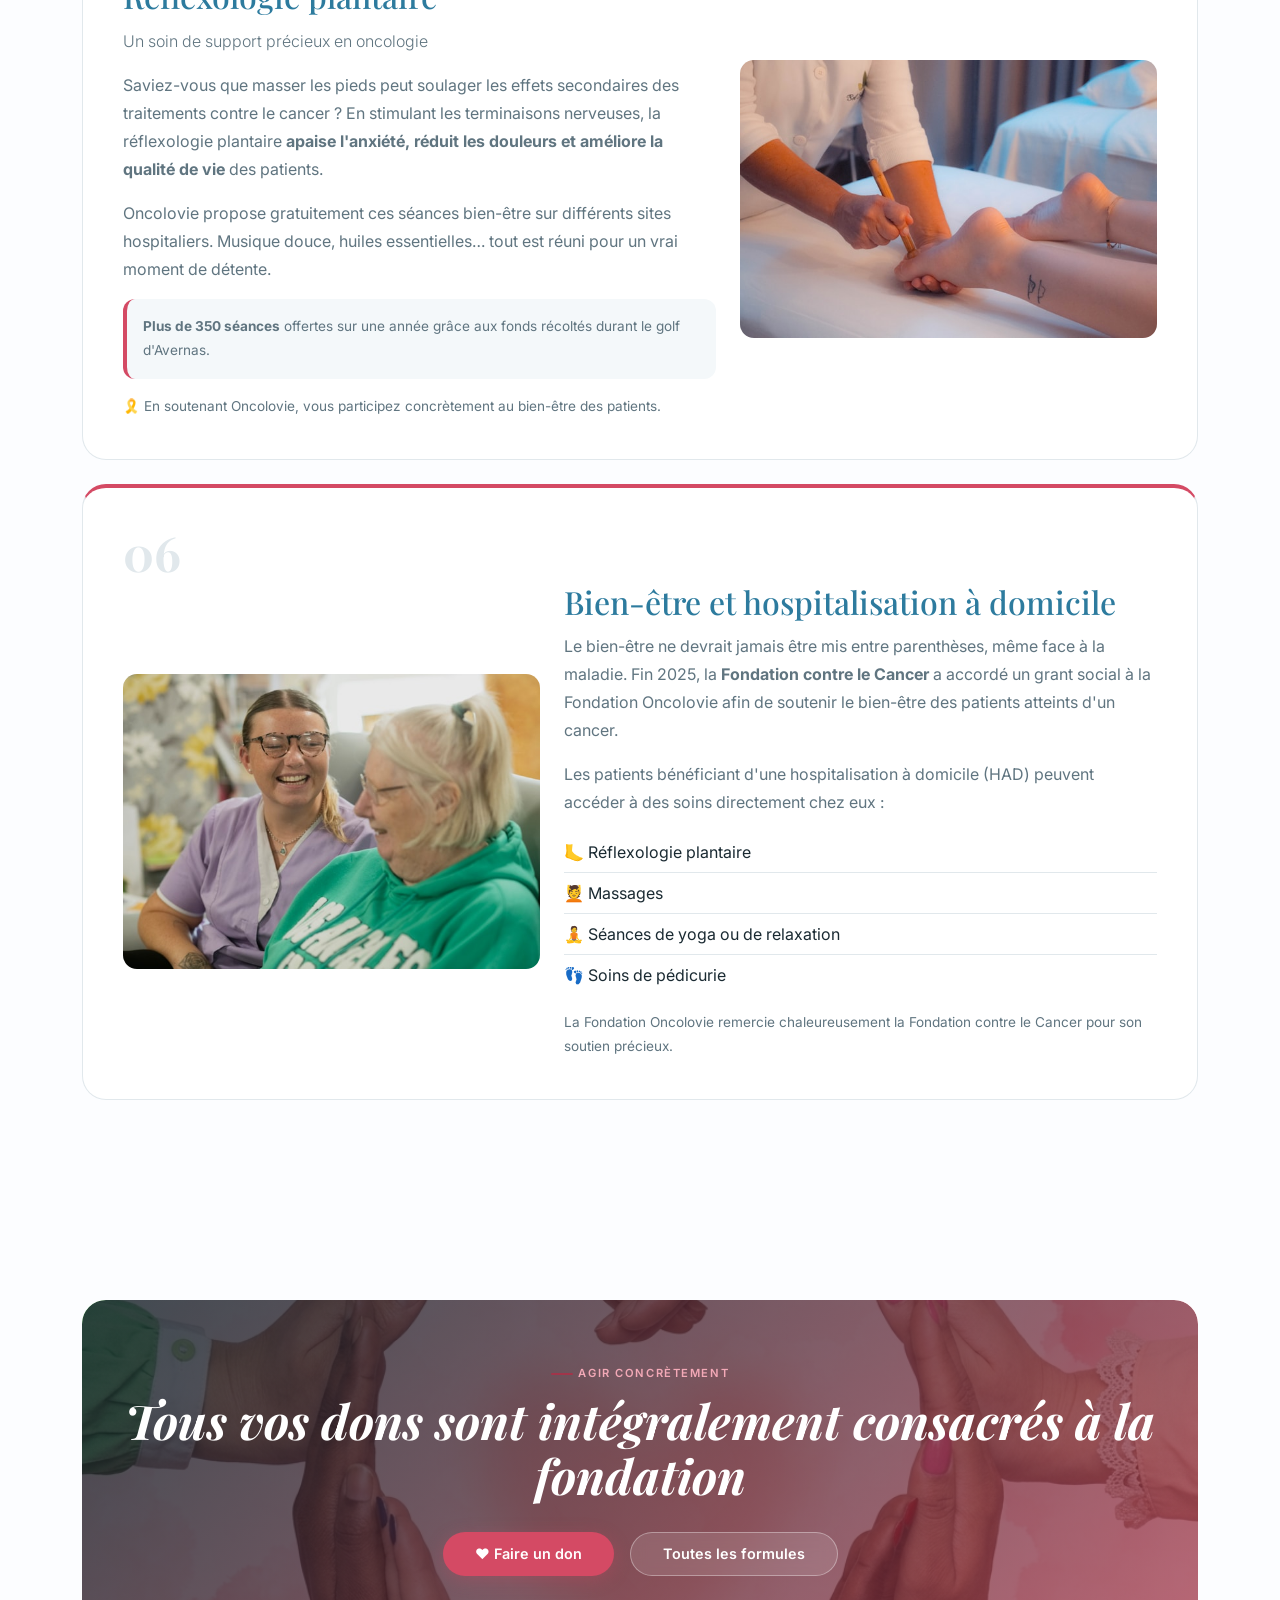
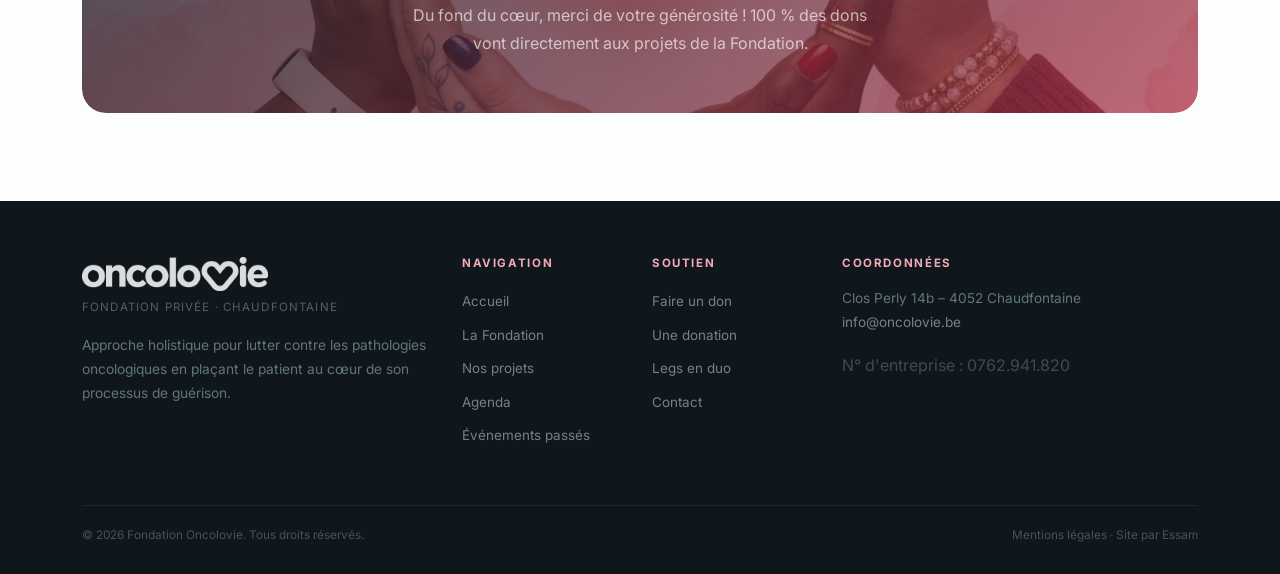
<file: projets.html>
<!DOCTYPE html>
<html lang="fr">
<head>
  <meta charset="UTF-8">
  <link rel="icon" href="images/Logo.png" type="image/png">
  <meta name="viewport" content="width=device-width, initial-scale=1.0">
  <title>Nos projets — Fondation Oncolovie</title>
  <link rel="stylesheet" href="https://cdn.jsdelivr.net/npm/bootstrap@5.3.3/dist/css/bootstrap.min.css">
  <link rel="preconnect" href="https://fonts.googleapis.com">
  <link rel="preconnect" href="https://fonts.gstatic.com" crossorigin>
  <link href="https://fonts.googleapis.com/css2?family=Playfair+Display:ital,wght@0,500;0,700;1,500&family=Inter:wght@300;400;500;600&display=swap" rel="stylesheet">
  <link rel="stylesheet" href="style.css">
  <meta name="description" content="Les 6 projets de la Fondation Oncolovie pour les patients oncologiques en région liégeoise.">
</head>
<body>
<nav class="nav-wrap solid" id="nav">
  <div class="container">
    <div class="nav-inner">
      <a class="nav-brand" href="index.html"><img src="images/Logo.png" alt="Oncolovie" class="nav-logo"></a>
      <button class="hamburger" id="hbg" onclick="toggleNav()" aria-label="Menu">
        <span></span><span></span><span></span>
      </button>
      <ul class="nav-links" id="navlinks">
        <li><a href="index.html">Accueil</a></li>
        <li><a href="la-fondation.html">La Fondation</a></li>
        <li class="has-drop"><a href="projets.html">Nos projets ▾</a><div class="drop">
          <a href="projets.html#bons-cadeaux">Bons cadeaux – aidants proches</a>
          <a href="projets.html#soins-palliatifs">Les soins palliatifs</a>
          <a href="projets.html#psychomotricite">Module de psychomotricité</a>
          <a href="projets.html#aide-financiere">Aide financière aux parents</a>
          <a href="projets.html#reflexologie">Réflexologie plantaire</a>
          <a href="projets.html#bien-etre-had">Bien-être & HAD</a>
        </div></li>
        <li><a href="actualites.html">Agenda</a></li>
                <li><a href="soutien.html">Soutien</a></li>
        <li><a href="contact.html">Contact</a></li>
        <li><a href="soutien.html#don" class="nav-don">❤ Faire un don</a></li>
      </ul>
    </div>
  </div>
</nav>

<section class="page-hero">
  <div class="container" style="position:relative;z-index:2;">
    <div class="bc"><a href="index.html">Accueil</a><span>›</span><span class="cur">Nos projets</span></div>
    <h1>Nos projets</h1>
    <p class="lead mt-2">Des initiatives concrètes pour accompagner les patients à chaque étape de leur parcours de soins.</p>
  </div>
</section>

<section class="sec">
  <div class="container">
    <div class="text-center mb-5 fu">
      <div class="tag center">6 projets actifs</div>
      <h2>Des actions concrètes pour les patients</h2>
      <div class="divider center"></div>
      <p class="lead mx-auto" style="max-width:620px;">Oncolovie développe des actions qui accompagnent les patients à chaque étape de leur parcours de soins.</p>
    </div>

    <div id="bons-cadeaux" class="proj-block fu">
      <div class="proj-num">01</div>
      <div class="row align-items-center gy-4">
        <div class="col-lg-7">
          <h3>Des bons cadeaux à l'attention des aidants proches</h3>
          <p>Parce que derrière chaque patient, il y a aussi un proche qui veille, accompagne et soutient au quotidien… La Fondation Oncolovie met à disposition des <strong>bons cadeaux spécialement pensés pour les aidants proches</strong>. Trop souvent, ils s'oublient, s'épuisent et passent au second plan face à la maladie de leur parent ou conjoint.</p>
          <p class="mt-3">Ces bons sont une invitation à souffler, à prendre du temps pour soi, à se reconnecter à l'essentiel. <em>Parce que prendre soin des autres, c'est aussi apprendre à prendre soin de soi.</em></p>
        </div>
        <div class="col-lg-5">
          <img src="images/Cadeau.webp" alt="Aidants proches" style="width:100%;border-radius:14px;object-fit:cover;max-height:280px;">
        </div>
      </div>
    </div>

    <div id="soins-palliatifs" class="proj-block fu">
      <div class="proj-num">02</div>
      <h3>Les soins palliatifs</h3>
      <p class="txt-italic-rose">Et si les soins palliatifs, c'était bien plus qu'un lieu où l'on vient pour mourir ?</p>
      <p class="mt-3"><strong>Souvent méconnus ou entourés d'idées reçues, les soins palliatifs visent avant tout à améliorer la qualité de vie des patients et de leurs proches.</strong></p>
      <p class="mt-3">Les soins palliatifs sont souvent associés à un lieu où l'on vient pour mourir. En réalité, leur rôle est beaucoup plus large et essentiel dans l'accompagnement des patients atteints de maladies graves ou incurables.</p>
      <p class="mt-3">Ces soins visent à améliorer la qualité de vie des patients et de leurs proches en soulageant la douleur et en réduisant l'anxiété. Ils ne se limitent pas aux traitements médicaux. Ils intègrent aussi un accompagnement psychologique, un soutien aux proches, et parfois même des soins de bien-être, permettant au patient de mieux vivre avec la maladie.</p>
      <p class="mt-3">Ils peuvent être introduits très tôt dans l'évolution d'une maladie grave et ne sont pas réservés uniquement aux derniers jours de vie. Contrairement à cette idée reçue, tous les patients admis en soins palliatifs n'y décèdent pas. Certains y séjournent temporairement pour un soulagement des symptômes avant de rentrer chez eux, parfois aussi pour offrir un peu de répit à leur famille.</p>
      <p class="mt-3"><em>Les soins palliatifs, c'est bien plus que des soins !</em></p>
      <div class="box-highlight">
        <p class="txt-small-muted"><strong>Afin de lever les appréhensions des patients et de leur famille face aux soins palliatifs, la Fondation Oncolovie a financé la réalisation d'une capsule vidéo qui présente ces unités de soins.</strong><br><br>
        Les Drs <strong>Vera Zimmermann</strong> (Foyer Horizon CHC Moresnet) et <strong>Ferdinand Herman</strong> (Clinique CHC Hermalle), médecins spécialisés en soins continus et palliatifs, vous en parlent.</p>
      </div>
    </div>

    <div id="psychomotricite" class="proj-block fu">
      <div class="proj-num">03</div>
      <div class="row align-items-center gy-4">
        <div class="col-lg-7">
          <h3>Module de psychomotricité</h3>
          <p class="txt-italic-rose">"Parce que l'hôpital ne devrait jamais faire oublier l'essentiel : rester un enfant."</p>
          <p class="mt-3">La Fondation Oncolovie, en collaboration avec la <strong>Fondation Justine Henin</strong>, souhaite installer un module de jeux au cœur de la "place du village" de l'unité pédiatrique.</p>
          <p class="mt-3">Un espace pensé comme une bulle d'évasion, où les <strong>enfants hospitalisés</strong> pourront jouer, rire, se retrouver… et simplement vivre des moments d'insouciance malgré la maladie. À travers ce projet, notre volonté est de transformer le quotidien hospitalier en y apportant de la légèreté, du lien et du bien-être.</p>
        </div>
        <div class="col-lg-5">
          <div class="row g-2">
            <div class="col-6"><img src="images/Module.webp" alt="Module psychomotricité" style="width:100%;border-radius:10px;"></div>
            <div class="col-6"><img src="images/Module2.webp" alt="Unité pédiatrique" style="width:100%;border-radius:10px;"></div>
            <div class="col-6"><img src="images/Module3.webp" alt="Plan" style="width:100%;border-radius:10px;"></div>
          </div>
        </div>
      </div>
    </div>

    <div id="aide-financiere" class="proj-block fu">
      <div class="proj-num">04</div>
      <h3>Une aide financière à l'attention des parents</h3>
      <p>Face à la maladie, certaines familles doivent aussi faire face à des réalités financières particulièrement lourdes. La Fondation Oncolovie est récemment venue en aide à des parents confrontés à une <strong>facture importante liée à l'administration d'un médicament non remboursé par l'INAMI</strong>, pourtant indispensable au traitement de leur fille atteinte d'un cancer rare.</p>
      <p class="mt-3">Parce que l'accès aux soins ne devrait jamais dépendre de moyens financiers, nous avons souhaité les soutenir dans cette épreuve, en allégeant ce poids supplémentaire. <em>Derrière chaque aide, il y a une famille, une histoire, et surtout la volonté de permettre à chaque enfant de bénéficier des soins dont il a besoin.</em></p>
    </div>

    <div id="reflexologie" class="proj-block fu">
      <div class="proj-num">05</div>
      <div class="row align-items-center gy-4">
        <div class="col-lg-7">
          <h3>Réflexologie plantaire</h3>
          <p class="lead" style="font-size:1rem;">Un soin de support précieux en oncologie</p>
          <p class="mt-2">Saviez-vous que masser les pieds peut soulager les effets secondaires des traitements contre le cancer ? En stimulant les terminaisons nerveuses, la réflexologie plantaire <strong>apaise l'anxiété, réduit les douleurs et améliore la qualité de vie</strong> des patients.</p>
          <p class="mt-3">Oncolovie propose gratuitement ces séances bien-être sur différents sites hospitaliers. Musique douce, huiles essentielles… tout est réuni pour un vrai moment de détente.</p>
          <div class="box-highlight">
            <p class="txt-small-muted"><strong>Plus de 350 séances</strong> offertes sur une année grâce aux fonds récoltés durant le golf d'Avernas.</p>
          </div>
          <p class="mt-3 txt-small-muted">🎗️ En soutenant Oncolovie, vous participez concrètement au bien-être des patients.</p>
        </div>
        <div class="col-lg-5">
          <img src="images/Plantaire.jpg" alt="Réflexologie plantaire" style="width:100%;border-radius:14px;object-fit:cover;max-height:300px;">
        </div>
      </div>
    </div>

    <div id="bien-etre-had" class="proj-block fu">
      <div class="proj-num">06</div>
      <div class="row align-items-center gy-4">
        <div class="col-lg-5">
          <img src="images/Domicile.jpg" alt="Bien-être à domicile" style="width:100%;border-radius:14px;object-fit:cover;max-height:340px;">
        </div>
        <div class="col-lg-7">
          <h3>Bien-être et hospitalisation à domicile</h3>
          <p>Le bien-être ne devrait jamais être mis entre parenthèses, même face à la maladie. Fin 2025, la <strong>Fondation contre le Cancer</strong> a accordé un grant social à la Fondation Oncolovie afin de soutenir le bien-être des patients atteints d'un cancer.</p>
          <p class="mt-3">Les patients bénéficiant d'une hospitalisation à domicile (HAD) peuvent accéder à des soins directement chez eux :</p>
          <ul class="list-clean mt-3">
            <li>🦶 Réflexologie plantaire</li>
            <li>💆 Massages</li>
            <li>🧘 Séances de yoga ou de relaxation</li>
            <li>👣 Soins de pédicurie</li>
          </ul>
          <p class="mt-3 txt-small-muted">La Fondation Oncolovie remercie chaleureusement la Fondation contre le Cancer pour son soutien précieux.</p>
        </div>
      </div>
    </div>

    </div>
  </div>
</section>

<section class="sec">
  <div class="container">
    <div class="don-banner fu" style="background:url('images/cta-don.webp') center/cover no-repeat;">
      <div style="position:absolute;inset:0;background:linear-gradient(135deg,rgba(10,27,36,0.78) 0%,rgba(164,53,74,0.70) 100%);border-radius:inherit;pointer-events:none;"></div>
      <div style="position:relative;z-index:1;">
        <div class="tag center" style="color:var(--gold-l);">Agir concrètement</div>
        <h2>Tous vos dons sont <em>intégralement consacrés</em> à la fondation</h2>
        <div style="display:flex;justify-content:center;gap:1rem;flex-wrap:wrap;margin:1.8rem 0 1.6rem;">
          <a href="soutien.html#don" class="btn btn-gold">❤ Faire un don</a>
          <a href="soutien.html" class="btn btn-ghost">Toutes les formules</a>
        </div>
        <p class="sub">Du fond du cœur, merci de votre générosité ! 100&nbsp;% des dons vont directement aux projets de la Fondation.</p>
      </div>
    </div>
  </div>
</section>

<footer>
  <div class="container">
    <div class="row gy-4">
      <div class="col-lg-4">
        <img src="images/Logo.png" alt="Oncolovie" style="height:34px;margin-bottom:.4rem;filter:brightness(0) invert(1);opacity:.85;display:block;">
        <div class="foot-sub mt-1">Fondation privée · Chaudfontaine</div>
        <p style="font-size:.86rem;margin-top:1rem;">Approche holistique pour lutter contre les pathologies oncologiques en plaçant le patient au cœur de son processus de guérison.</p>
      </div>
      <div class="col-6 col-lg-2">
        <h5>Navigation</h5>
        <ul>
          <li><a href="index.html">Accueil</a></li>
          <li><a href="la-fondation.html">La Fondation</a></li>
          <li><a href="projets.html">Nos projets</a></li>
          
          <li><a href="actualites.html">Agenda</a></li>
          <li><a href="actualites.html#passes">Événements passés</a></li>
        </ul>
      </div>
      <div class="col-6 col-lg-2">
        <h5>Soutien</h5>
        <ul>
          <li><a href="soutien.html#don">Faire un don</a></li>
          <li><a href="soutien.html#donation">Une donation</a></li>
          <li><a href="soutien.html#legs">Legs en duo</a></li>
          <li><a href="contact.html">Contact</a></li>
        </ul>
      </div>
      <div class="col-lg-4">
        <h5>Coordonnées</h5>
        <p style="font-size:.85rem;">Clos Perly 14b – 4052 Chaudfontaine<br>
          <a href="mailto:info@oncolovie.be" class="footer-link">info@oncolovie.be</a></p>
        <p class="foot-nr mt-2">N° d'entreprise : 0762.941.820</p>
      </div>
    </div>
    <div class="foot-bottom">
      <span>© 2026 Fondation Oncolovie. Tous droits réservés.</span>
      <span><a href="mentions-legales.html">Mentions légales</a> · Site par <a href="https://venomenale.github.io/DAFA/">Essam</a></span>
    </div>
  </div>
</footer>

<script src="https://cdn.jsdelivr.net/npm/bootstrap@5.3.3/dist/js/bootstrap.bundle.min.js"></script>
<script>
const navEl = document.getElementById('nav');
if(navEl) window.addEventListener('scroll', function(){ navEl.classList.toggle('solid', window.scrollY > 50); });

function toggleNav(){
  var nl = document.getElementById('navlinks');
  var hbg = document.getElementById('hbg');
  nl.classList.toggle('open');
  hbg.classList.toggle('is-open');
  if(!nl.classList.contains('open')){
    document.querySelectorAll('.has-drop').forEach(function(el){ el.classList.remove('open-drop'); });
  }
}

document.querySelectorAll('.has-drop > a').forEach(function(a){
  a.addEventListener('click', function(e){
    if(window.innerWidth < 992){
      e.preventDefault();
      var p = this.closest('.has-drop');
      var was = p.classList.contains('open-drop');
      document.querySelectorAll('.has-drop').forEach(function(el){ el.classList.remove('open-drop'); });
      if(!was) p.classList.add('open-drop');
    }
  });
});

document.querySelectorAll('.nav-links li:not(.has-drop) a').forEach(function(a){
  a.addEventListener('click', function(){
    if(window.innerWidth < 992){
      document.getElementById('navlinks').classList.remove('open');
      document.getElementById('hbg').classList.remove('is-open');
    }
  });
});

document.addEventListener('click', function(e){
  var nav = document.getElementById('nav');
  if(nav && !nav.contains(e.target)){
    document.getElementById('navlinks').classList.remove('open');
    document.getElementById('hbg').classList.remove('is-open');
    document.querySelectorAll('.has-drop').forEach(function(el){ el.classList.remove('open-drop'); });
  }
});

const obs = new IntersectionObserver(function(entries){
  entries.forEach(function(e){ if(e.isIntersecting) e.target.classList.add('in'); });
}, {threshold: 0.1});
document.querySelectorAll('.fu').forEach(function(el){ obs.observe(el); });
</script>
</body>
</html>
</file>
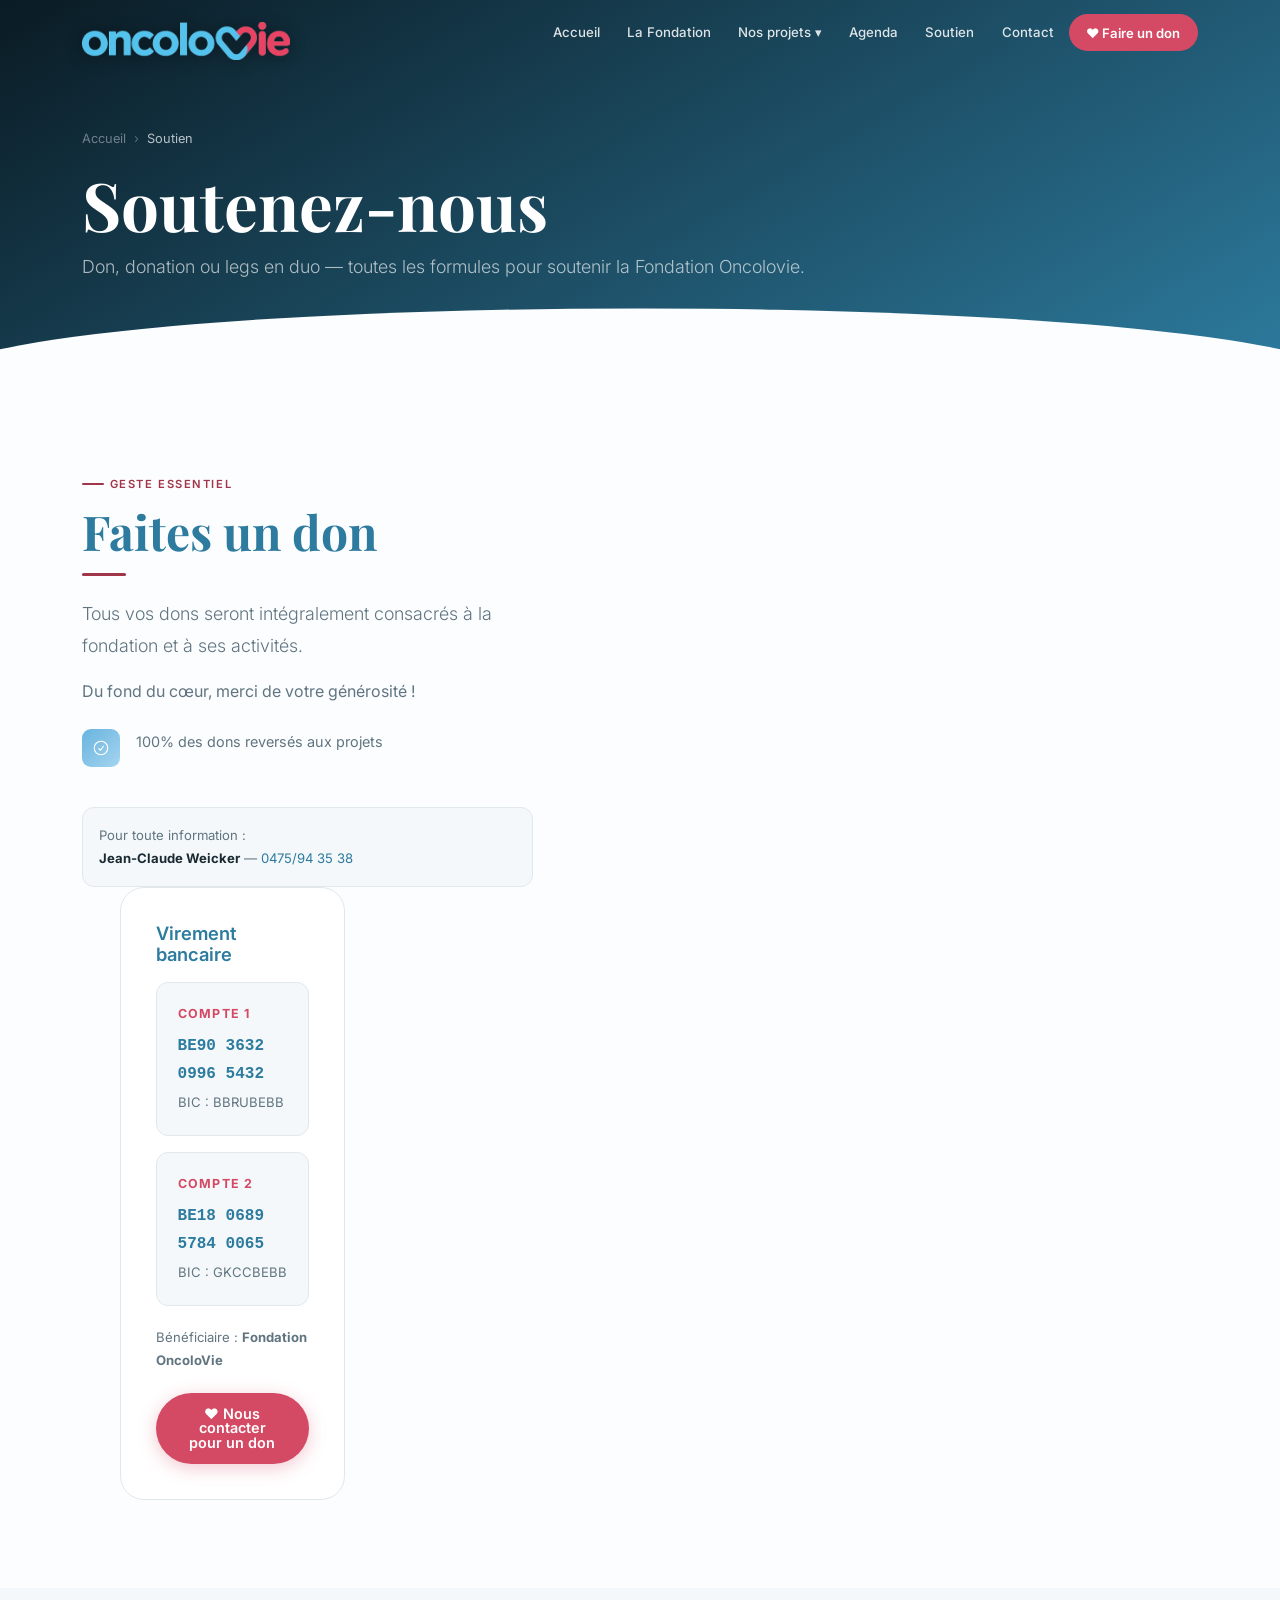
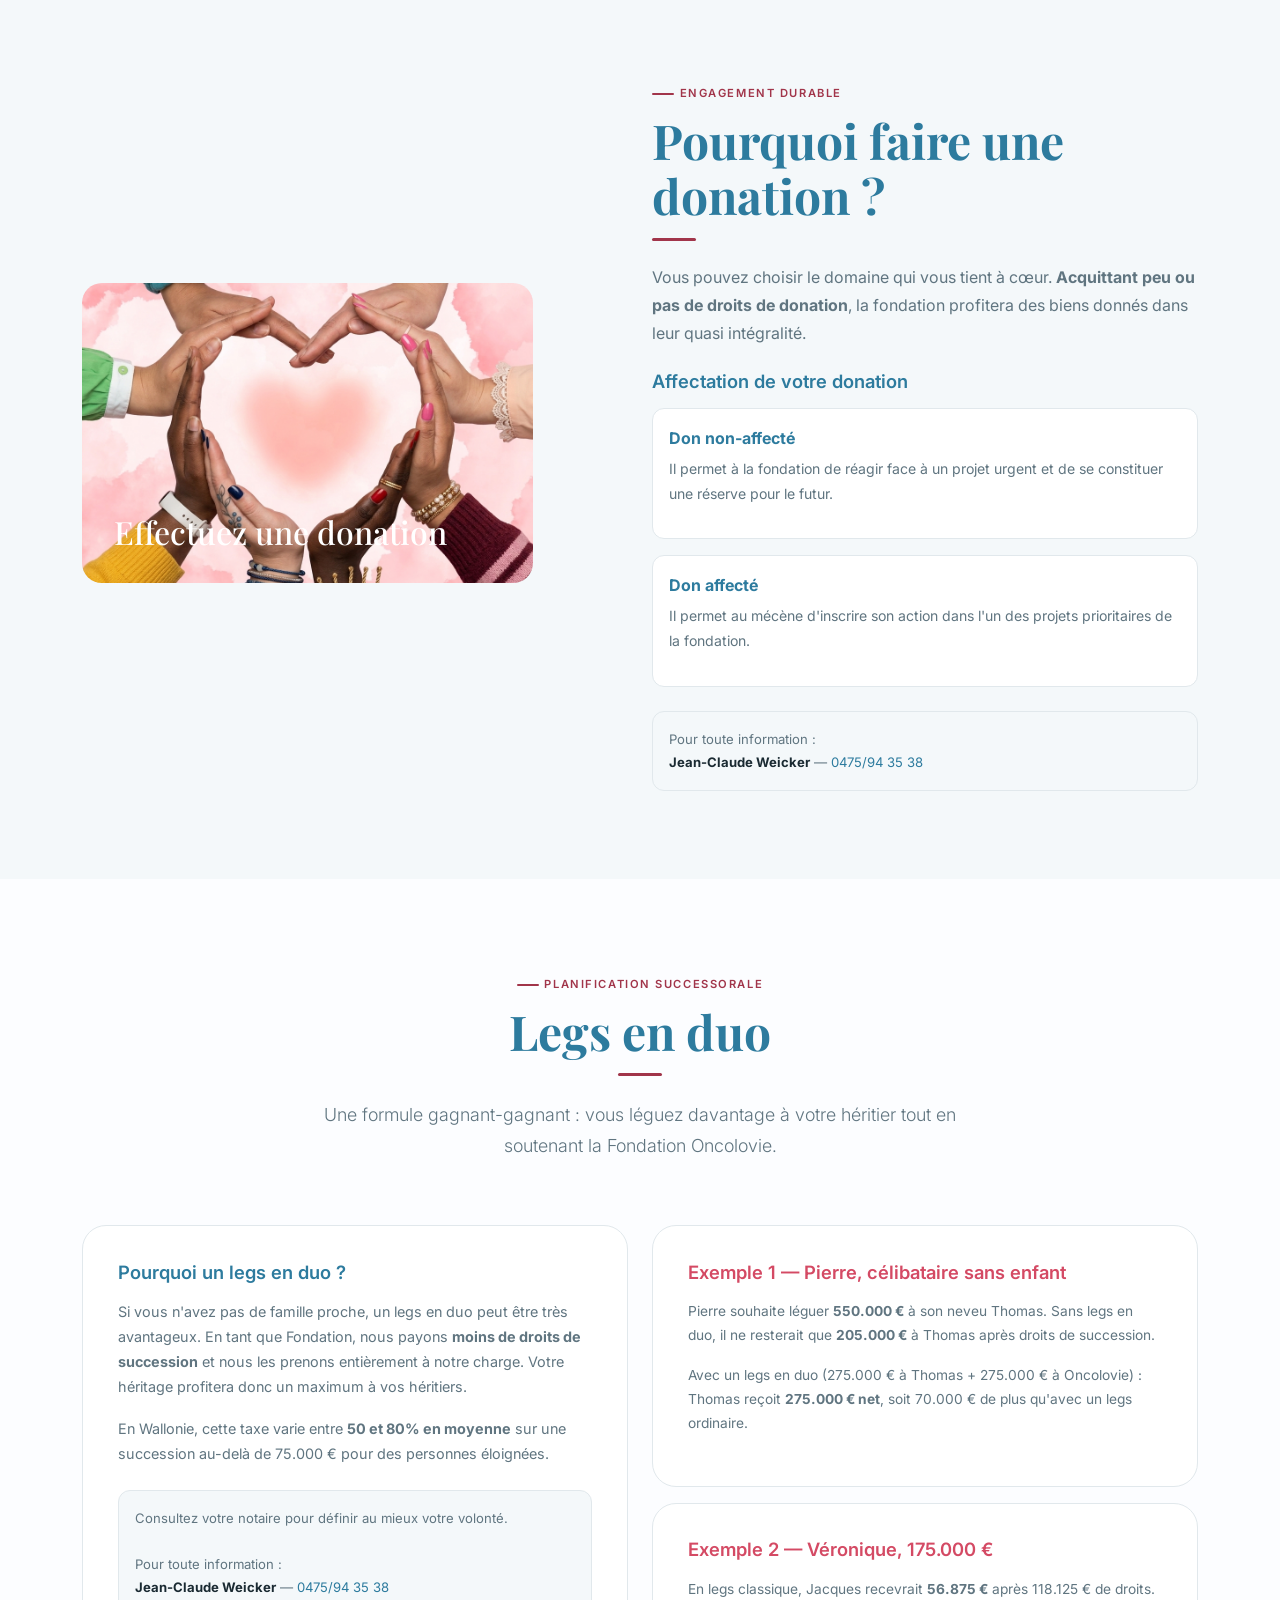
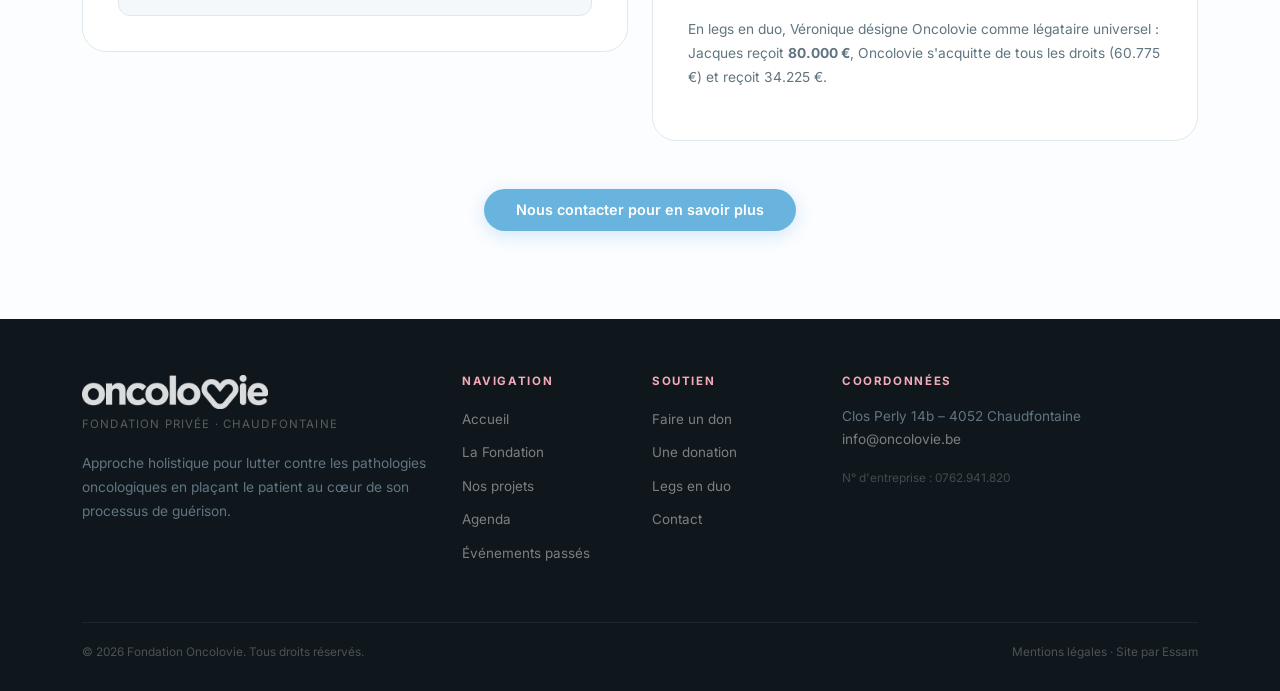
<file: soutien.html>
<!DOCTYPE html>
<html lang="fr">
<head>
  <meta charset="UTF-8">
  <link rel="icon" href="images/Logo.png" type="image/png">
  <meta name="viewport" content="width=device-width, initial-scale=1.0">
  <title>Soutien — Fondation Oncolovie</title>
  <link rel="stylesheet" href="https://cdn.jsdelivr.net/npm/bootstrap@5.3.3/dist/css/bootstrap.min.css">
  <link rel="preconnect" href="https://fonts.googleapis.com">
  <link rel="preconnect" href="https://fonts.gstatic.com" crossorigin>
  <link href="https://fonts.googleapis.com/css2?family=Playfair+Display:ital,wght@0,500;0,700;1,500&family=Inter:wght@300;400;500;600&display=swap" rel="stylesheet">
  <link rel="stylesheet" href="style.css">

  <meta name="description" content="Don, donation et legs en duo pour soutenir la Fondation Oncolovie.">
</head>
<body>
<nav class="nav-wrap" id="nav">
  <div class="container">
    <div class="nav-inner">
      <a class="nav-brand" href="index.html"><img src="images/Logo.png" alt="Oncolovie" class="nav-logo"></a>
      <button class="hamburger" id="hbg" onclick="toggleNav()" aria-label="Menu">
        <span></span><span></span><span></span>
      </button>
      <ul class="nav-links" id="navlinks">
        <li><a href="index.html">Accueil</a></li>
        <li><a href="la-fondation.html">La Fondation</a></li>
        <li class="has-drop"><a href="projets.html">Nos projets ▾</a><div class="drop">
      <a href="projets.html#bons-cadeaux">Bons cadeaux – aidants proches</a>
      <a href="projets.html#soins-palliatifs">Les soins palliatifs</a>
      <a href="projets.html#psychomotricite">Module de psychomotricité</a>
      <a href="projets.html#aide-financiere">Aide financière aux parents</a>
      <a href="projets.html#reflexologie">Réflexologie plantaire</a>
      <a href="projets.html#bien-etre-had">Bien-être & HAD</a>
    </div></li>
        <li><a href="actualites.html">Agenda</a></li>
                <li><a href="soutien.html">Soutien</a></li>
        <li><a href="contact.html">Contact</a></li>
        <li><a href="soutien.html#don" class="nav-don">❤ Faire un don</a></li>
      </ul>
    </div>
  </div>
</nav>
<section class="page-hero">
  <div class="container" style="position:relative;z-index:2;">
    <div class="bc"><a href="index.html">Accueil</a><span>›</span><span class="cur">Soutien</span></div>
    <h1>Soutenez-nous</h1>
    <p class="lead mt-2">Don, donation ou legs en duo — toutes les formules pour soutenir la Fondation Oncolovie.</p>
  </div>
</section>
<section class="sec" id="don">
  <div class="container">
    <div class="row align-items-center gy-5">
      <div class="col-lg-5 fu">
        <div class="tag">Geste essentiel</div>
        <h2>Faites un don</h2>
        <div class="divider"></div>
        <p class="lead">Tous vos dons seront intégralement consacrés à la fondation et à ses activités.</p>
        <p class="mt-3">Du fond du cœur, merci de votre générosité !</p>
        <div class="mt-4">
          <div class="d-flex align-items-start gap-3 mb-3">
            <div class="icon-wrap sm"><svg viewBox="0 0 24 24" stroke-width="1.5"><path stroke-linecap="round" stroke-linejoin="round" d="M9 12.75L11.25 15 15 9.75M21 12a9 9 0 11-18 0 9 9 0 0118 0z"/></svg></div>
            <p style="margin:0;font-size:.9rem;">100% des dons reversés aux projets</p>
          </div>
        <div class="mt-4 p-3" style="background:var(--cream2);border-radius:12px;border:1px solid var(--border);">
          <p style="font-size:.82rem;margin:0;color:var(--muted);">Pour toute information :<br>
          <strong style="color:var(--ink);">Jean-Claude Weicker</strong> — <a href="tel:0475943538">0475/94 35 38</a></p>
        </div>
      </div>
      <div class="col-lg-6 offset-lg-1 fu d1">
        <div class="form-card">
          <h4 class="mb-3">Virement bancaire</h4>
          <div style="background:var(--cream2);border-radius:12px;padding:1.3rem;margin-bottom:1rem;border:1px solid var(--border);">
            <p style="font-size:.78rem;font-weight:700;letter-spacing:.1em;text-transform:uppercase;color:var(--gold);margin-bottom:.4rem;">Compte 1</p>
            <p style="font-family:monospace;font-size:1rem;font-weight:700;color:var(--rose-d);margin:0;">BE90 3632 0996 5432</p>
            <p style="font-size:.82rem;color:var(--muted);margin:.2rem 0 0;">BIC : BBRUBEBB</p>
          </div>
          <div style="background:var(--cream2);border-radius:12px;padding:1.3rem;margin-bottom:1.3rem;border:1px solid var(--border);">
            <p style="font-size:.78rem;font-weight:700;letter-spacing:.1em;text-transform:uppercase;color:var(--gold);margin-bottom:.4rem;">Compte 2</p>
            <p style="font-family:monospace;font-size:1rem;font-weight:700;color:var(--rose-d);margin:0;">BE18 0689 5784 0065</p>
            <p style="font-size:.82rem;color:var(--muted);margin:.2rem 0 0;">BIC : GKCCBEBB</p>
          </div>
          <p style="font-size:.82rem;color:var(--muted);margin-bottom:1.3rem;">Bénéficiaire : <strong>Fondation OncoloVie</strong></p>
          <a href="mailto:info@oncolovie.be?subject=Don Fondation Oncolovie" class="btn btn-gold w-100" style="justify-content:center;">❤ Nous contacter pour un don</a>
        </div>
      </div>
    </div>
  </div>
</section>

<section class="sec bg-warm" id="donation">
  <div class="container">
    <div class="row align-items-center gy-5">
      <div class="col-lg-5 fu">
        <div style="position:relative;border-radius:20px;overflow:hidden;">
          <img src="images/cta-don.webp" alt="Effectuer une donation" style="width:100%;height:300px;object-fit:cover;display:block;">
          <div style="position:absolute;inset:0;background:linear-gradient(135deg);border-radius:20px;display:flex;align-items:flex-end;padding:2rem;">
            <h3 style="color:#fff;margin:0;">Effectuez une donation</h3>
          </div>
        </div>
      </div>
      <div class="col-lg-6 offset-lg-1 fu d1">
        <div class="tag">Engagement durable</div>
        <h2>Pourquoi faire une donation ?</h2>
        <div class="divider"></div>
        <p>Vous pouvez choisir le domaine qui vous tient à cœur. <strong>Acquittant peu ou pas de droits de donation</strong>, la fondation profitera des biens donnés dans leur quasi intégralité.</p>
        <h4 class="mt-4">Affectation de votre donation</h4>
        <div class="mt-3">
          <div class="p-3 mb-3" style="background:var(--white);border-radius:12px;border:1px solid var(--border);">
            <strong style="color:var(--rose-d);">Don non-affecté</strong>
            <p style="font-size:.88rem;margin-top:.3rem;">Il permet à la fondation de réagir face à un projet urgent et de se constituer une réserve pour le futur.</p>
          </div>
          <div class="p-3" style="background:var(--white);border-radius:12px;border:1px solid var(--border);">
            <strong style="color:var(--rose-d);">Don affecté</strong>
            <p style="font-size:.88rem;margin-top:.3rem;">Il permet au mécène d'inscrire son action dans l'un des projets prioritaires de la fondation.</p>
          </div>
        </div>
        <div class="mt-4 p-3" style="background:var(--cream2);border-radius:12px;border:1px solid var(--border);">
          <p style="font-size:.82rem;margin:0;color:var(--muted);">Pour toute information :<br>
          <strong style="color:var(--ink);">Jean-Claude Weicker</strong> — <a href="tel:0475943538">0475/94 35 38</a></p>
        </div>
      </div>
    </div>
  </div>
</section>

<section class="sec" id="legs">
  <div class="container">
    <div class="row justify-content-center text-center mb-5">
      <div class="col-lg-7 fu">
        <div class="tag" style="justify-content:center;">Planification successorale</div>
        <h2>Legs en duo</h2>
        <div class="divider center"></div>
        <p class="lead mx-auto">Une formule gagnant-gagnant : vous léguez davantage à votre héritier tout en soutenant la Fondation Oncolovie.</p>
      </div>
    </div>
    <div class="row align-items-start gy-5">
      <div class="col-lg-6 fu">
        <div class="form-card" style="height:100%;">
          <h4 class="mb-3">Pourquoi un legs en duo ?</h4>
          <p style="font-size:.9rem;">Si vous n'avez pas de famille proche, un legs en duo peut être très avantageux. En tant que Fondation, nous payons <strong>moins de droits de succession</strong> et nous les prenons entièrement à notre charge. Votre héritage profitera donc un maximum à vos héritiers.</p>
          <p class="mt-3" style="font-size:.9rem;">En Wallonie, cette taxe varie entre <strong>50 et 80% en moyenne</strong> sur une succession au-delà de 75.000 € pour des personnes éloignées.</p>
          <div class="mt-4 p-3" style="background:var(--cream2);border-radius:12px;border:1px solid var(--border);">
            <p style="font-size:.82rem;margin:0;color:var(--muted);">Consultez votre notaire pour définir au mieux votre volonté.<br><br>
            Pour toute information :<br>
            <strong style="color:var(--ink);">Jean-Claude Weicker</strong> — <a href="tel:0475943538">0475/94 35 38</a></p>
          </div>
        </div>
      </div>
      <div class="col-lg-6 fu d1">
        <div class="form-card mb-3">
          <h4 class="mb-3" style="color:var(--gold);">Exemple 1 — Pierre, célibataire sans enfant</h4>
          <p style="font-size:.86rem;">Pierre souhaite léguer <strong>550.000 €</strong> à son neveu Thomas. Sans legs en duo, il ne resterait que <strong>205.000 €</strong> à Thomas après droits de succession.</p>
          <p style="font-size:.86rem;margin-top:.6rem;">Avec un legs en duo (275.000 € à Thomas + 275.000 € à Oncolovie) : Thomas reçoit <strong>275.000 € net</strong>, soit 70.000 € de plus qu'avec un legs ordinaire.</p>
        </div>
        <div class="form-card">
          <h4 class="mb-3" style="color:var(--gold);">Exemple 2 — Véronique, 175.000 €</h4>
          <p style="font-size:.86rem;">En legs classique, Jacques recevrait <strong>56.875 €</strong> après 118.125 € de droits.</p>
          <p style="font-size:.86rem;margin-top:.6rem;">En legs en duo, Véronique désigne Oncolovie comme légataire universel : Jacques reçoit <strong>80.000 €</strong>, Oncolovie s'acquitte de tous les droits (60.775 €) et reçoit 34.225 €.</p>
        </div>
      </div>
    </div>
    <div class="text-center mt-5 fu">
      <a href="contact.html" class="btn btn-rose">Nous contacter pour en savoir plus</a>
    </div>
  </div>
</section>
<footer>
  <div class="container">
    <div class="row gy-4">
      <div class="col-lg-4">
        <img src="images/Logo.png" alt="Oncolovie" style="height:34px;margin-bottom:.4rem;filter:brightness(0) invert(1);opacity:.85;display:block;">
        <div class="foot-sub mt-1">Fondation privée · Chaudfontaine</div>
        <p style="font-size:.86rem;margin-top:1rem;">Approche holistique pour lutter contre les pathologies oncologiques en plaçant le patient au cœur de son processus de guérison.</p>
      </div>
      <div class="col-6 col-lg-2">
        <h5>Navigation</h5>
        <ul>
          <li><a href="index.html">Accueil</a></li>
          <li><a href="la-fondation.html">La Fondation</a></li>
          <li><a href="projets.html">Nos projets</a></li>
          
          <li><a href="actualites.html">Agenda</a></li>
          <li><a href="actualites.html#passes">Événements passés</a></li>
        </ul>
      </div>
      <div class="col-6 col-lg-2">
        <h5>Soutien</h5>
        <ul>
          <li><a href="soutien.html#don">Faire un don</a></li>
          <li><a href="soutien.html#donation">Une donation</a></li>
          <li><a href="soutien.html#legs">Legs en duo</a></li>
          <li><a href="contact.html">Contact</a></li>
        </ul>
      </div>
      <div class="col-lg-4">
        <h5>Coordonnées</h5>
        <p style="font-size:.85rem;">Clos Perly 14b – 4052 Chaudfontaine<br>
          <a href="mailto:info@oncolovie.be" style="color:rgba(255,255,255,.45);">info@oncolovie.be</a></p>
        <p style="font-size:.74rem;color:rgba(255,255,255,.22);margin-top:.6rem;">N° d'entreprise : 0762.941.820</p>
      </div>
    </div>
    <div class="foot-bottom">
      <span>© 2026 Fondation Oncolovie. Tous droits réservés.</span>
      <span><a href="mentions-legales.html">Mentions légales</a> · Site par <a href="https://venomenale.github.io/DAFA/">Essam</a></span>
    </div>
  </div>
</footer>
<script src="https://cdn.jsdelivr.net/npm/bootstrap@5.3.3/dist/js/bootstrap.bundle.min.js"></script>
<script>
const navEl = document.getElementById('nav');
if(navEl) window.addEventListener('scroll', function(){ navEl.classList.toggle('solid', window.scrollY > 50); });

function toggleNav(){
  var nl = document.getElementById('navlinks');
  var hbg = document.getElementById('hbg');
  nl.classList.toggle('open');
  hbg.classList.toggle('is-open');
  if(!nl.classList.contains('open')){
    document.querySelectorAll('.has-drop').forEach(function(el){ el.classList.remove('open-drop'); });
  }
}

document.querySelectorAll('.has-drop > a').forEach(function(a){
  a.addEventListener('click', function(e){
    if(window.innerWidth < 992){
      e.preventDefault();
      var p = this.closest('.has-drop');
      var was = p.classList.contains('open-drop');
      document.querySelectorAll('.has-drop').forEach(function(el){ el.classList.remove('open-drop'); });
      if(!was) p.classList.add('open-drop');
    }
  });
});

document.querySelectorAll('.nav-links li:not(.has-drop) a').forEach(function(a){
  a.addEventListener('click', function(){
    if(window.innerWidth < 992){
      document.getElementById('navlinks').classList.remove('open');
      document.getElementById('hbg').classList.remove('is-open');
    }
  });
});

document.addEventListener('click', function(e){
  var nav = document.getElementById('nav');
  if(nav && !nav.contains(e.target)){
    document.getElementById('navlinks').classList.remove('open');
    document.getElementById('hbg').classList.remove('is-open');
    document.querySelectorAll('.has-drop').forEach(function(el){ el.classList.remove('open-drop'); });
  }
});

const obs = new IntersectionObserver(function(entries){
  entries.forEach(function(e){ if(e.isIntersecting) e.target.classList.add('in'); });
}, {threshold: 0.1});
document.querySelectorAll('.fu').forEach(function(el){ obs.observe(el); });

document.querySelectorAll('.amt').forEach(function(btn){
  btn.addEventListener('click', function(){
    document.querySelectorAll('.amt').forEach(function(b){ b.classList.remove('on'); });
    this.classList.add('on');
    var inp = document.getElementById('don-input');
    if(inp && this.dataset.val) inp.value = this.dataset.val;
  });
});
</script>
<script>
function selDon(btn, val){
  document.querySelectorAll('.amt').forEach(function(b){ b.classList.remove('on'); });
  btn.classList.add('on');
  var inp = document.getElementById('don-input');
  if(inp) inp.value = val;
}
</script>
</body>
</html>
</file>
<file: style.css>
/* ================================================================
   ONCOLOVIE — style.css
   ► Charte Graphique UX 2026
   ================================================================ */

:root {
  /* Couleurs Logo Oncolovie */
  --logo-blue:  #68B4DF;
  --logo-pink:  #D44A64;

  /* Variables principales */
  --rose:       var(--logo-blue);   
  --rose-d:     #2D7B9E;   
  --rose-l:     #A5D4EF;   
  --gold:       var(--logo-pink);   
  --gold-d:     #A1354A;   
  --gold-l:     #F3A9B7;   

  /* Fonds et Textes */
  --cream:      #FCFDFF;   
  --cream2:     #F4F8FA;   
  --white:      #FFFFFF;
  --ink:        #1A2A32;   
  --muted:      #607580;   
  --border:     #E1E8EC;   

  --font-titre: 'Playfair Display', serif;
  --font-corps: 'Inter', sans-serif;
  --radius:     14px;
  --radius-lg:  24px;
  
  --shadow:     0 4px 24px rgba(104, 180, 223, 0.12);
  --shadow-lg:  0 12px 48px rgba(104, 180, 223, 0.20);
}

/* ---- BASE ---- */
*, *::before, *::after { box-sizing: border-box; margin: 0; padding: 0; }
html { scroll-behavior: smooth; }
body { font-family: var(--font-corps); font-size: 16px; line-height: 1.7; color: var(--ink); background: var(--cream); -webkit-font-smoothing: antialiased; }

h1, h2, h3, h4 { font-family: var(--font-titre); line-height: 1.15; color: var(--rose-d); }
h1 { font-size: clamp(2.6rem, 5.5vw, 4.2rem); font-weight: 700; }
h2 { font-size: clamp(2rem, 4vw, 3rem); font-weight: 700; }
h3 { font-size: clamp(1.4rem, 2.5vw, 2rem); font-weight: 500; }
h4 { font-size: 1.15rem; font-weight: 600; font-family: var(--font-corps); }
p  { color: var(--muted); line-height: 1.75; }
a  { color: var(--rose-d); text-decoration: none; transition: .25s; }
a:hover { color: var(--gold-d); }
.lead { font-size: 1.12rem; font-weight: 300; color: var(--muted); }
img { max-width: 100%; }

/* ---- UTILITAIRES ---- */
.tag { display: inline-flex; align-items: center; gap: .35rem; font-size: .7rem; font-weight: 600; letter-spacing: .14em; text-transform: uppercase; color: var(--gold-d); margin-bottom: .6rem; }
.tag::before { content: ''; display: block; width: 22px; height: 2px; background: var(--gold-d); border-radius: 2px; }
.tag.center { justify-content: center; }
.divider { width: 44px; height: 3px; background: var(--gold-d); border-radius: 2px; margin: .9rem 0 1.4rem; }
.divider.center { margin-left: auto; margin-right: auto; }
.sec    { padding: 5.5rem 0; }
.sec-sm { padding: 2.5rem 0; }
.sec-md { padding: 3.5rem 0; }
.bg-warm { background: var(--cream2); }

/* ---- BOUTONS ---- */
.btn { display: inline-flex; align-items: center; gap: .5rem; padding: .85rem 2rem; border-radius: 50px; font-weight: 600; font-size: .9rem; border: none; cursor: pointer; transition: .25s; text-decoration: none !important; line-height: 1; }
.btn-rose  { background: var(--rose); color: #fff !important; box-shadow: 0 4px 18px rgba(104, 180, 223, 0.3); }
.btn-rose:hover  { background: var(--rose-d); transform: translateY(-2px); box-shadow: 0 8px 28px rgba(104, 180, 223, 0.4); color: #fff !important; }
.btn-gold  { background: var(--gold); color: #fff !important; box-shadow: 0 4px 18px rgba(212, 74, 100, 0.3); }
.btn-gold:hover  { background: var(--gold-d); transform: translateY(-2px); box-shadow: 0 8px 28px rgba(212, 74, 100, 0.4); color: #fff !important; }
.btn-outline { background: transparent; color: var(--rose) !important; border: 2px solid var(--rose); }
.btn-outline:hover { background: var(--rose); color: #fff !important; }
.btn-ghost { background: rgba(255,255,255,.12); color: #fff !important; border: 1.5px solid rgba(255,255,255,.35); backdrop-filter: blur(8px); }
.btn-ghost:hover { background: rgba(255,255,255,.22); color: #fff !important; }

/* ---- NAVBAR ---- */
.nav-wrap { position: fixed; top: 0; left: 0; right: 0; z-index: 9999; padding: .9rem 0; transition: .35s; }
.nav-wrap.solid { background: rgba(252, 253, 255, 0.96); backdrop-filter: blur(16px); box-shadow: 0 2px 20px rgba(0,0,0,.06); padding: .55rem 0; }
.nav-inner { display: flex; align-items: center; justify-content: space-between; gap: 1rem; }
.nav-brand { font-family: var(--font-titre); font-size: 1.5rem; font-weight: 700; color: #fff; line-height: 1; transition: .25s; text-decoration: none !important; display: flex; align-items: center; }
.nav-brand span { display: block; font-family: var(--font-corps); font-size: .62rem; font-weight: 400; letter-spacing: .16em; text-transform: uppercase; opacity: .7; margin-top: .1rem; }
.nav-logo { height: 38px; width: auto; display: block; filter: drop-shadow(0 1px 8px rgba(0,0,0,.45)); transition: .35s; }
.nav-wrap.solid .nav-logo { filter: none; }
.nav-wrap.solid .nav-brand { color: var(--rose-d); }
.nav-links { display: flex; align-items: center; gap: .2rem; list-style: none; }
.nav-links li a { color: rgba(255,255,255,.85); font-size: .83rem; font-weight: 500; padding: .4rem .75rem; border-radius: 8px; transition: .2s; display: block; text-decoration: none !important; }
.nav-links li a:hover { color: #fff; background: rgba(255,255,255,.1); }
.nav-wrap.solid .nav-links li a { color: var(--muted); }
.nav-wrap.solid .nav-links li a:hover { color: var(--rose); background: var(--cream2); }
.has-drop { position: relative; }
.drop { display: none; position: absolute; top: calc(100% + .5rem); left: 0; background: #fff; border-radius: var(--radius); padding: .5rem; min-width: 270px; box-shadow: 0 16px 48px rgba(0,0,0,.12); border: 1px solid var(--border); }
.has-drop:hover .drop { display: block; }
.drop a { display: block; padding: .5rem .9rem; font-size: .82rem; color: var(--muted) !important; border-radius: 8px; transition: .2s; text-decoration: none !important; }
.drop a:hover { background: var(--cream2); color: var(--rose) !important; }
.nav-don { background: var(--gold) !important; color: #fff !important; border-radius: 50px !important; padding: .45rem 1.1rem !important; font-weight: 600 !important; font-size: .82rem !important; }
.nav-don:hover { background: var(--gold-d) !important; transform: translateY(-1px); }
.hamburger { display: none; flex-direction: column; gap: 5px; cursor: pointer; background: none; border: none; padding: .3rem; }
.hamburger span { display: block; width: 22px; height: 2px; background: #fff; border-radius: 2px; transition: .3s; }
.nav-wrap.solid .hamburger span { background: var(--rose-d); }
@media (max-width: 991px) {
  .nav-links { display: none; flex-direction: column; position: absolute; top: 100%; left: 0; right: 0; background: rgba(10, 23, 32, 0.97); backdrop-filter: blur(16px); -webkit-backdrop-filter: blur(16px); padding: 1rem 1rem 1.5rem; gap: 0; box-shadow: 0 12px 40px rgba(0,0,0,.35); border-top: 1px solid rgba(255,255,255,.07); }
  .nav-links.open { display: flex; max-height: calc(100svh - 64px); overflow-y: auto; }
  .nav-links li a { color: rgba(255,255,255,.75) !important; padding: .7rem 1rem; border-radius: 8px; }
  .nav-links li a:hover { color: #fff !important; background: rgba(255,255,255,.08) !important; }
  .drop { position: static; box-shadow: none; border: none; padding: 0 0 .5rem 1rem; background: transparent; }
  .drop a { color: rgba(255,255,255,.45) !important; }
  .drop a:hover { color: rgba(255,255,255,.85) !important; background: rgba(255,255,255,.06) !important; }
  .has-drop .drop { display: none; }
  .has-drop.open-drop .drop { display: block; }
  .hamburger { display: flex; }
}

/* Hamburger → X animation */
.hamburger span { transition: transform .3s, opacity .3s; }
.hamburger.is-open span:nth-child(1) { transform: translateY(7px) rotate(45deg); }
.hamburger.is-open span:nth-child(2) { opacity: 0; transform: scaleX(0); }
.hamburger.is-open span:nth-child(3) { transform: translateY(-7px) rotate(-45deg); }

/* Filter buttons (fond clair) */
.filter-btn { border-color: var(--border) !important; color: var(--muted) !important; background: var(--white) !important; }
.filter-btn:hover { border-color: var(--rose) !important; color: var(--rose) !important; background: var(--cream2) !important; }
.filter-btn.on { border-color: var(--gold) !important; background: var(--gold) !important; color: #fff !important; }
.filter-btn.on:hover { background: var(--gold-d) !important; border-color: var(--gold-d) !important; }

/* ---- HERO ---- */
.hero { min-height: 100vh; display: flex; align-items: center; position: relative; overflow: hidden; background: linear-gradient(150deg, #0A1B24 0%, var(--rose-d) 40%, #051015 100%); }
.hero-bg { position: absolute; inset: 0; background-size: cover; background-position: center; opacity: .18; mix-blend-mode: luminosity; }
.hero-glow { position: absolute; width: 600px; height: 600px; border-radius: 50%; background: radial-gradient(circle, rgba(212, 74, 100, 0.15) 0%, transparent 70%); right: -100px; top: 50%; transform: translateY(-50%); pointer-events: none; }
.hero-ring { position: absolute; right: 0; top: 50%; transform: translateY(-50%); width: 500px; height: 500px; border: 1px solid rgba(212, 74, 100, 0.15); border-radius: 50%; pointer-events: none; }
.hero-ring::before { content: ''; position: absolute; inset: 50px; border: 1px solid rgba(212, 74, 100, 0.08); border-radius: 50%; }
.hero-content { position: relative; z-index: 2; }
.hero-photo img { width:100%; height:460px; object-fit:cover; object-position:top center; border-radius:20px; display:block; box-shadow:0 24px 70px rgba(0,0,0,.5); -webkit-mask-image:linear-gradient(to bottom, black 50%, transparent 92%); mask-image:linear-gradient(to bottom, black 50%, transparent 92%); }
.hero-photo { position:relative; }
.hero h1 { color: #fff; margin-bottom: 1.3rem; }
.hero h1 em { font-style: italic; color: var(--gold-l); }
.hero .lead { color: rgba(255,255,255,.7); max-width: 520px; margin-bottom: 2rem; }
.hero-btns { display: flex; flex-wrap: wrap; gap: .9rem; }
.hero-scroll { position: absolute; bottom: 2rem; left: 50%; transform: translateX(-50%); color: rgba(255,255,255,.35); font-size: .65rem; letter-spacing: .15em; text-transform: uppercase; display: flex; flex-direction: column; align-items: center; gap: .4rem; animation: bob 2.2s ease-in-out infinite; }
@keyframes bob { 0%,100%{transform:translateX(-50%) translateY(0)} 50%{transform:translateX(-50%) translateY(6px)} }

/* ---- STATS ---- */
.stats { background: var(--rose-d); padding: 2rem 0; }
.stats-grid { display: grid; grid-template-columns: repeat(4, 1fr); gap: 1px; background: rgba(255,255,255,.1); }
@media (max-width: 767px) { .stats-grid { grid-template-columns: repeat(2, 1fr); } }
.stat { background: var(--rose-d); padding: 1.5rem; text-align: center; }
.stat .num { font-family: var(--font-titre); font-size: 2.4rem; font-weight: 700; color: var(--gold-l); line-height: 1; }
.stat .lbl { font-size: .72rem; font-weight: 600; letter-spacing: .08em; text-transform: uppercase; color: rgba(255,255,255,.7); margin-top: .25rem; }

/* ---- CARDS ---- */
.bcard { background: var(--white); border-radius: var(--radius-lg); padding: 2rem; border: 1px solid var(--border); transition: .3s; height: 100%; }
.bcard:hover { transform: translateY(-4px); box-shadow: var(--shadow-lg); }
.icon-wrap { width: 48px; height: 48px; background: linear-gradient(135deg, var(--rose), var(--rose-l)); border-radius: 12px; display: flex; align-items: center; justify-content: center; margin-bottom: 1rem; }
.icon-wrap svg { width: 22px; height: 22px; stroke: #fff; fill: none; }
.icon-wrap.gold { background: linear-gradient(135deg, var(--gold), var(--gold-l)); }
.icon-wrap.sm { width: 38px; height: 38px; border-radius: 9px; }
.icon-wrap.sm svg { width: 18px; height: 18px; }
.icon-wrap.mx-auto { margin-left: auto; margin-right: auto; }

/* ---- ACTIVITÉS ---- */
.activite { text-align: center; padding: 1.5rem 1rem; background: var(--white); border-radius: var(--radius-lg); border: 1px solid var(--border); transition: .3s; }
.activite:hover { transform: translateY(-3px); box-shadow: var(--shadow); }
.activite img, .activite svg { width: 64px; height: 64px; object-fit: contain; margin-bottom: .9rem; display: block; margin-left: auto; margin-right: auto; }
.activite:hover svg { transform: scale(1.08); transition: .3s; }
.activite h4 { font-family: var(--font-corps); font-size: .95rem; font-weight: 600; color: var(--rose-d); }

/* ---- NEWS ---- */
.news-card { background: var(--white); border-radius: var(--radius-lg); overflow: hidden; border: 1px solid var(--border); transition: .3s; display: flex; flex-direction: column; height: 100%; }
.news-card:hover { transform: translateY(-4px); box-shadow: var(--shadow-lg); }
.news-thumb { height: 190px; overflow: hidden; position: relative; background: var(--cream2); }
.news-thumb img { width: 100%; height: 100%; object-fit: cover; transition: .5s; }
.news-card:hover .news-thumb img { transform: scale(1.05); }
.news-thumb-fallback { height: 190px; background: linear-gradient(135deg, var(--rose), var(--rose-l)); }
.news-badge { position: absolute; top: .8rem; left: .8rem; background: var(--rose); color: #fff; font-size: .65rem; font-weight: 700; letter-spacing: .1em; text-transform: uppercase; padding: .25rem .7rem; border-radius: 50px; }
.news-body { padding: 1.3rem; flex: 1; display: flex; flex-direction: column; }
.news-date { font-size: .72rem; font-weight: 600; letter-spacing: .08em; text-transform: uppercase; color: var(--gold-d); margin-bottom: .4rem; }
.news-body h4 { color: var(--rose-d); font-size: 1.05rem; margin-bottom: .5rem; line-height: 1.35; }
.news-body p { font-size: .86rem; flex: 1; margin-bottom: .9rem; }
.more-link { font-size: .82rem; font-weight: 600; color: var(--rose-d); display: inline-flex; align-items: center; gap: .3rem; margin-top: auto; }
.more-link svg { width: 12px; height: 12px; transition: .2s; }
.news-card:hover .more-link svg { transform: translateX(4px); }
.skeleton { background: linear-gradient(90deg, var(--cream2) 25%, var(--border) 50%, var(--cream2) 75%); background-size: 200% 100%; animation: shim 1.4s infinite; border-radius: var(--radius-lg); height: 290px; }
@keyframes shim { 0%{background-position:200% 0} 100%{background-position:-200% 0} }

/* ---- EVENTS ---- */
.event { display: flex; gap: 1.2rem; align-items: flex-start; background: var(--white); border-radius: var(--radius); padding: 1.3rem; border: 1px solid var(--border); transition: .25s; }
.event:hover { transform: translateY(-2px); box-shadow: var(--shadow); }
.event-cal { min-width: 58px; background: var(--rose); color: #fff; border-radius: 10px; text-align: center; padding: .5rem .35rem; flex-shrink: 0; }
.event-cal .d { font-family: var(--font-titre); font-size: 1.8rem; font-weight: 700; line-height: 1; }
.event-cal .m { font-size: .65rem; font-weight: 700; letter-spacing: .1em; text-transform: uppercase; opacity: .8; }
.event-info h4 { font-family: var(--font-corps); font-size: 1rem; font-weight: 600; color: var(--rose-d); margin-bottom: .2rem; }
.event-loc { font-size: .78rem; color: var(--muted); display: flex; align-items: center; gap: .25rem; margin-top: .3rem; }
.event-loc svg { width: 10px; height: 10px; }
.event-prix { font-size: .75rem; font-weight: 700; color: var(--gold-d); margin-top: .35rem; }
a.event-card { display: block; text-decoration: none; color: inherit; }
a.event-card:hover .event-inner { box-shadow: var(--shadow); transform: translateY(-2px); }
.event-inner { background: var(--white); border: 1px solid var(--border); border-radius: var(--radius); overflow: hidden; transition: .25s; }
.event-inner .event { border: 0; border-radius: 0; padding: .9rem; }

/* ---- DON BANNER ---- */
.don-banner { background: linear-gradient(135deg, #0A1B24 0%, var(--rose-d) 50%, var(--gold-d) 100%); border-radius: var(--radius-lg); padding: 3.5rem 2.5rem; text-align: center; position: relative; overflow: hidden; }
.don-banner::before { content: '♥'; position: absolute; font-size: 14rem; opacity: .04; top: 50%; left: 50%; transform: translate(-50%,-50%); color: #fff; pointer-events: none; }
.don-banner h2 { color: #fff; font-style: italic; }
.don-banner .sub { color: rgba(255,255,255,.65); max-width: 460px; margin: .8rem auto 0; }
.amounts { display: flex; justify-content: center; gap: .7rem; flex-wrap: wrap; margin: 1.6rem 0; }
.amt { padding: .55rem 1.3rem; border: 2px solid rgba(255,255,255,.25); border-radius: 50px; color: #fff; font-weight: 600; font-size: .85rem; background: transparent; cursor: pointer; transition: .2s; }
.amt:hover, .amt.on { border-color: var(--gold-l); background: var(--gold); }

/* ---- FORMULAIRE ---- */
.fld { background: var(--cream); border: 1.5px solid var(--border); border-radius: 10px; padding: .82rem 1rem; font-family: var(--font-corps); font-size: .92rem; color: var(--ink); width: 100%; transition: .2s; }
.fld:focus { outline: none; border-color: var(--rose-l); box-shadow: 0 0 0 3px rgba(104, 180, 223, 0.15); }
.fld-label { display: block; font-size: .8rem; font-weight: 600; color: var(--ink); margin-bottom: .35rem; }
.form-card { background: var(--white); border-radius: var(--radius-lg); padding: 2.2rem; border: 1px solid var(--border); }

/* ---- PAGE HERO ---- */
.page-hero { padding: 8rem 0 5rem; background: linear-gradient(150deg, #0A1B24 0%, var(--rose-d) 100%); position: relative; overflow: hidden; }
.page-hero::after { content: ''; position: absolute; bottom: 0; left: 0; right: 0; height: 70px; background: var(--cream); clip-path: ellipse(55% 100% at 50% 100%); }
.page-hero h1 { color: #fff; }
.page-hero .lead { color: rgba(255,255,255,.65); }
.bc { display: flex; gap: .5rem; align-items: center; margin-bottom: 1rem; font-size: .8rem; }
.bc a { color: rgba(255,255,255,.4); text-decoration: none; }
.bc span { color: rgba(255,255,255,.3); }
.bc .cur { color: rgba(255,255,255,.7); }

/* ---- PROJETS ---- */
.proj-block { background: var(--white); border-radius: var(--radius-lg); padding: 2.5rem; border: 1px solid var(--border); border-top: 4px solid var(--gold); margin-bottom: 1.5rem; }
.proj-num { font-family: var(--font-titre); font-size: 3rem; font-weight: 700; color: var(--border); line-height: 1; margin-bottom: .5rem; }
.proj-block h3 { color: var(--rose-d); margin-bottom: .75rem; }

/* ---- CONTACT ---- */
.cinfo { display: flex; gap: .9rem; align-items: flex-start; margin-bottom: 1.2rem; }
.cicon { width: 40px; height: 40px; background: linear-gradient(135deg, var(--rose), var(--rose-l)); border-radius: 10px; display: flex; align-items: center; justify-content: center; flex-shrink: 0; }
.cicon svg { width: 18px; height: 18px; stroke: #fff; fill: none; }

/* ---- TIMELINE ---- */
.timeline { padding-left: 2.2rem; border-left: 2px solid var(--border); }
.tl-item { position: relative; margin-bottom: 2.5rem; }
.tl-item::before { content: ''; position: absolute; left: -2.6rem; top: .3rem; width: 14px; height: 14px; background: var(--gold); border-radius: 50%; border: 3px solid var(--cream); }

/* ---- CITATION ---- */
.quote { border-left: 4px solid var(--gold); padding: 1.2rem 1.5rem; background: var(--cream2); border-radius: 0 12px 12px 0; font-family: var(--font-titre); font-size: 1.25rem; font-style: italic; color: var(--rose-d); line-height: 1.5; }

/* ---- FOOTER ---- */
footer { background: #0F171C; color: rgba(255,255,255,.55); padding: 3.5rem 0 1.8rem; }
.foot-brand { font-family: var(--font-titre); font-size: 1.7rem; font-weight: 700; color: #fff; }
.foot-sub { font-size: .72rem; letter-spacing: .1em; color: rgba(255,255,255,.3); text-transform: uppercase; }
footer h5 { font-size: .72rem; font-weight: 700; letter-spacing: .14em; text-transform: uppercase; color: var(--gold-l); margin-bottom: 1rem; }
footer ul { list-style: none; padding: 0; }
footer li { margin-bottom: .4rem; }
footer li a { color: rgba(255,255,255,.45); font-size: .84rem; transition: .2s; text-decoration: none; }
footer li a:hover { color: var(--rose-l); }
.foot-bottom { border-top: 1px solid rgba(255,255,255,.07); padding-top: 1.2rem; margin-top: 2.5rem; font-size: .74rem; color: rgba(255,255,255,.25); display: flex; justify-content: space-between; flex-wrap: wrap; gap: .5rem; }
.foot-bottom a { color: rgba(255,255,255,.25); text-decoration: none; }

/* ---- ONGLETS pill ---- */
.tab-pill { padding: .6rem 1.4rem; border-radius: 50px; font-weight: 600; font-size: .88rem; background: var(--white); color: var(--muted); border: 2px solid var(--border); cursor: pointer; transition: .2s; white-space: nowrap; }
.tab-pill.active { background: var(--rose-d); color: #fff; border-color: var(--rose-d); box-shadow: 0 4px 14px rgba(45,123,158,.25); }
.tab-pill:hover:not(.active) { border-color: var(--rose); color: var(--rose); }

/* ---- ANIMATIONS ---- */
.fu { opacity: 0; transform: translateY(24px); transition: .6s; }
.fu.in { opacity: 1; transform: translateY(0); }
.d1{transition-delay:.1s} .d2{transition-delay:.2s} .d3{transition-delay:.3s} .d4{transition-delay:.4s}

/* ---- RESPONSIVE ---- */
@media (max-width: 991px) { .hero-ring { display: none; } }
@media (max-width: 767px) {
  .hero { padding: 5.5rem 0 3rem; min-height: 100svh; }
  .sec { padding: 3.5rem 0; }
  .don-banner { padding: 2.5rem 1.2rem; }
  .page-hero { padding: 7rem 0 4rem; }
}

/* Classes utilitaires ajoutées pour nettoyage HTML */
.img-overlay {
  position: absolute; inset: 0;
  background: linear-gradient(135deg, rgba(10, 27, 36, 0.7), rgba(104, 180, 223, 0.3));
  display: flex; align-items: flex-end; padding: 2rem; border-radius: 20px;
}
.img-overlay h3, .img-overlay p { color: #fff; }
.footer-link { color: rgba(255,255,255,.45); }
.footer-link:hover { color: var(--gold); }
.foot-nr { color: rgba(255,255,255,.22); }
.txt-italic-rose { font-style: italic; color: var(--rose-d); font-size: 1.05rem; }
.txt-small-muted { font-size: .85rem; margin-bottom: 0; }
.list-clean { list-style: none; padding: 0; }
.list-clean li { padding: .4rem 0; border-bottom: 1px solid var(--border); }
.list-clean li:last-child { border-bottom: none; }
.box-highlight { background: var(--cream2); border-radius: 12px; border-left: 4px solid var(--gold); padding: 1rem; margin-top: 1rem; }
</file>
